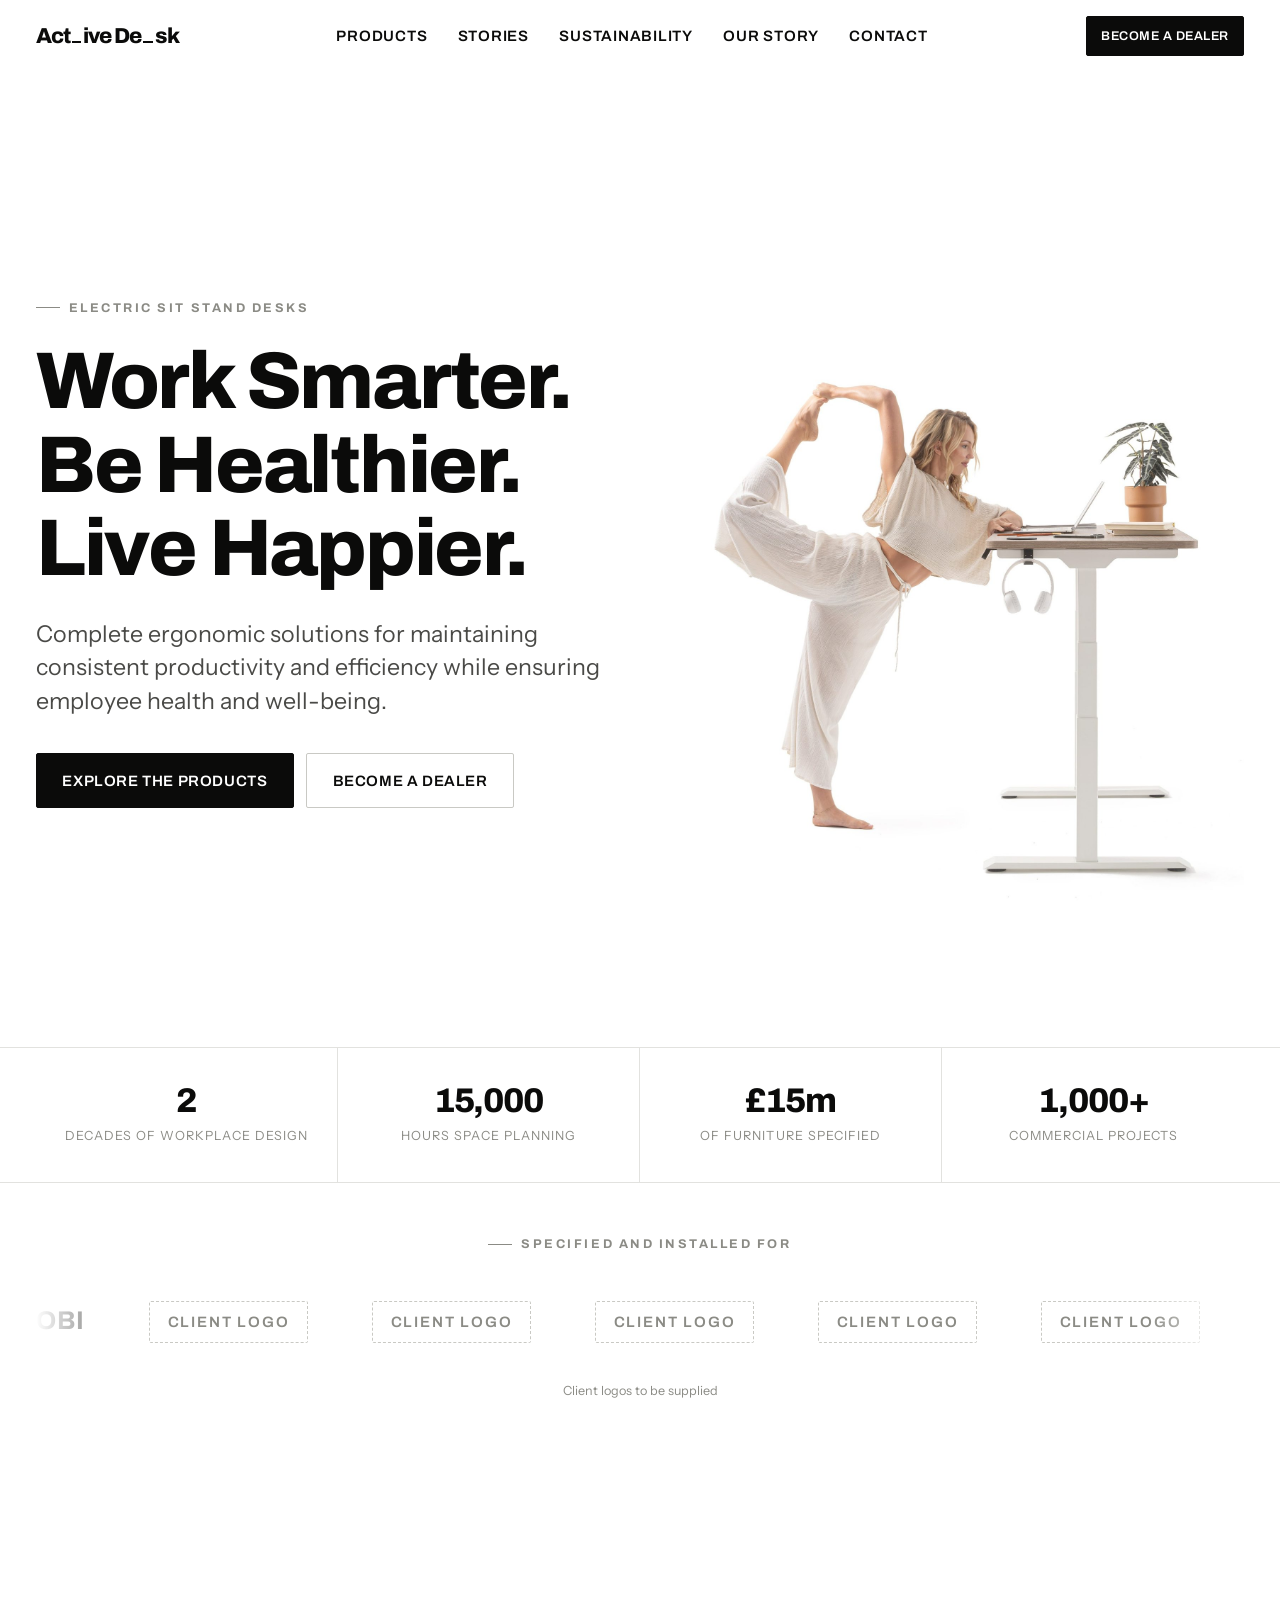
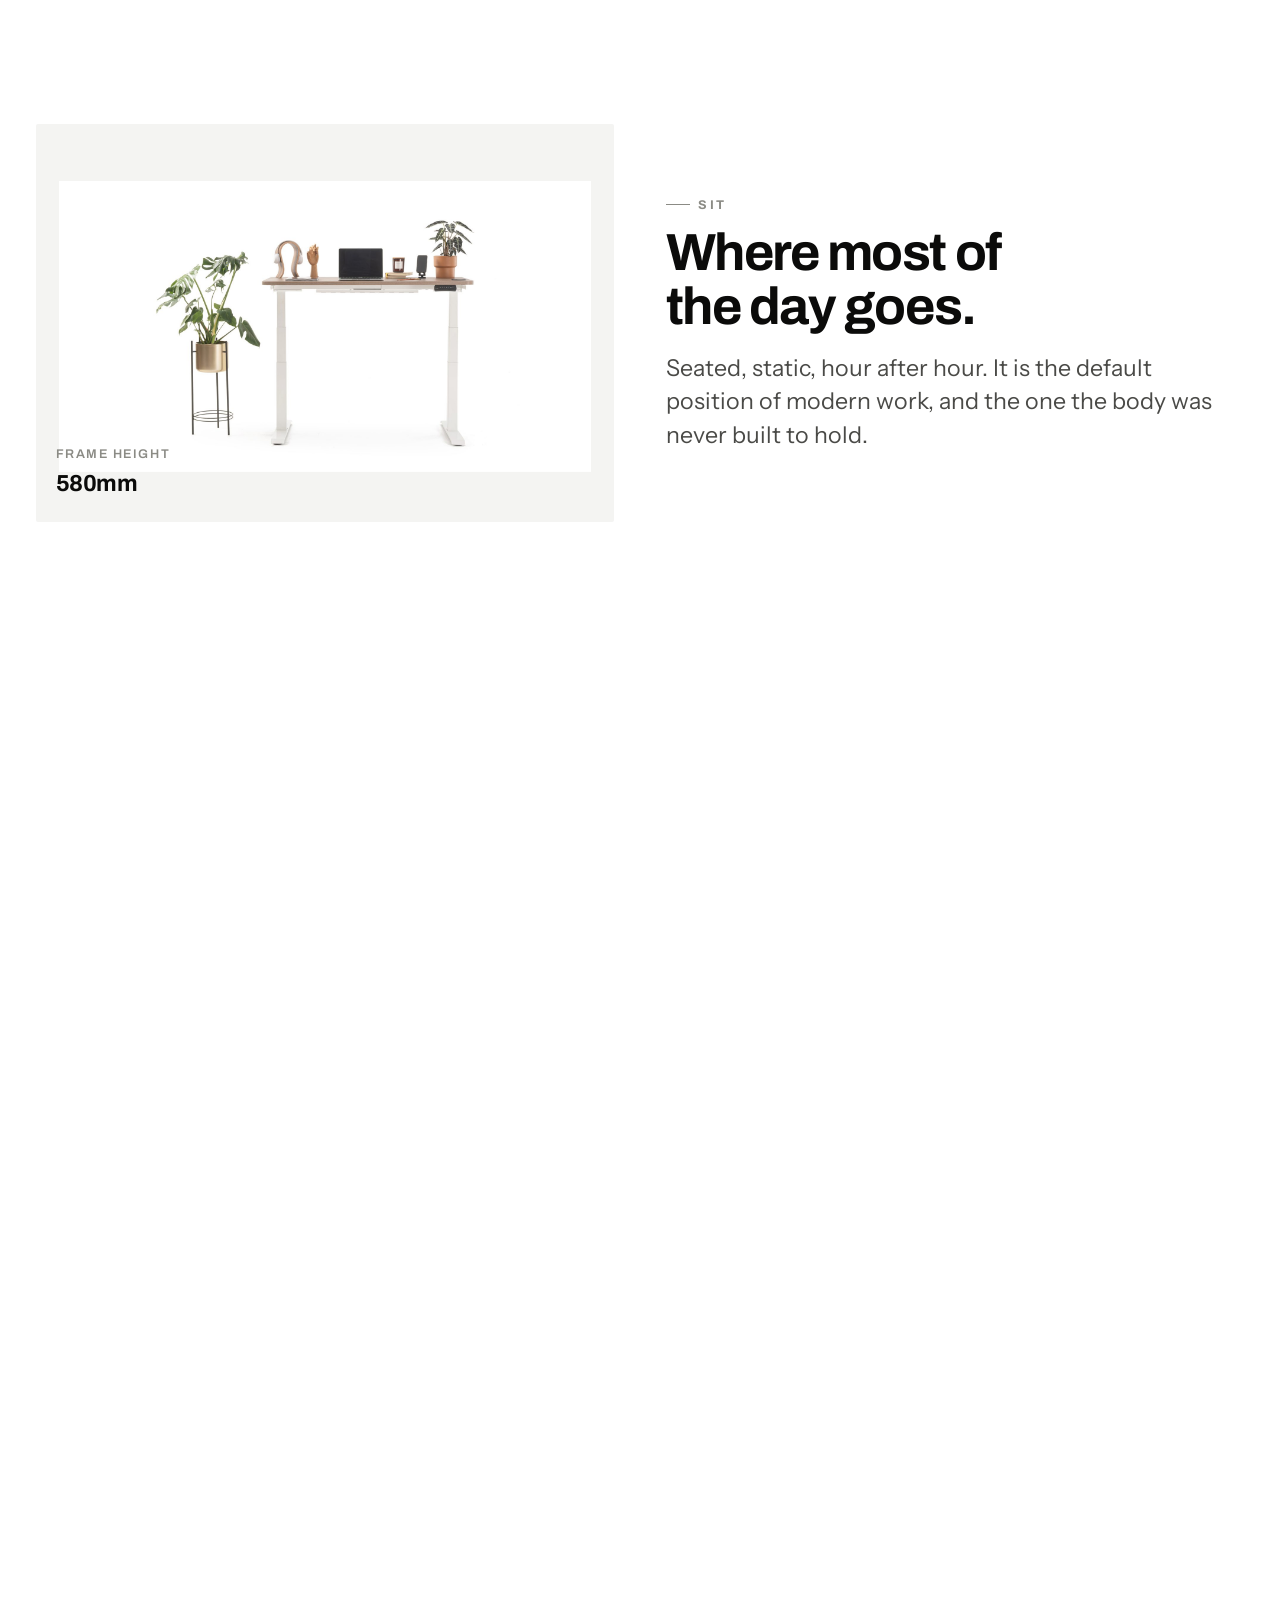
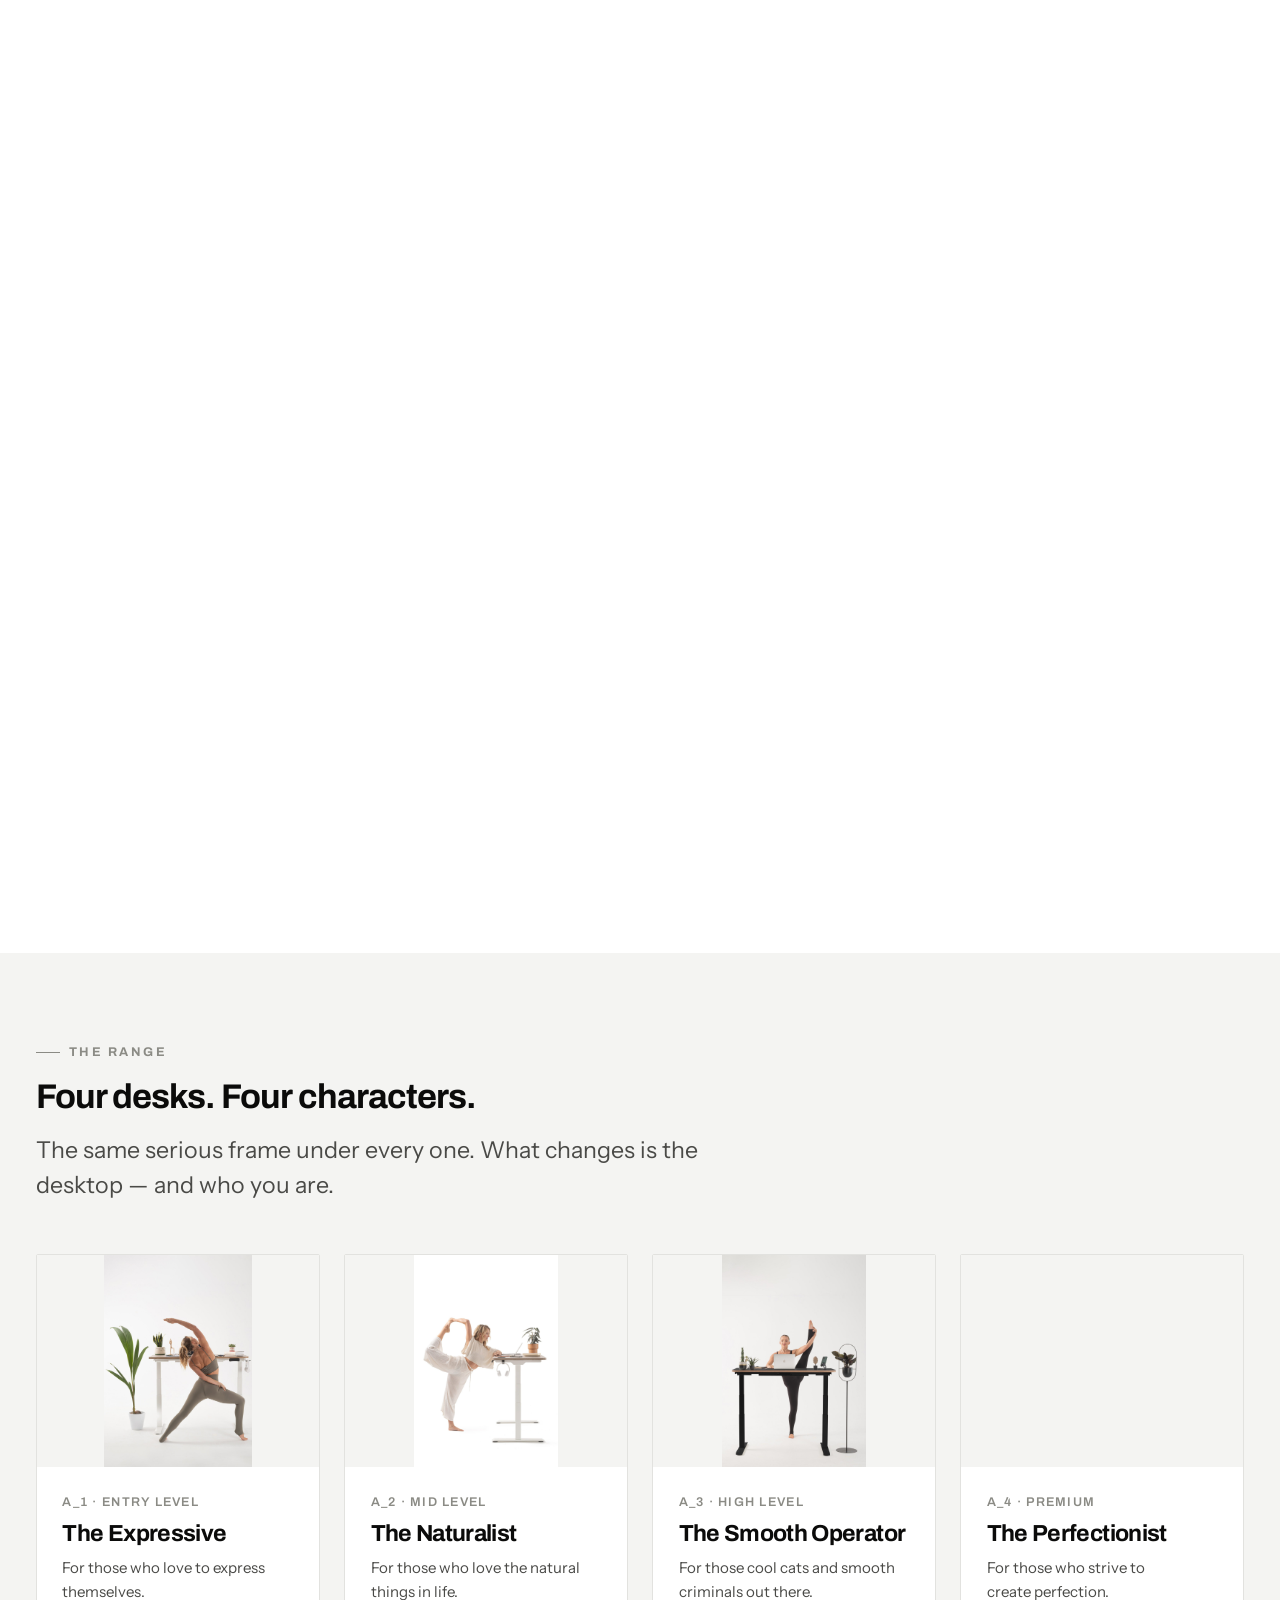
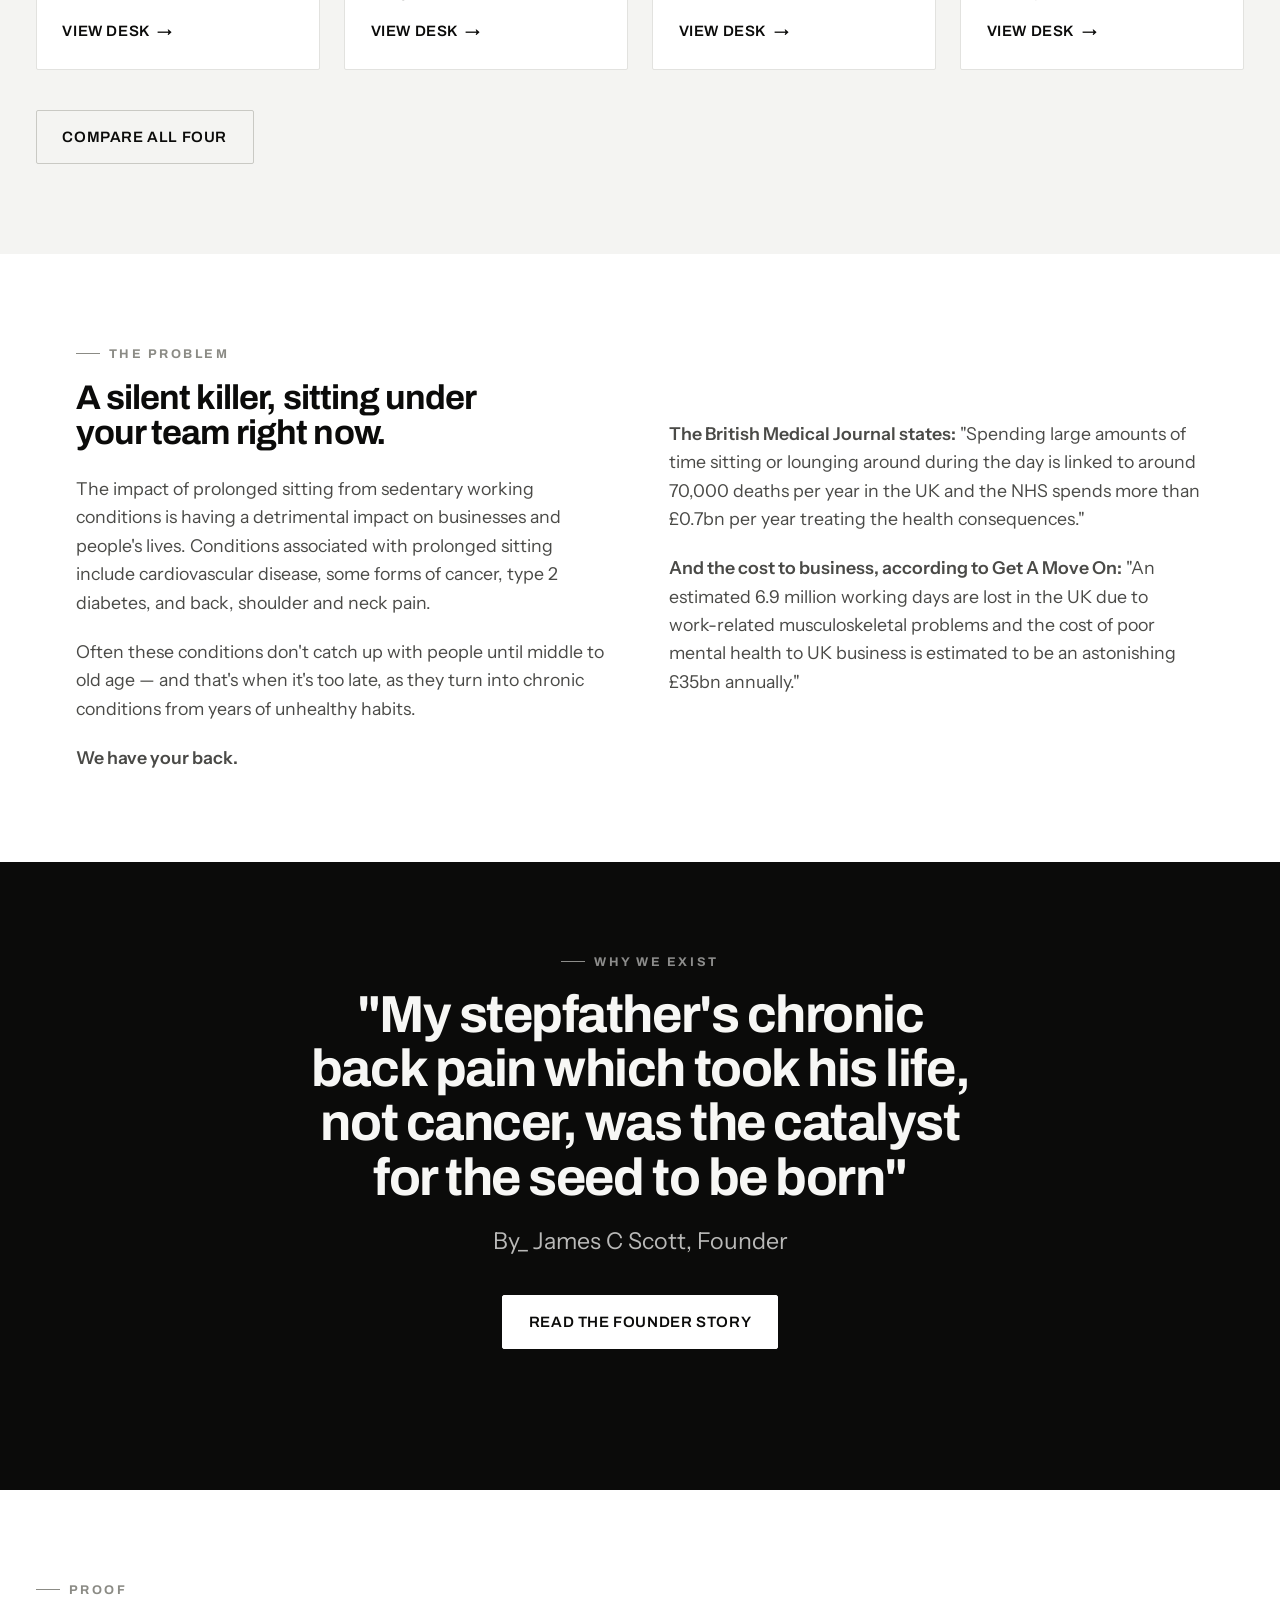
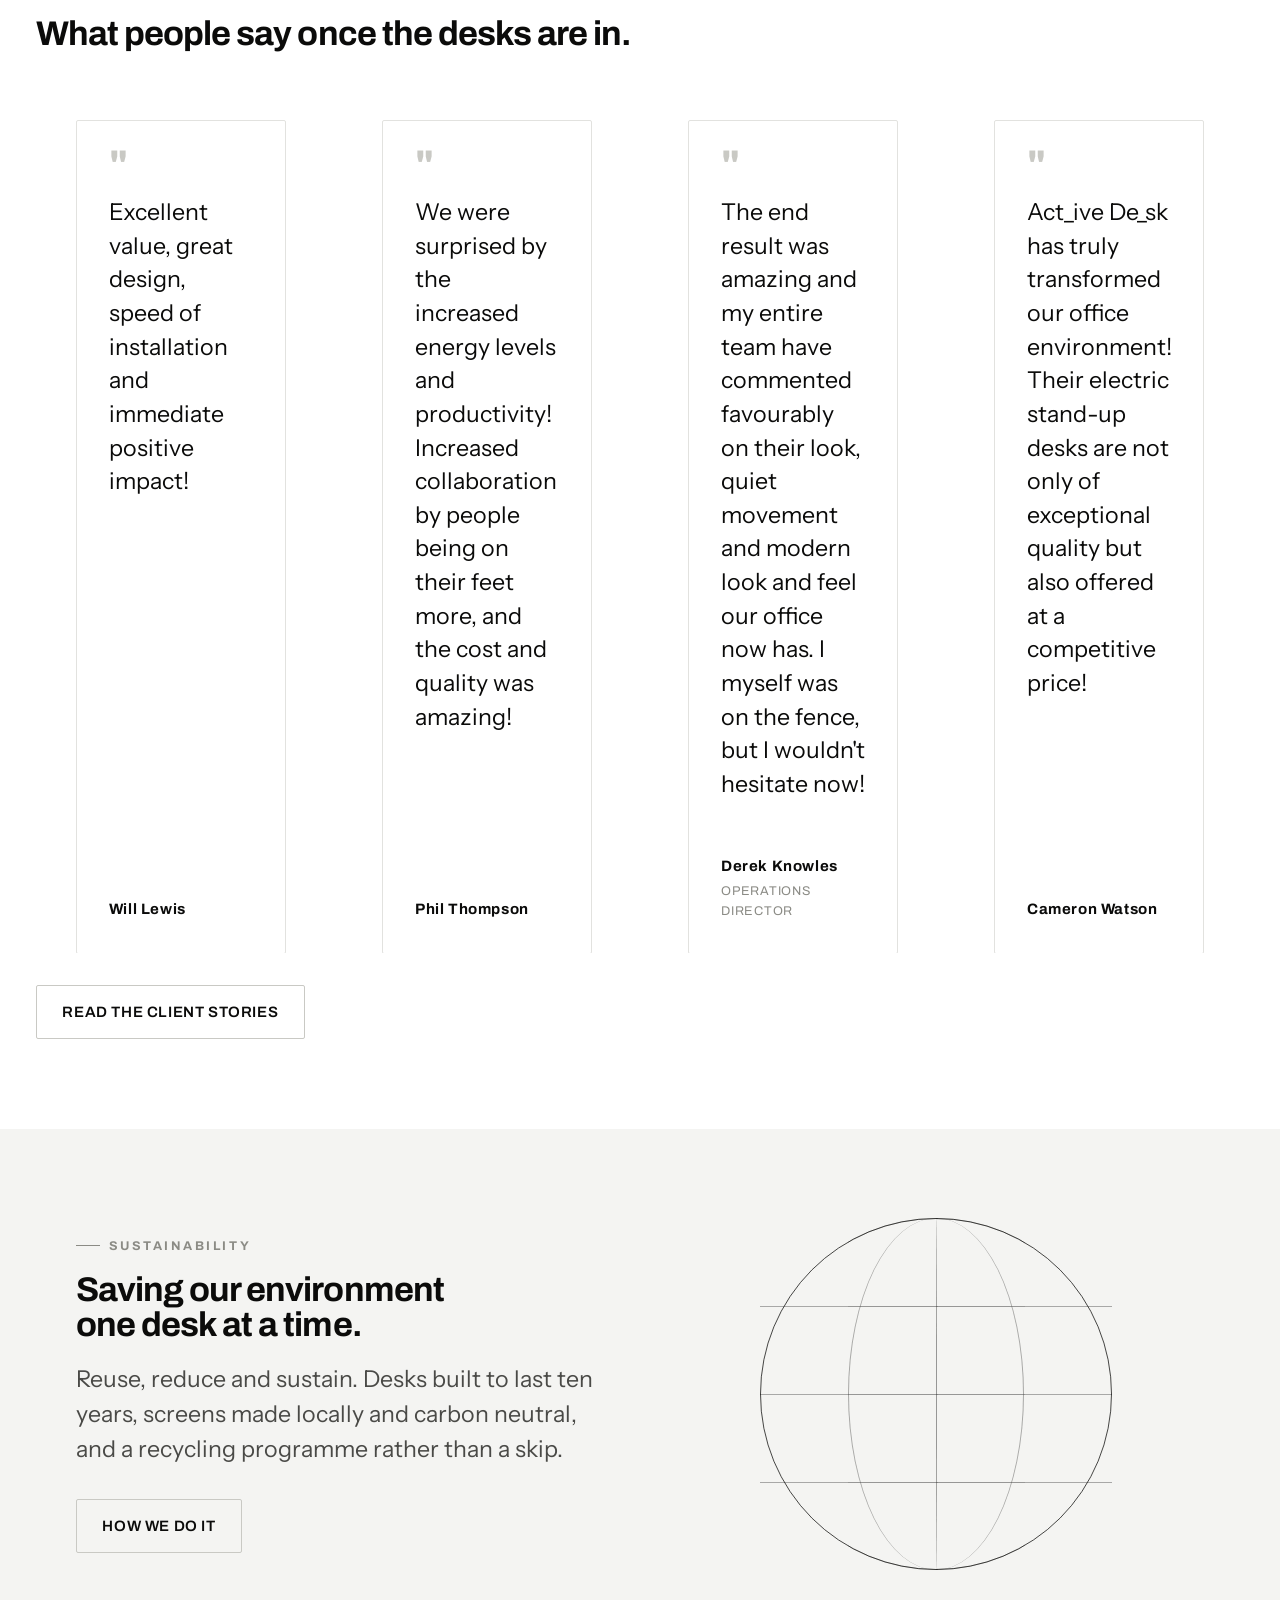
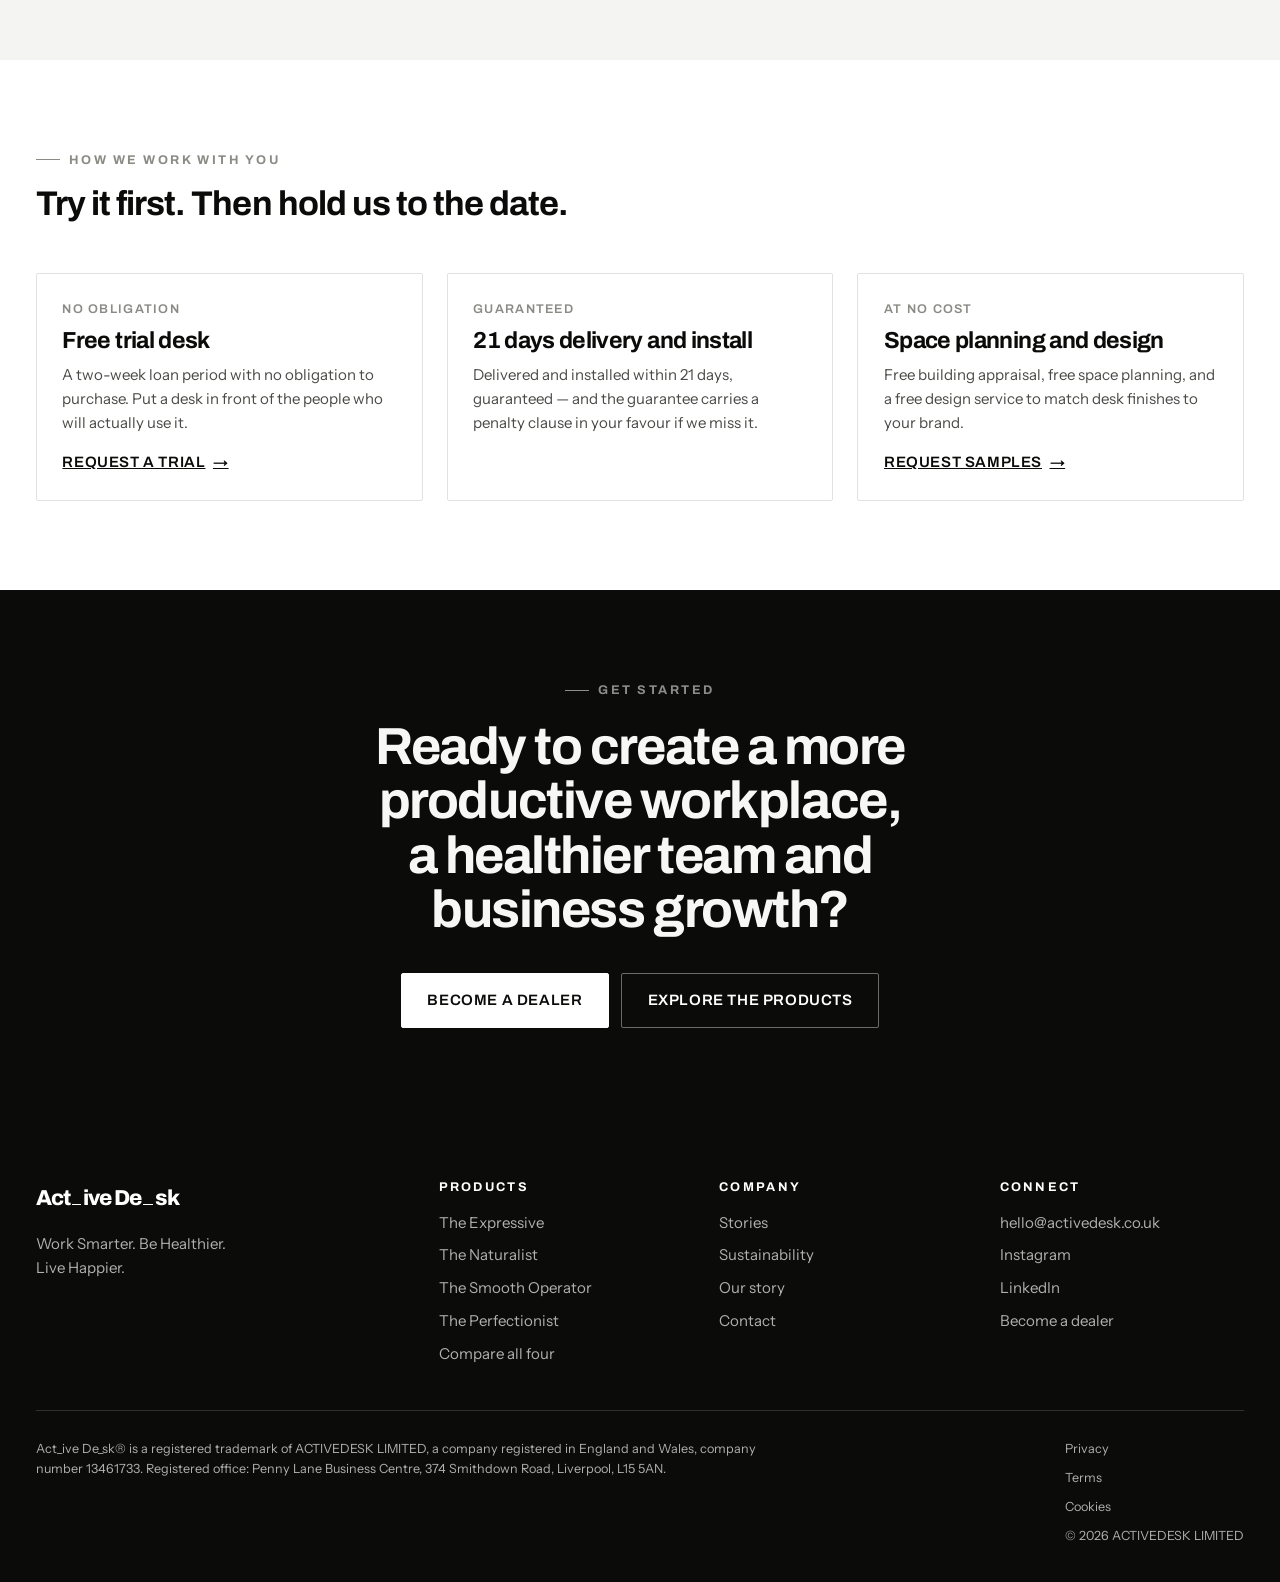
<file: index.html>
<!doctype html>
<html lang="en-GB">
<head>
<meta charset="utf-8">
<meta name="viewport" content="width=device-width, initial-scale=1">
<title>Act_ive De_sk® | Quality Affordable Sit Stand Desks</title>
<meta name="description" content="Electric sit stand desks for UK workplaces. Four desks, over 40 standard finishes, 21-day delivery and install guaranteed.">
<meta name="robots" content="noindex, nofollow">
<meta property="og:title" content="Act_ive De_sk® | Quality Affordable Sit Stand Desks">
<meta property="og:description" content="Electric sit stand desks for UK workplaces. Four desks, over 40 standard finishes, 21-day delivery and install guaranteed.">
<meta property="og:type" content="website">
<meta property="og:locale" content="en_GB">
<meta name="theme-color" content="#ffffff">
<link rel="icon" href="/favicon.svg" type="image/svg+xml">
<link rel="preconnect" href="https://fonts.googleapis.com">
<link rel="preconnect" href="https://fonts.gstatic.com" crossorigin>
<link rel="stylesheet" href="https://fonts.googleapis.com/css2?family=Archivo:wght@400;600;700;800&family=Instrument+Sans:wght@400;500;600&display=swap">
<link rel="stylesheet" href="/assets/css/site.css">
</head>
<body>
<a class="skip-link" href="#main">Skip to content</a>
<div class="progress" data-progress aria-hidden="true"></div>
<header class="nav" data-nav>
  <div class="shell shell--wide nav__inner">
    <a class="wordmark" href="/" aria-label="Act_ive De_sk home">Act<span class="wordmark__rule" aria-hidden="true"></span>ive De<span class="wordmark__rule" aria-hidden="true"></span>sk</a>
    <nav class="nav__links" aria-label="Primary"><a class="nav__link" href="/products">Products</a><a class="nav__link" href="/stories">Stories</a><a class="nav__link" href="/sustainability">Sustainability</a><a class="nav__link" href="/story">Our Story</a><a class="nav__link" href="/contact">Contact</a></nav>
    <div class="nav__actions">
      <a class="btn btn--sm nav__cta" href="/contact#dealer" data-event="dealer_enquiry">Become a dealer</a>
      <button class="menu-btn" type="button" data-menu aria-expanded="false" aria-controls="drawer" aria-label="Menu">
        <span></span><span></span><span></span>
      </button>
    </div>
  </div>
</header>
<div class="drawer" id="drawer" data-drawer>
  <a href="/products">Products</a>
  <div class="drawer__sub"><a href="/products/the-expressive">A_1 · The Expressive</a><a href="/products/the-naturalist">A_2 · The Naturalist</a><a href="/products/the-smooth-operator">A_3 · The Smooth Operator</a><a href="/products/the-perfectionist">A_4 · The Perfectionist</a></div>
  <a href="/stories">Stories</a><a href="/sustainability">Sustainability</a><a href="/story">Our Story</a><a href="/contact">Contact</a>
  <div class="drawer__foot"><a class="btn" href="/contact#dealer">Become a dealer</a></div>
</div>
<main id="main">
<section class="hero">
  <div class="shell shell--wide hero__grid">
    <div>
      <p class="eyebrow">Electric sit stand desks</p>
      <h1 class="hero__title"><span>Work Smarter.</span><span>Be Healthier.</span><span>Live Happier.</span></h1>
      <p class="hero__lede">Complete ergonomic solutions for maintaining consistent productivity and
        efficiency while ensuring employee health and well-being.</p>
      <div class="hero__actions">
        <a class="btn" href="/products">Explore the products</a>
        <a class="btn btn--ghost" href="/contact#dealer" data-event="dealer_enquiry">Become a dealer</a>
      </div>
    </div>
    <div class="hero__media"><img src="/assets/img/naturalist-lifestyle-02.jpg" alt="The Naturalist sit stand desk at standing height" class="" loading="eager" decoding="async"></div>
  </div>
</section>

<section class="trustbar"><div class="shell shell--wide"><div class="trustbar__grid"><div class="trustbar__item"><p class="trustbar__num" data-count-text="2">2</p><p class="trustbar__label">decades of workplace design</p></div><div class="trustbar__item"><p class="trustbar__num" data-count-text="15,000">15,000</p><p class="trustbar__label">hours space planning</p></div><div class="trustbar__item"><p class="trustbar__num" data-count-text="£15m">£15m</p><p class="trustbar__label">of furniture specified</p></div><div class="trustbar__item"><p class="trustbar__num" data-count-text="1,000+">1,000+</p><p class="trustbar__label">commercial projects</p></div></div></div></section>

<section class="section section--tight">
  <div class="shell shell--wide">
    <p class="eyebrow eyebrow--centre" style="margin-bottom:0.5rem">Specified and installed for</p>
    <div class="marquee"><div class="marquee__track"><span class="logo-chip">OBI</span><span class="logo-chip logo-chip--placeholder">Client logo</span><span class="logo-chip logo-chip--placeholder">Client logo</span><span class="logo-chip logo-chip--placeholder">Client logo</span><span class="logo-chip logo-chip--placeholder">Client logo</span><span class="logo-chip logo-chip--placeholder">Client logo</span><span class="logo-chip logo-chip--placeholder">Client logo</span><span class="logo-chip">OBI</span><span class="logo-chip logo-chip--placeholder">Client logo</span><span class="logo-chip logo-chip--placeholder">Client logo</span><span class="logo-chip logo-chip--placeholder">Client logo</span><span class="logo-chip logo-chip--placeholder">Client logo</span><span class="logo-chip logo-chip--placeholder">Client logo</span><span class="logo-chip logo-chip--placeholder">Client logo</span></div></div>
    <p style="text-align:center;color:var(--ink-3);font-size:var(--step--2)">Client logos to be supplied</p>
  </div>
</section>

<section class="rise" data-rise>
  <div class="rise__track" data-rise-track>
    <div class="rise__pin">
      <div class="shell shell--wide rise__grid">
        <div class="rise__stack">
          <img src="/assets/img/gallery-04.jpg" alt="The Naturalist sit stand desk raised to standing height" class="" loading="lazy" decoding="async">
          <p class="rise__readout" data-height><span>Frame height</span>580mm</p>
        </div>
        <div class="rise__stages" data-rise-stages>
          <div class="rise__stage is-current" data-stage="0">
            <p class="eyebrow">Sit</p>
            <h2 class="rise__title">Where most of the day goes.</h2>
            <p class="rise__copy">Seated, static, hour after hour. It is the default position of
              modern work, and the one the body was never built to hold.</p>
          </div>
          <div class="rise__stage" data-stage="1">
            <p class="eyebrow">Transition</p>
            <h2 class="rise__title">Dual motor. Quiet as a mouse.</h2>
            <p class="rise__copy">38mm per second, under 50 decibels, with three programmable
              presets — so you change position without breaking your thought, or your colleague's.</p>
          </div>
          <div class="rise__stage" data-stage="2">
            <p class="eyebrow">Stand</p>
            <h2 class="rise__title">Get Up Stand Up, Stand up for your life!</h2>
            <p class="rise__copy">580 to 1230 millimetres of travel, rated for 10,000 cycles at full
              load and warranted for ten years. Built for the habit, not the novelty.</p>
          </div>
        </div>
      </div>
    </div>
  </div>
</section>

<section class="section section--ash">
  <div class="shell shell--wide">
    <div class="section__head reveal"><p class="eyebrow">The range</p>
      <h2 class="section__title">Four desks. Four characters.</h2>
      <p class="section__lede">The same serious frame under every one. What changes is the desktop —
        and who you are.</p>
    </div>
    <div class="cards cards--4 reveal-group"><a class="card" href="/products/the-expressive" data-event="tier_view">
  <div class="card__media"><img src="/assets/img/expressive-lifestyle-01.jpg" alt="The Expressive electric sit stand desk" class="" loading="lazy" decoding="async"></div>
  <div class="card__body">
    <p class="card__meta">A_1 · Entry level</p>
    <h3 class="card__title">The Expressive</h3>
    <p class="card__text">For those who love to express themselves.</p>
    <span class="card__more">View desk</span>
  </div>
</a><a class="card" href="/products/the-naturalist" data-event="tier_view">
  <div class="card__media"><img src="/assets/img/naturalist-lifestyle-02.jpg" alt="The Naturalist electric sit stand desk" class="" loading="lazy" decoding="async"></div>
  <div class="card__body">
    <p class="card__meta">A_2 · Mid level</p>
    <h3 class="card__title">The Naturalist</h3>
    <p class="card__text">For those who love the natural things in life.</p>
    <span class="card__more">View desk</span>
  </div>
</a><a class="card" href="/products/the-smooth-operator" data-event="tier_view">
  <div class="card__media"><img src="/assets/img/smooth-operator-lifestyle-01.jpg" alt="The Smooth Operator electric sit stand desk" class="" loading="lazy" decoding="async"></div>
  <div class="card__body">
    <p class="card__meta">A_3 · High level</p>
    <h3 class="card__title">The Smooth Operator</h3>
    <p class="card__text">For those cool cats and smooth criminals out there.</p>
    <span class="card__more">View desk</span>
  </div>
</a><a class="card" href="/products/the-perfectionist" data-event="tier_view">
  <div class="card__media"><img src="/assets/img/perfectionist-lifestyle-01.jpg" alt="The Perfectionist electric sit stand desk" class="" loading="lazy" decoding="async"></div>
  <div class="card__body">
    <p class="card__meta">A_4 · Premium</p>
    <h3 class="card__title">The Perfectionist</h3>
    <p class="card__text">For those who strive to create perfection.</p>
    <span class="card__more">View desk</span>
  </div>
</a></div>
    <p style="margin-top:2.5rem" class="reveal"><a class="btn btn--ghost" href="/products">Compare all four</a></p>
  </div>
</section>

<section class="section">
  <div class="shell">
    <div class="split">
      <div class="reveal">
        <p class="eyebrow">The problem</p>
        <h2 class="section__title">A silent killer, sitting under your team right now.</h2>
        <div class="prose" style="margin-top:1.5rem">
          <p>The impact of prolonged sitting from sedentary working conditions is having a
            detrimental impact on businesses and people's lives. Conditions associated with
            prolonged sitting include cardiovascular disease, some forms of cancer, type 2 diabetes,
            and back, shoulder and neck pain.</p>
          <p>Often these conditions don't catch up with people until middle to old age — and that's
            when it's too late, as they turn into chronic conditions from years of unhealthy habits.</p>
          <p><strong>We have your back.</strong></p>
        </div>
      </div>
      <div class="prose reveal">
        <p><strong>The British Medical Journal states:</strong> "Spending large amounts of time
          sitting or lounging around during the day is linked to around 70,000 deaths per year in
          the UK and the NHS spends more than £0.7bn per year treating the health consequences."</p>
        <p><strong>And the cost to business, according to Get A Move On:</strong> "An estimated 6.9
          million working days are lost in the UK due to work-related musculoskeletal problems and
          the cost of poor mental health to UK business is estimated to be an astonishing £35bn
          annually."</p>
      </div>
    </div>
  </div>
</section>

<section class="section section--ink">
  <div class="shell">
    <div class="section__head section__head--centre reveal">
      <p class="eyebrow eyebrow--centre">Why we exist</p>
      <h2 class="section__title" style="font-size:var(--step-3)">"My stepfather's chronic back pain
        which took his life, not cancer, was the catalyst for the seed to be born"</h2>
      <p class="section__lede">By_ James C Scott, Founder</p>
      <p style="margin-top:2.25rem"><a class="btn btn--invert" href="/story">Read the founder story</a></p>
    </div>
  </div>
</section>

<section class="section">
  <div class="shell shell--wide">
    <div class="section__head reveal"><p class="eyebrow">Proof</p>
      <h2 class="section__title">What people say once the desks are in.</h2></div>
    <div class="reveal"><div class="rail"><figure class="quote"><p class="quote__mark" aria-hidden="true">"</p><blockquote>Excellent value, great design, speed of installation and immediate positive impact!</blockquote><figcaption>Will Lewis</figcaption></figure><figure class="quote"><p class="quote__mark" aria-hidden="true">"</p><blockquote>We were surprised by the increased energy levels and productivity! Increased collaboration by people being on their feet more, and the cost and quality was amazing!</blockquote><figcaption>Phil Thompson</figcaption></figure><figure class="quote"><p class="quote__mark" aria-hidden="true">"</p><blockquote>The end result was amazing and my entire team have commented favourably on their look, quiet movement and modern look and feel our office now has. I myself was on the fence, but I wouldn't hesitate now!</blockquote><figcaption>Derek Knowles<span>Operations Director</span></figcaption></figure><figure class="quote"><p class="quote__mark" aria-hidden="true">"</p><blockquote>Act_ive De_sk has truly transformed our office environment! Their electric stand-up desks are not only of exceptional quality but also offered at a competitive price!</blockquote><figcaption>Cameron Watson</figcaption></figure></div></div>
    <p style="margin-top:2rem" class="reveal"><a class="btn btn--ghost" href="/stories">Read the client stories</a></p>
  </div>
</section>

<section class="section section--ash">
  <div class="shell">
    <div class="split split--flip">
      <div class="split__media reveal">
        <div class="globe" aria-hidden="true">
          <div class="globe__spin">
            <div class="globe__ring"></div>
            <div class="globe__lat" style="top:25%"></div>
            <div class="globe__lat" style="top:50%"></div>
            <div class="globe__lat" style="top:75%"></div>
            <div class="globe__lon" style="width:0;left:50%"></div>
            <div class="globe__lon" style="width:50%;left:25%;border-right:1px solid currentColor;border-left:1px solid currentColor"></div>
          </div>
        </div>
      </div>
      <div class="reveal">
        <p class="eyebrow">Sustainability</p>
        <h2 class="section__title">Saving our environment one desk at a time.</h2>
        <p class="section__lede">Reuse, reduce and sustain. Desks built to last ten years, screens
          made locally and carbon neutral, and a recycling programme rather than a skip.</p>
        <p style="margin-top:2rem"><a class="btn btn--ghost" href="/sustainability">How we do it</a></p>
      </div>
    </div>
  </div>
</section>

<section class="section">
  <div class="shell shell--wide">
    <div class="section__head reveal"><p class="eyebrow">How we work with you</p>
      <h2 class="section__title">Try it first. Then hold us to the date.</h2></div>
    <div class="cards cards--3 reveal-group">
      <div class="card"><div class="card__body">
        <p class="card__meta">No obligation</p><h3 class="card__title">Free trial desk</h3>
        <p class="card__text">A two-week loan period with no obligation to purchase. Put a desk in
          front of the people who will actually use it.</p>
        <a class="card__more" href="/contact#trial" data-event="trial_request">Request a trial</a>
      </div></div>
      <div class="card"><div class="card__body">
        <p class="card__meta">Guaranteed</p><h3 class="card__title">21 days delivery and install</h3>
        <p class="card__text">Delivered and installed within 21 days, guaranteed — and the guarantee
          carries a penalty clause in your favour if we miss it.</p>
      </div></div>
      <div class="card"><div class="card__body">
        <p class="card__meta">At no cost</p><h3 class="card__title">Space planning and design</h3>
        <p class="card__text">Free building appraisal, free space planning, and a free design service
          to match desk finishes to your brand.</p>
        <a class="card__more" href="/contact#samples" data-event="sample_request">Request samples</a>
      </div></div>
    </div>
  </div>
</section>

<section class="section section--ink">
  <div class="shell cta reveal">
    <p class="eyebrow eyebrow--centre">Get started</p>
    <h2 class="cta__title" style="margin-top:1.25rem">Ready to create a more productive workplace, a healthier team and business growth?</h2>
    <div class="cta__actions">
      <a class="btn btn--invert" href="/contact#dealer" data-event="dealer_enquiry">Become a dealer</a>
      <a class="btn btn--ghost-invert" href="/products">Explore the products</a>
    </div>
  </div>
</section>
</main>
<footer class="footer">
  <div class="shell shell--wide">
    <div class="footer__grid">
      <div class="footer__brand">
        <span class="wordmark ">Act<span class="wordmark__rule" aria-hidden="true"></span>ive De<span class="wordmark__rule" aria-hidden="true"></span>sk</span>
        <p style="margin-top:1rem;max-width:24ch">Work Smarter. Be Healthier. Live Happier.</p>
      </div>
      <div><h2>Products</h2><ul><li><a href="/products/the-expressive">The Expressive</a></li><li><a href="/products/the-naturalist">The Naturalist</a></li><li><a href="/products/the-smooth-operator">The Smooth Operator</a></li><li><a href="/products/the-perfectionist">The Perfectionist</a></li><li><a href="/products">Compare all four</a></li></ul></div>
      <div><h2>Company</h2><ul>
        <li><a href="/stories">Stories</a></li>
        <li><a href="/sustainability">Sustainability</a></li>
        <li><a href="/story">Our story</a></li>
        <li><a href="/contact">Contact</a></li>
      </ul></div>
      <div><h2>Connect</h2><ul>
        <li><a href="mailto:hello@activedesk.co.uk">hello@activedesk.co.uk</a></li>
        <li><a href="https://www.instagram.com/activedesk.co.uk/" rel="noopener">Instagram</a></li>
        <li><a href="https://uk.linkedin.com/company/active-desk-ltd" rel="noopener">LinkedIn</a></li>
        <li><a href="/contact#dealer">Become a dealer</a></li>
      </ul></div>
    </div>
    <div class="footer__legal">
      <p class="footer__reg">Act_ive De_sk® is a registered trademark of ACTIVEDESK LIMITED, a company
        registered in England and Wales, company number 13461733. Registered office: Penny Lane Business Centre, 374 Smithdown Road, Liverpool, L15 5AN.</p>
      <ul class="footer__links">
        <li><a href="/privacy">Privacy</a></li>
        <li><a href="/terms">Terms</a></li>
        <li><a href="/cookies">Cookies</a></li>
        <li>&copy; <span data-year>2026</span> ACTIVEDESK LIMITED</li>
      </ul>
    </div>
  </div>
</footer>
<script src="/assets/js/site.js" defer></script>
</body>
</html>
</file>
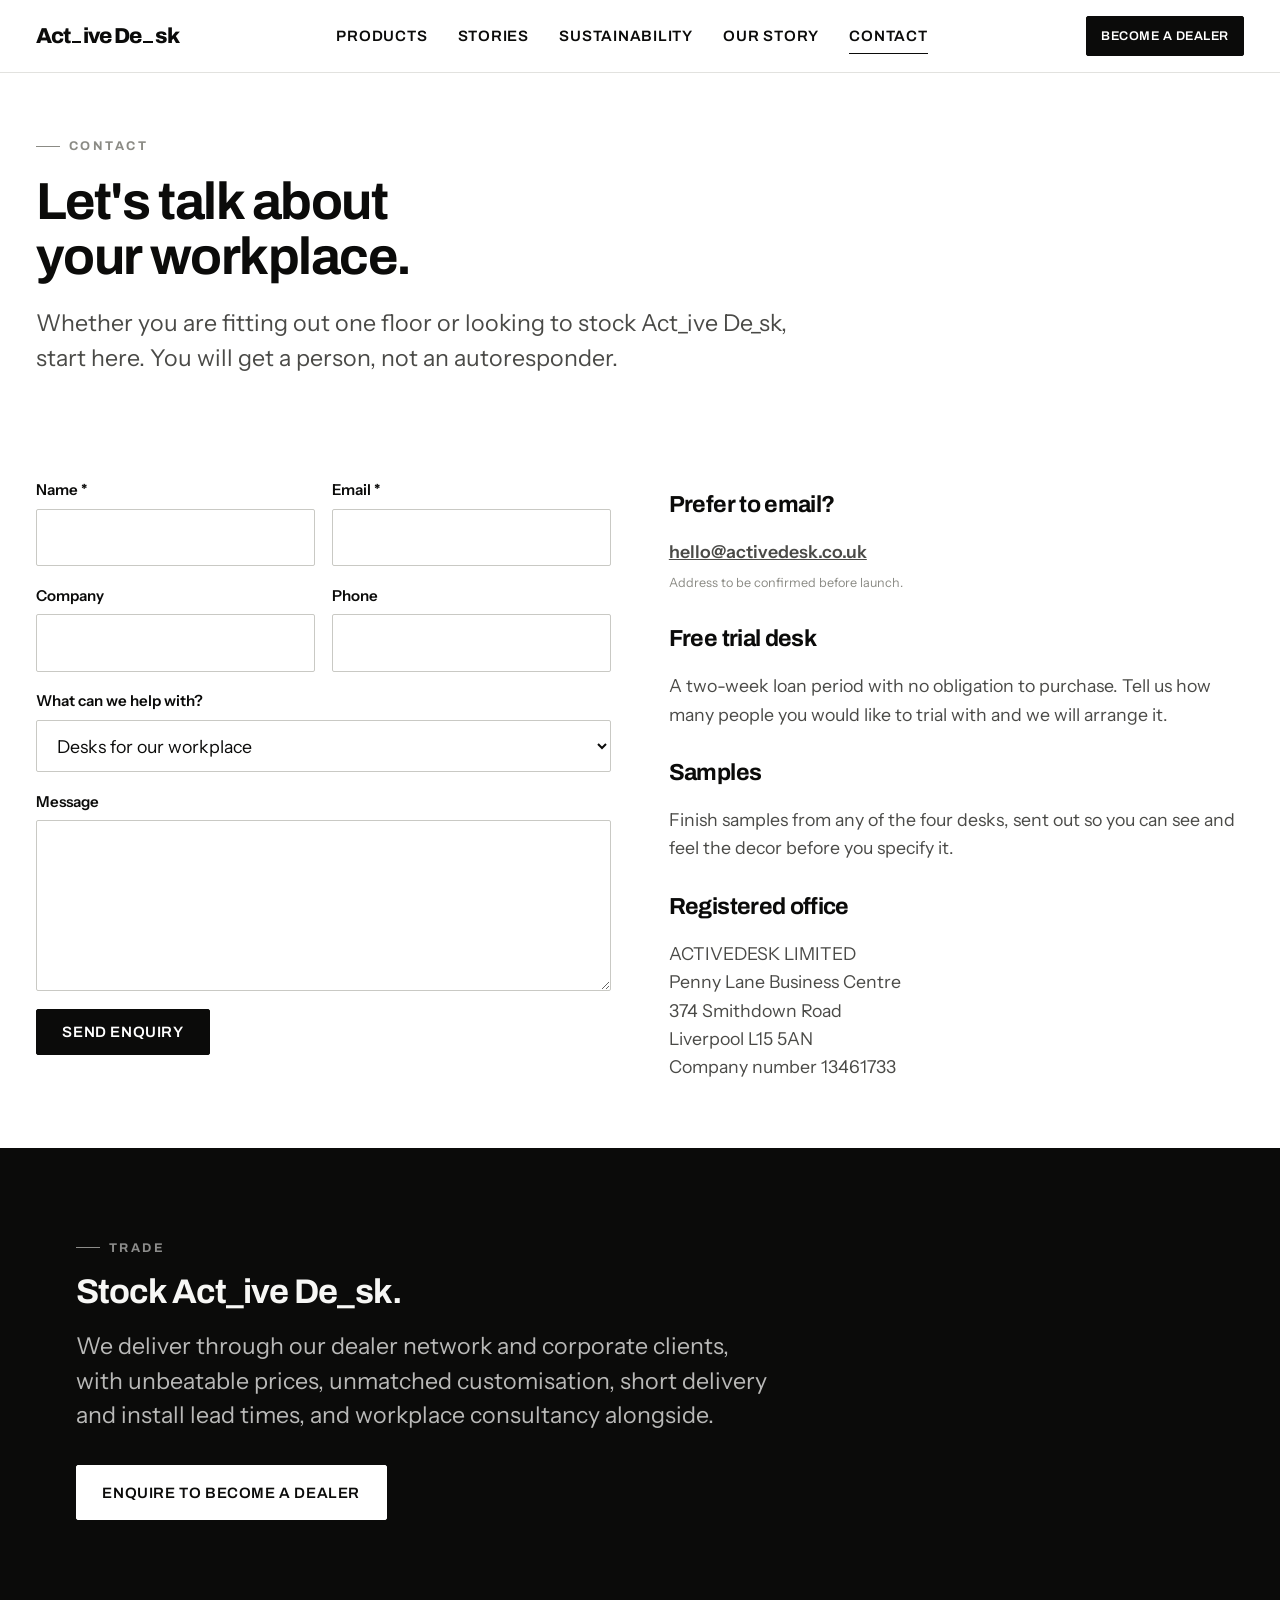
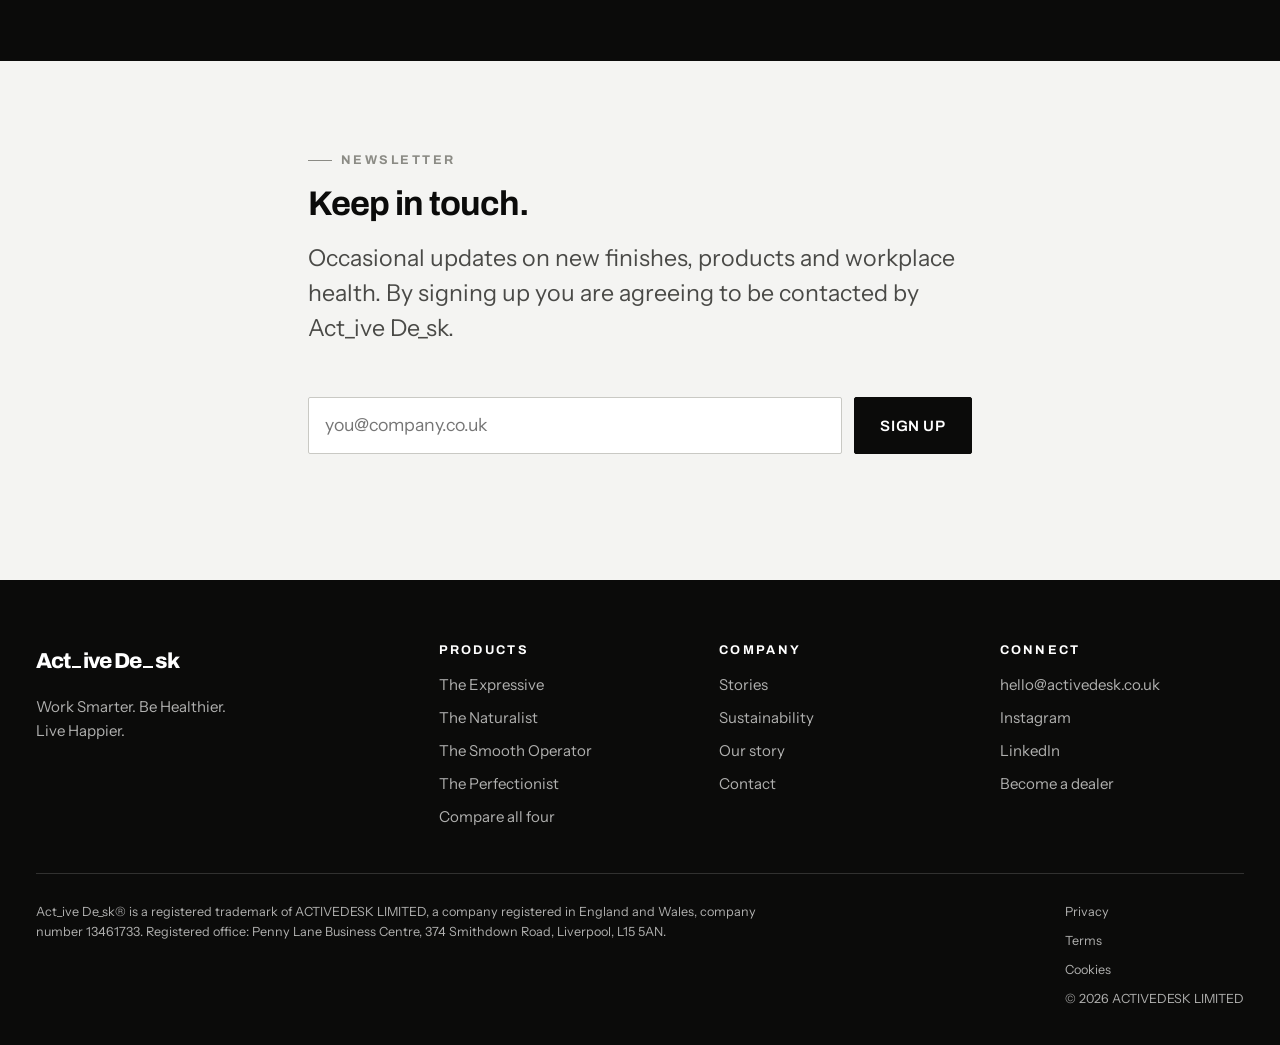
<file: contact.html>
<!doctype html>
<html lang="en-GB">
<head>
<meta charset="utf-8">
<meta name="viewport" content="width=device-width, initial-scale=1">
<title>Contact | Act_ive De_sk®</title>
<meta name="description" content="Talk to us about your workplace, request a free trial desk or samples, or enquire about becoming an Act_ive De_sk dealer.">
<meta name="robots" content="noindex, nofollow">
<meta property="og:title" content="Contact | Act_ive De_sk®">
<meta property="og:description" content="Talk to us about your workplace, request a free trial desk or samples, or enquire about becoming an Act_ive De_sk dealer.">
<meta property="og:type" content="website">
<meta property="og:locale" content="en_GB">
<meta name="theme-color" content="#ffffff">
<link rel="icon" href="/favicon.svg" type="image/svg+xml">
<link rel="preconnect" href="https://fonts.googleapis.com">
<link rel="preconnect" href="https://fonts.gstatic.com" crossorigin>
<link rel="stylesheet" href="https://fonts.googleapis.com/css2?family=Archivo:wght@400;600;700;800&family=Instrument+Sans:wght@400;500;600&display=swap">
<link rel="stylesheet" href="/assets/css/site.css">
</head>
<body>
<a class="skip-link" href="#main">Skip to content</a>
<div class="progress" data-progress aria-hidden="true"></div>
<header class="nav is-solid" data-nav>
  <div class="shell shell--wide nav__inner">
    <a class="wordmark" href="/" aria-label="Act_ive De_sk home">Act<span class="wordmark__rule" aria-hidden="true"></span>ive De<span class="wordmark__rule" aria-hidden="true"></span>sk</a>
    <nav class="nav__links" aria-label="Primary"><a class="nav__link" href="/products">Products</a><a class="nav__link" href="/stories">Stories</a><a class="nav__link" href="/sustainability">Sustainability</a><a class="nav__link" href="/story">Our Story</a><a class="nav__link" href="/contact" aria-current="page">Contact</a></nav>
    <div class="nav__actions">
      <a class="btn btn--sm nav__cta" href="/contact#dealer" data-event="dealer_enquiry">Become a dealer</a>
      <button class="menu-btn" type="button" data-menu aria-expanded="false" aria-controls="drawer" aria-label="Menu">
        <span></span><span></span><span></span>
      </button>
    </div>
  </div>
</header>
<div class="drawer" id="drawer" data-drawer>
  <a href="/products">Products</a>
  <div class="drawer__sub"><a href="/products/the-expressive">A_1 · The Expressive</a><a href="/products/the-naturalist">A_2 · The Naturalist</a><a href="/products/the-smooth-operator">A_3 · The Smooth Operator</a><a href="/products/the-perfectionist">A_4 · The Perfectionist</a></div>
  <a href="/stories">Stories</a><a href="/sustainability">Sustainability</a><a href="/story">Our Story</a><a href="/contact">Contact</a>
  <div class="drawer__foot"><a class="btn" href="/contact#dealer">Become a dealer</a></div>
</div>
<main id="main">
<section class="pagehead">
  <div class="shell shell--wide">
    <p class="eyebrow">Contact</p>
    <h1 class="pagehead__title">Let's talk about your workplace.</h1>
    <p class="pagehead__lede">Whether you are fitting out one floor or looking to stock Act_ive De_sk,
      start here. You will get a person, not an autoresponder.</p>
  </div>
</section>

<section class="section section--tight">
  <div class="shell shell--wide split">
    <form class="reveal" data-enquiry novalidate>
      <div class="form-grid form-grid--2">
        <p class="field"><label for="name">Name *</label>
          <input id="name" name="name" type="text" required autocomplete="name"></p>
        <p class="field"><label for="email">Email *</label>
          <input id="email" name="email" type="email" required autocomplete="email"></p>
        <p class="field"><label for="company">Company</label>
          <input id="company" name="company" type="text" autocomplete="organization"></p>
        <p class="field"><label for="phone">Phone</label>
          <input id="phone" name="phone" type="tel" autocomplete="tel"></p>
        <p class="field field--full"><label for="enquiry">What can we help with?</label>
          <select id="enquiry" name="enquiry">
            <option>Desks for our workplace</option>
            <option>Free trial desk (2 week loan)</option>
            <option>Finish samples</option>
            <option>Becoming a dealer</option>
            <option>Space planning or design service</option>
            <option>Something else</option>
          </select></p>
        <p class="field field--full"><label for="message">Message</label>
          <textarea id="message" name="message" rows="5"></textarea></p>
        <p class="field field--full" style="position:absolute;left:-9999px" aria-hidden="true">
          <label for="company-url">Leave empty</label>
          <input id="company-url" name="company-url" type="text" tabindex="-1" autocomplete="off"></p>
        <p class="field--full"><button class="btn" type="submit" data-event="enquiry_submit">Send enquiry</button></p>
        <p class="field--full form-status" data-form-status role="status" aria-live="polite"></p>
      </div>
    </form>
    <div class="prose reveal">
      <h2 style="font-size:var(--step-1)">Prefer to email?</h2>
      <p><a href="mailto:hello@activedesk.co.uk" style="font-weight:600">hello@activedesk.co.uk</a><br>
        <span style="font-size:var(--step--2);color:var(--ink-3)">Address to be confirmed before launch.</span></p>
      <h2 style="font-size:var(--step-1);margin-top:2rem" id="trial">Free trial desk</h2>
      <p>A two-week loan period with no obligation to purchase. Tell us how many people you would
        like to trial with and we will arrange it.</p>
      <h2 style="font-size:var(--step-1);margin-top:2rem" id="samples">Samples</h2>
      <p>Finish samples from any of the four desks, sent out so you can see and feel the decor before
        you specify it.</p>
      <h2 style="font-size:var(--step-1);margin-top:2rem">Registered office</h2>
      <p style="color:var(--ink-2)">ACTIVEDESK LIMITED<br>Penny Lane Business Centre<br>
        374 Smithdown Road<br>Liverpool L15 5AN<br>Company number 13461733</p>
    </div>
  </div>
</section>

<section class="section section--ink" id="dealer">
  <div class="shell">
    <div class="section__head reveal"><p class="eyebrow">Trade</p>
      <h2 class="section__title">Stock Act_ive De_sk.</h2>
      <p class="section__lede">We deliver through our dealer network and corporate clients, with
        unbeatable prices, unmatched customisation, short delivery and install lead times, and
        workplace consultancy alongside.</p>
      <p style="margin-top:2rem"><a class="btn btn--invert" href="mailto:hello@activedesk.co.uk?subject=Dealer%20enquiry" data-event="dealer_enquiry">Enquire to become a dealer</a></p>
    </div>
  </div>
</section>

<section class="section section--ash">
  <div class="shell shell--narrow">
    <div class="section__head reveal"><p class="eyebrow">Newsletter</p>
      <h2 class="section__title" style="font-size:var(--step-2)">Keep in touch.</h2>
      <p class="section__lede">Occasional updates on new finishes, products and workplace health. By
        signing up you are agreeing to be contacted by Act_ive De_sk.</p></div>
    <form class="reveal" data-newsletter novalidate style="display:flex;flex-wrap:wrap;gap:0.75rem">
      <label class="vh" for="newsletter-email">Email address</label>
      <input id="newsletter-email" name="email" type="email" required placeholder="you@company.co.uk"
        style="flex:1 1 16rem;padding:0.85rem 1rem;border:1px solid var(--line-strong);border-radius:var(--radius);font:inherit">
      <button class="btn" type="submit">Sign up</button>
      <p class="form-status" data-form-status role="status" aria-live="polite" style="flex:1 1 100%"></p>
    </form>
  </div>
</section>
</main>
<footer class="footer">
  <div class="shell shell--wide">
    <div class="footer__grid">
      <div class="footer__brand">
        <span class="wordmark ">Act<span class="wordmark__rule" aria-hidden="true"></span>ive De<span class="wordmark__rule" aria-hidden="true"></span>sk</span>
        <p style="margin-top:1rem;max-width:24ch">Work Smarter. Be Healthier. Live Happier.</p>
      </div>
      <div><h2>Products</h2><ul><li><a href="/products/the-expressive">The Expressive</a></li><li><a href="/products/the-naturalist">The Naturalist</a></li><li><a href="/products/the-smooth-operator">The Smooth Operator</a></li><li><a href="/products/the-perfectionist">The Perfectionist</a></li><li><a href="/products">Compare all four</a></li></ul></div>
      <div><h2>Company</h2><ul>
        <li><a href="/stories">Stories</a></li>
        <li><a href="/sustainability">Sustainability</a></li>
        <li><a href="/story">Our story</a></li>
        <li><a href="/contact">Contact</a></li>
      </ul></div>
      <div><h2>Connect</h2><ul>
        <li><a href="mailto:hello@activedesk.co.uk">hello@activedesk.co.uk</a></li>
        <li><a href="https://www.instagram.com/activedesk.co.uk/" rel="noopener">Instagram</a></li>
        <li><a href="https://uk.linkedin.com/company/active-desk-ltd" rel="noopener">LinkedIn</a></li>
        <li><a href="/contact#dealer">Become a dealer</a></li>
      </ul></div>
    </div>
    <div class="footer__legal">
      <p class="footer__reg">Act_ive De_sk® is a registered trademark of ACTIVEDESK LIMITED, a company
        registered in England and Wales, company number 13461733. Registered office: Penny Lane Business Centre, 374 Smithdown Road, Liverpool, L15 5AN.</p>
      <ul class="footer__links">
        <li><a href="/privacy">Privacy</a></li>
        <li><a href="/terms">Terms</a></li>
        <li><a href="/cookies">Cookies</a></li>
        <li>&copy; <span data-year>2026</span> ACTIVEDESK LIMITED</li>
      </ul>
    </div>
  </div>
</footer>
<script src="/assets/js/site.js" defer></script>
</body>
</html>
</file>
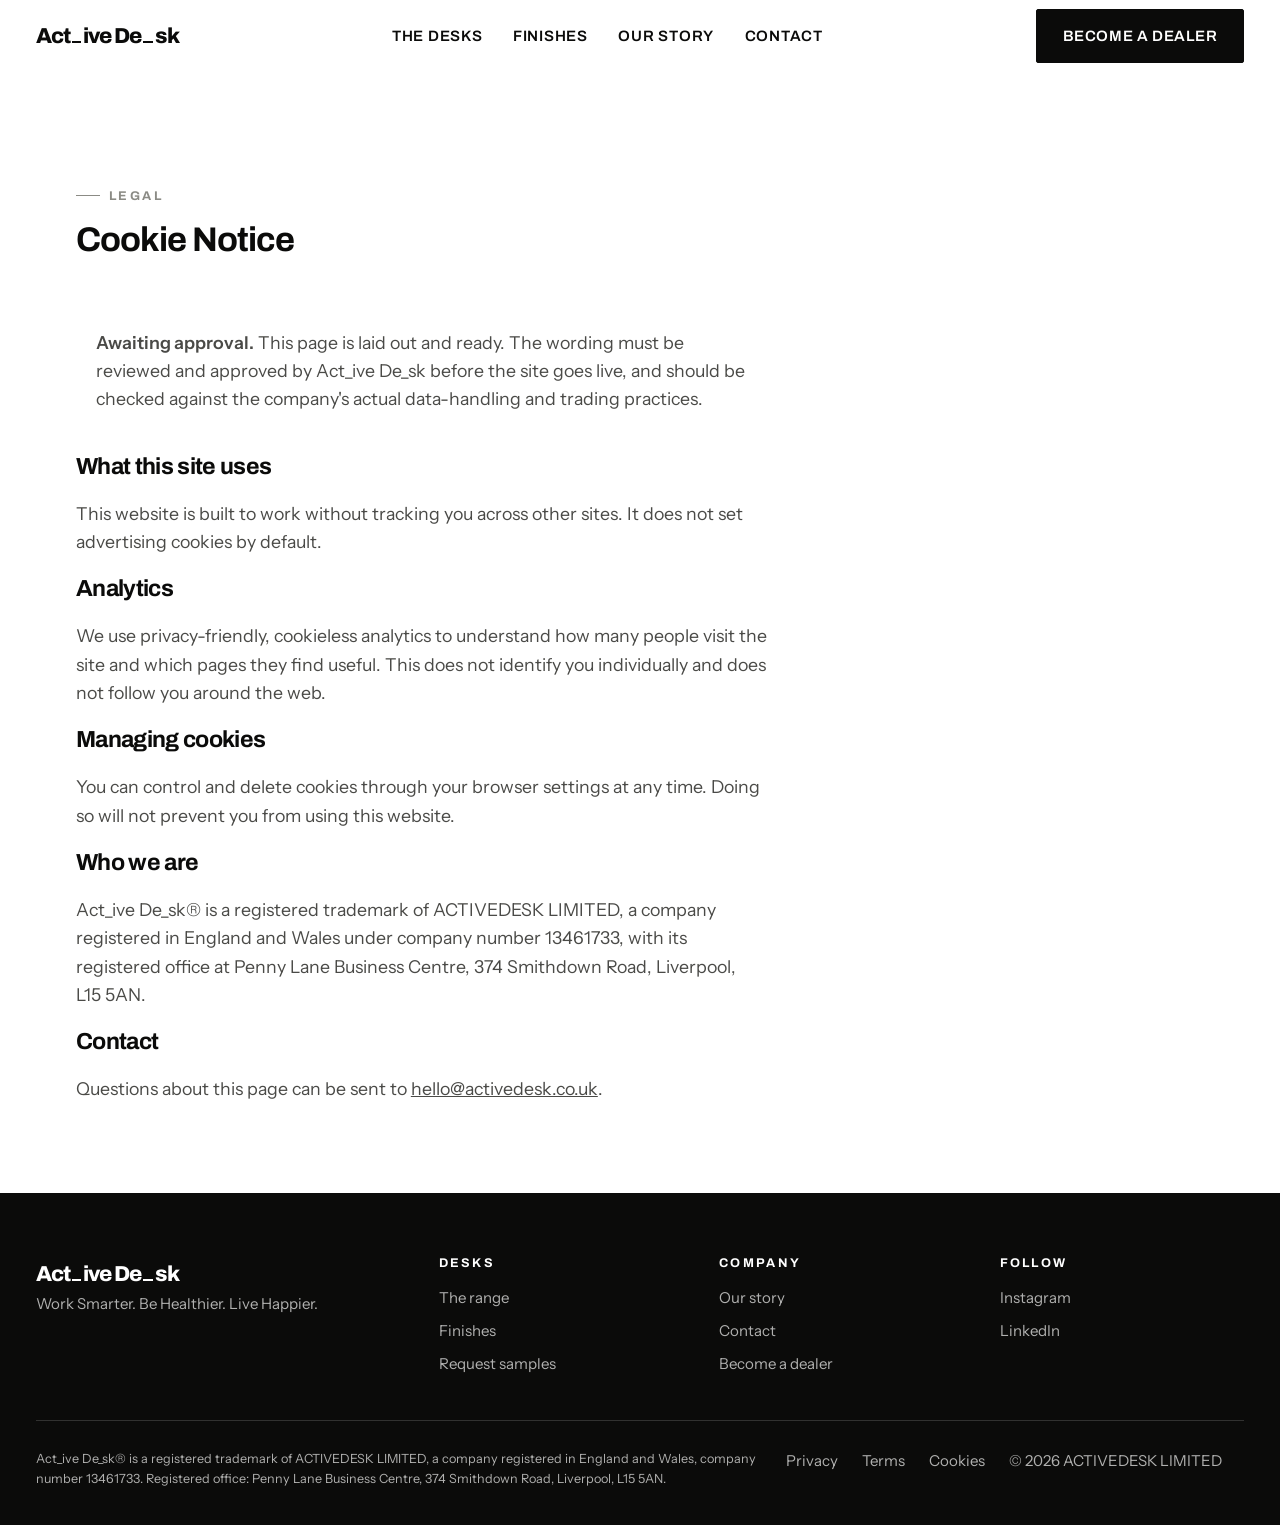
<file: cookies.html>
<!doctype html>
<html lang="en-GB">
<head>
<meta charset="utf-8">
<meta name="viewport" content="width=device-width, initial-scale=1">
<title>Cookies | Act_ive De_sk®</title>
<meta name="description" content="Cookie Notice for Act_ive De_sk, a trading name of ACTIVEDESK LIMITED.">
<meta name="robots" content="noindex, nofollow">
<meta property="og:title" content="Cookies | Act_ive De_sk®">
<meta property="og:description" content="Cookie Notice for Act_ive De_sk, a trading name of ACTIVEDESK LIMITED.">
<meta property="og:type" content="website">
<meta name="theme-color" content="#f5f1ea">
<link rel="icon" href="/favicon.svg" type="image/svg+xml">
<link rel="preconnect" href="https://fonts.googleapis.com">
<link rel="preconnect" href="https://fonts.gstatic.com" crossorigin>
<link rel="stylesheet" href="https://fonts.googleapis.com/css2?family=Archivo:wght@400;600;700;800&family=Instrument+Sans:wght@400;500;600&display=swap">
<link rel="stylesheet" href="/assets/css/site.css">
</head>
<body>
<a class="skip-link" href="#main">Skip to content</a>
<div class="progress" data-progress aria-hidden="true"></div>
<header class="nav is-scrolled" data-nav>
  <div class="shell shell--wide nav__inner">
    <a class="wordmark" href="/" aria-label="Act_ive De_sk home">
      Act<span class="wordmark__rule" aria-hidden="true"></span>ive
      De<span class="wordmark__rule" aria-hidden="true"></span>sk
    </a>
    <nav class="nav__links" aria-label="Primary">
      <a class="nav__link" href="/desks">The Desks</a>
      <a class="nav__link" href="/#finishes">Finishes</a>
      <a class="nav__link" href="/story">Our Story</a>
      <a class="nav__link" href="/contact">Contact</a>
    </nav>
    <a class="btn btn--primary nav__cta" href="/contact#dealer" data-event="dealer_enquiry">Become a Dealer</a>
  </div>
</header>
<main id="main" style="padding-top:6rem">
  <section class="section">
    <div class="shell">
      <div class="section__head reveal">
        <p class="eyebrow">Legal</p>
        <h1 class="section__title">Cookie Notice</h1>
      </div>
      <div class="prose reveal" style="max-width:var(--measure)">
        <p style="padding:1.25rem;background:var(--accent-wash);border-radius:var(--radius)">
          <strong>Awaiting approval.</strong> This page is laid out and ready. The wording must be
          reviewed and approved by Act_ive De_sk before the site goes live, and should be checked
          against the company's actual data-handling and trading practices.
        </p>
        <h2 style="font-size:var(--step-1)">What this site uses</h2>
        <p>This website is built to work without tracking you across other sites. It does not set advertising cookies by default.</p>
        <h2 style="font-size:var(--step-1)">Analytics</h2>
        <p>We use privacy-friendly, cookieless analytics to understand how many people visit the site and which pages they find useful. This does not identify you individually and does not follow you around the web.</p>
        <h2 style="font-size:var(--step-1)">Managing cookies</h2>
        <p>You can control and delete cookies through your browser settings at any time. Doing so will not prevent you from using this website.</p>
        <h2 style="font-size:var(--step-1)">Who we are</h2>
        <p>
          Act_ive De_sk® is a registered trademark of ACTIVEDESK LIMITED, a company registered in
          England and Wales under company number 13461733, with its registered office at Penny
          Lane Business Centre, 374 Smithdown Road, Liverpool, L15 5AN.
        </p>
        <h2 style="font-size:var(--step-1)">Contact</h2>
        <p>Questions about this page can be sent to <a href="mailto:hello@activedesk.co.uk">hello@activedesk.co.uk</a>.</p>
      </div>
    </div>
  </section>
</main>
<footer class="footer">
  <div class="shell shell--wide">
    <div class="footer__grid">
      <div class="footer__brand">
        <span class="wordmark">
          Act<span class="wordmark__rule" aria-hidden="true"></span>ive
          De<span class="wordmark__rule" aria-hidden="true"></span>sk
        </span>
        <p class="footer__tag">Work Smarter. Be Healthier. Live Happier.</p>
      </div>
      <div>
        <h2>Desks</h2>
        <ul>
          <li><a href="/desks">The range</a></li>
          <li><a href="/#finishes">Finishes</a></li>
          <li><a href="/contact#samples">Request samples</a></li>
        </ul>
      </div>
      <div>
        <h2>Company</h2>
        <ul>
          <li><a href="/story">Our story</a></li>
          <li><a href="/contact">Contact</a></li>
          <li><a href="/contact#dealer">Become a dealer</a></li>
        </ul>
      </div>
      <div>
        <h2>Follow</h2>
        <ul>
          <li><a href="https://www.instagram.com/activedesk.co.uk/" rel="noopener">Instagram</a></li>
          <li><a href="https://uk.linkedin.com/company/active-desk-ltd" rel="noopener">LinkedIn</a></li>
        </ul>
      </div>
    </div>
    <div class="footer__legal">
      <p class="footer__reg">
        Act_ive De_sk® is a registered trademark of ACTIVEDESK LIMITED, a company registered in
        England and Wales, company number 13461733. Registered office: Penny Lane Business
        Centre, 374 Smithdown Road, Liverpool, L15 5AN.
      </p>
      <ul style="display:flex;flex-wrap:wrap;gap:0.75rem 1.5rem;list-style:none;margin:0;padding:0">
        <li><a href="/privacy">Privacy</a></li>
        <li><a href="/terms">Terms</a></li>
        <li><a href="/cookies">Cookies</a></li>
        <li>&copy; <span data-year>2026</span> ACTIVEDESK LIMITED</li>
      </ul>
    </div>
  </div>
</footer>
<script src="/assets/js/site.js" defer></script>
</body>
</html>
</file>
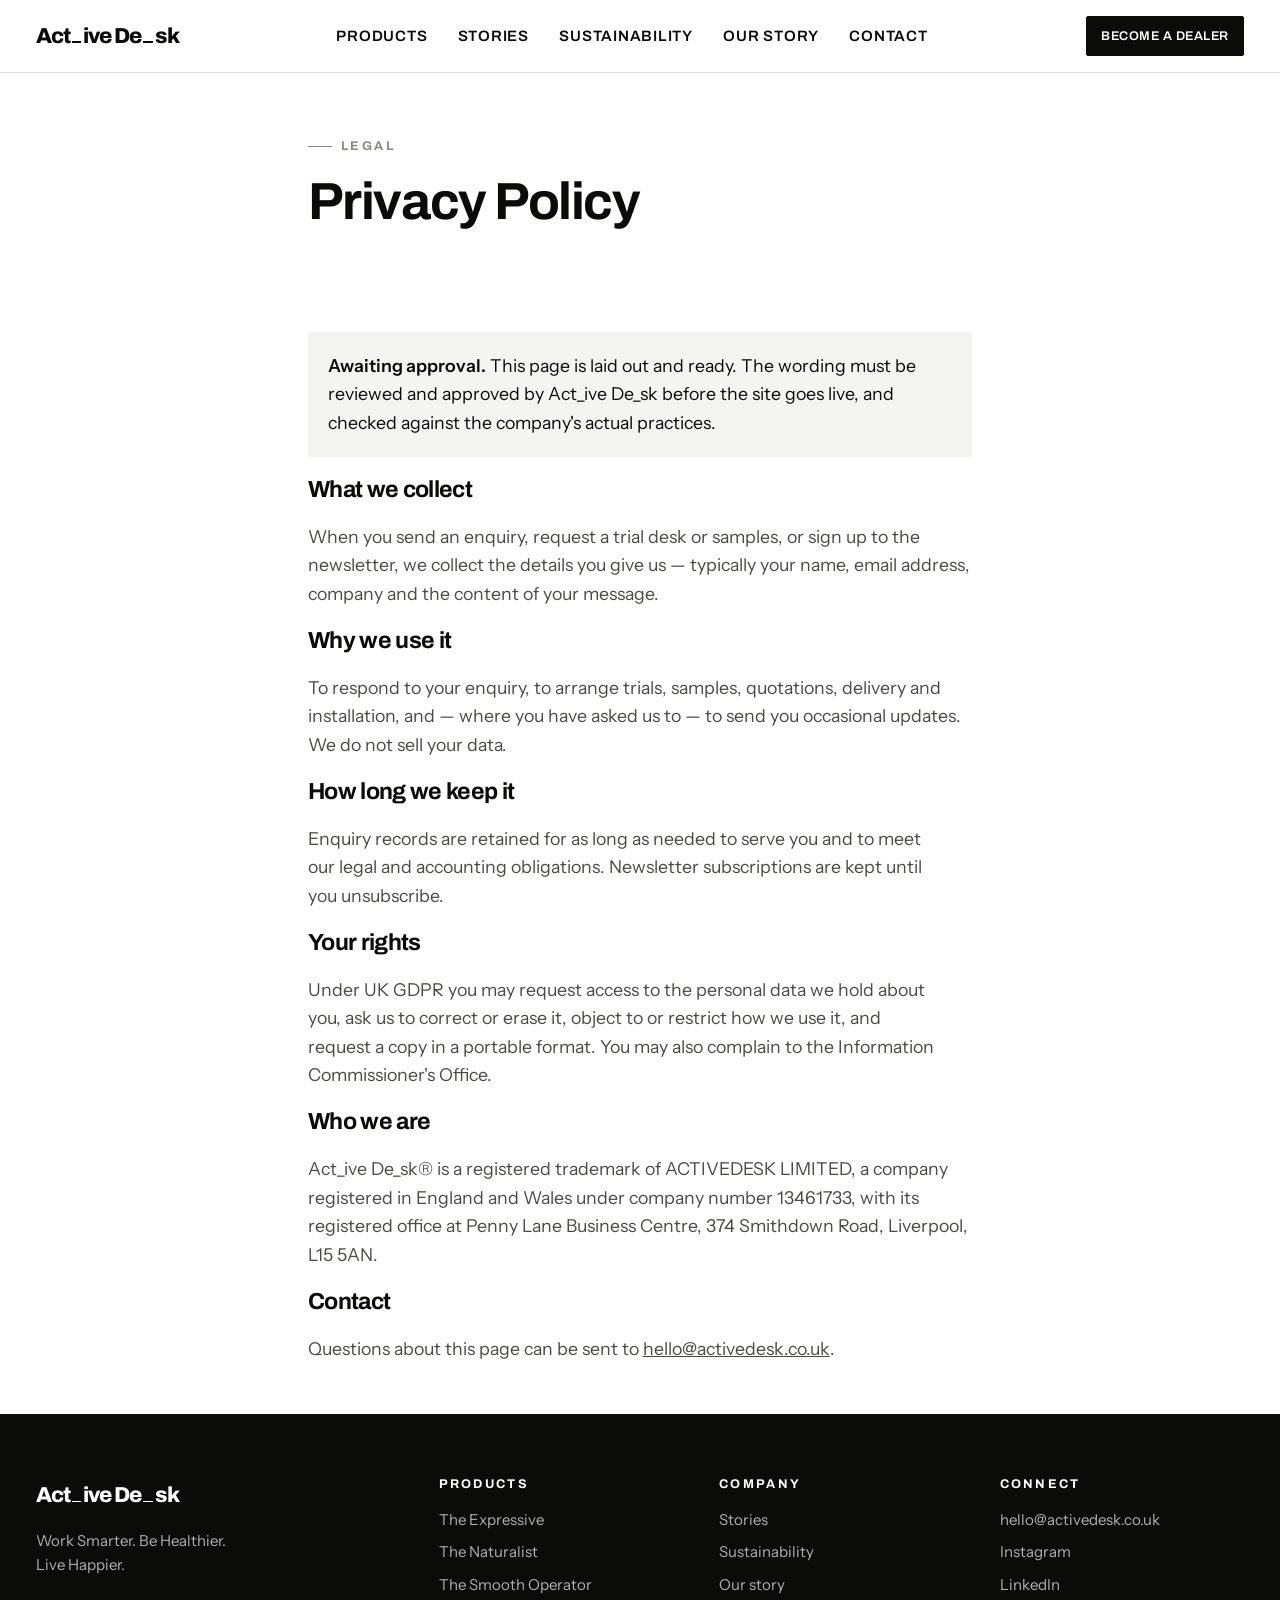
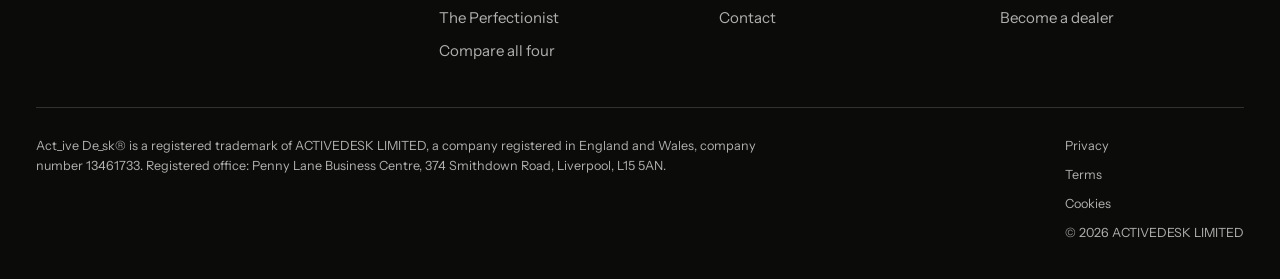
<file: privacy.html>
<!doctype html>
<html lang="en-GB">
<head>
<meta charset="utf-8">
<meta name="viewport" content="width=device-width, initial-scale=1">
<title>Privacy Policy | Act_ive De_sk®</title>
<meta name="description" content="Privacy Policy for Act_ive De_sk, a trading name of ACTIVEDESK LIMITED.">
<meta name="robots" content="noindex, nofollow">
<meta property="og:title" content="Privacy Policy | Act_ive De_sk®">
<meta property="og:description" content="Privacy Policy for Act_ive De_sk, a trading name of ACTIVEDESK LIMITED.">
<meta property="og:type" content="website">
<meta property="og:locale" content="en_GB">
<meta name="theme-color" content="#ffffff">
<link rel="icon" href="/favicon.svg" type="image/svg+xml">
<link rel="preconnect" href="https://fonts.googleapis.com">
<link rel="preconnect" href="https://fonts.gstatic.com" crossorigin>
<link rel="stylesheet" href="https://fonts.googleapis.com/css2?family=Archivo:wght@400;600;700;800&family=Instrument+Sans:wght@400;500;600&display=swap">
<link rel="stylesheet" href="/assets/css/site.css">
</head>
<body>
<a class="skip-link" href="#main">Skip to content</a>
<div class="progress" data-progress aria-hidden="true"></div>
<header class="nav is-solid" data-nav>
  <div class="shell shell--wide nav__inner">
    <a class="wordmark" href="/" aria-label="Act_ive De_sk home">Act<span class="wordmark__rule" aria-hidden="true"></span>ive De<span class="wordmark__rule" aria-hidden="true"></span>sk</a>
    <nav class="nav__links" aria-label="Primary"><a class="nav__link" href="/products">Products</a><a class="nav__link" href="/stories">Stories</a><a class="nav__link" href="/sustainability">Sustainability</a><a class="nav__link" href="/story">Our Story</a><a class="nav__link" href="/contact">Contact</a></nav>
    <div class="nav__actions">
      <a class="btn btn--sm nav__cta" href="/contact#dealer" data-event="dealer_enquiry">Become a dealer</a>
      <button class="menu-btn" type="button" data-menu aria-expanded="false" aria-controls="drawer" aria-label="Menu">
        <span></span><span></span><span></span>
      </button>
    </div>
  </div>
</header>
<div class="drawer" id="drawer" data-drawer>
  <a href="/products">Products</a>
  <div class="drawer__sub"><a href="/products/the-expressive">A_1 · The Expressive</a><a href="/products/the-naturalist">A_2 · The Naturalist</a><a href="/products/the-smooth-operator">A_3 · The Smooth Operator</a><a href="/products/the-perfectionist">A_4 · The Perfectionist</a></div>
  <a href="/stories">Stories</a><a href="/sustainability">Sustainability</a><a href="/story">Our Story</a><a href="/contact">Contact</a>
  <div class="drawer__foot"><a class="btn" href="/contact#dealer">Become a dealer</a></div>
</div>
<main id="main">
<section class="pagehead">
  <div class="shell shell--narrow"><p class="eyebrow">Legal</p>
    <h1 class="pagehead__title">Privacy Policy</h1></div>
</section>
<section class="section section--tight">
  <div class="shell shell--narrow prose reveal">
    <p style="padding:1.25rem;background:var(--ash);border-radius:var(--radius);color:var(--ink)">
      <strong>Awaiting approval.</strong> This page is laid out and ready. The wording must be
      reviewed and approved by Act_ive De_sk before the site goes live, and checked against the
      company's actual practices.</p>
    
      <h2 style="font-size:var(--step-1)">What we collect</h2>
      <p>When you send an enquiry, request a trial desk or samples, or sign up to the newsletter, we
        collect the details you give us — typically your name, email address, company and the content
        of your message.</p>
      <h2 style="font-size:var(--step-1)">Why we use it</h2>
      <p>To respond to your enquiry, to arrange trials, samples, quotations, delivery and
        installation, and — where you have asked us to — to send you occasional updates. We do not
        sell your data.</p>
      <h2 style="font-size:var(--step-1)">How long we keep it</h2>
      <p>Enquiry records are retained for as long as needed to serve you and to meet our legal and
        accounting obligations. Newsletter subscriptions are kept until you unsubscribe.</p>
      <h2 style="font-size:var(--step-1)">Your rights</h2>
      <p>Under UK GDPR you may request access to the personal data we hold about you, ask us to
        correct or erase it, object to or restrict how we use it, and request a copy in a portable
        format. You may also complain to the Information Commissioner's Office.</p>
    <h2 style="font-size:var(--step-1)">Who we are</h2>
    <p>Act_ive De_sk® is a registered trademark of ACTIVEDESK LIMITED, a company registered in
      England and Wales under company number 13461733, with its registered office at Penny Lane Business Centre, 374 Smithdown Road, Liverpool, L15 5AN.</p>
    <h2 style="font-size:var(--step-1)">Contact</h2>
    <p>Questions about this page can be sent to <a href="mailto:hello@activedesk.co.uk">hello@activedesk.co.uk</a>.</p>
  </div>
</section></main>
<footer class="footer">
  <div class="shell shell--wide">
    <div class="footer__grid">
      <div class="footer__brand">
        <span class="wordmark ">Act<span class="wordmark__rule" aria-hidden="true"></span>ive De<span class="wordmark__rule" aria-hidden="true"></span>sk</span>
        <p style="margin-top:1rem;max-width:24ch">Work Smarter. Be Healthier. Live Happier.</p>
      </div>
      <div><h2>Products</h2><ul><li><a href="/products/the-expressive">The Expressive</a></li><li><a href="/products/the-naturalist">The Naturalist</a></li><li><a href="/products/the-smooth-operator">The Smooth Operator</a></li><li><a href="/products/the-perfectionist">The Perfectionist</a></li><li><a href="/products">Compare all four</a></li></ul></div>
      <div><h2>Company</h2><ul>
        <li><a href="/stories">Stories</a></li>
        <li><a href="/sustainability">Sustainability</a></li>
        <li><a href="/story">Our story</a></li>
        <li><a href="/contact">Contact</a></li>
      </ul></div>
      <div><h2>Connect</h2><ul>
        <li><a href="mailto:hello@activedesk.co.uk">hello@activedesk.co.uk</a></li>
        <li><a href="https://www.instagram.com/activedesk.co.uk/" rel="noopener">Instagram</a></li>
        <li><a href="https://uk.linkedin.com/company/active-desk-ltd" rel="noopener">LinkedIn</a></li>
        <li><a href="/contact#dealer">Become a dealer</a></li>
      </ul></div>
    </div>
    <div class="footer__legal">
      <p class="footer__reg">Act_ive De_sk® is a registered trademark of ACTIVEDESK LIMITED, a company
        registered in England and Wales, company number 13461733. Registered office: Penny Lane Business Centre, 374 Smithdown Road, Liverpool, L15 5AN.</p>
      <ul class="footer__links">
        <li><a href="/privacy">Privacy</a></li>
        <li><a href="/terms">Terms</a></li>
        <li><a href="/cookies">Cookies</a></li>
        <li>&copy; <span data-year>2026</span> ACTIVEDESK LIMITED</li>
      </ul>
    </div>
  </div>
</footer>
<script src="/assets/js/site.js" defer></script>
</body>
</html>
</file>
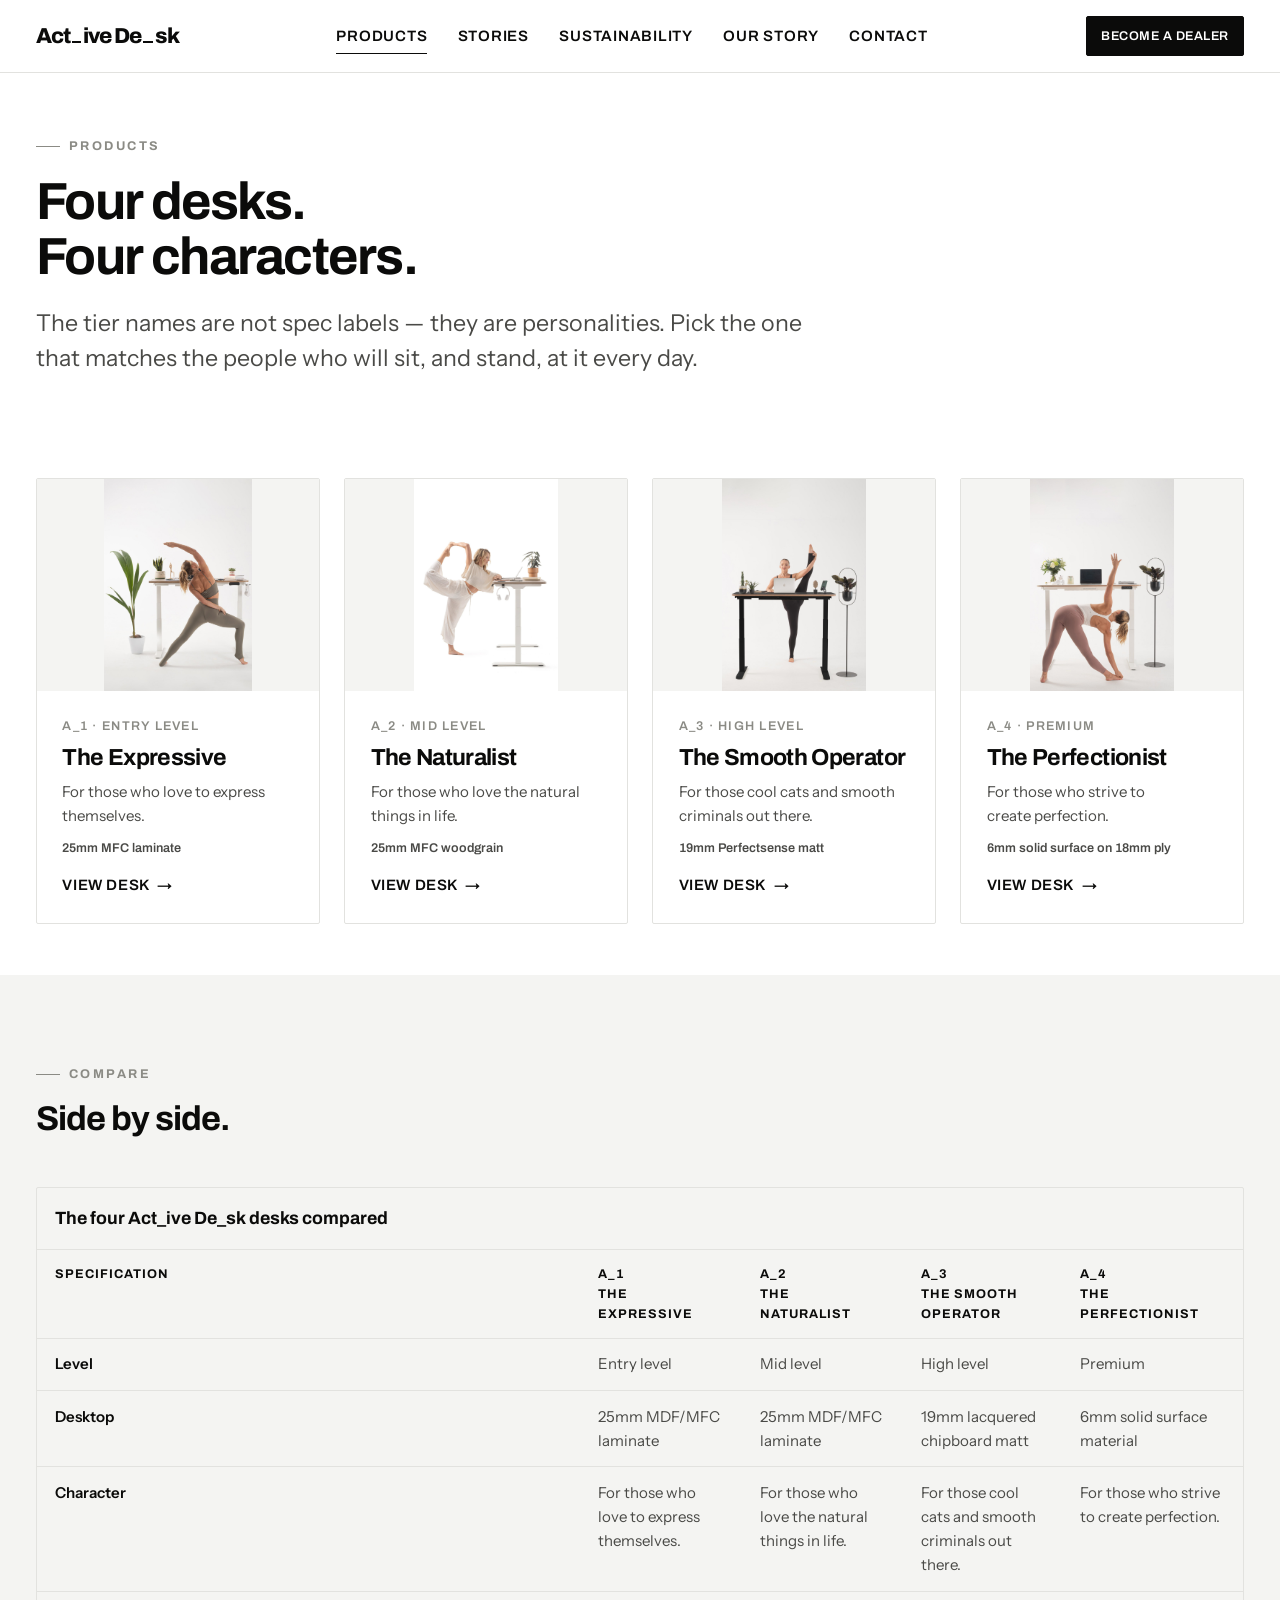
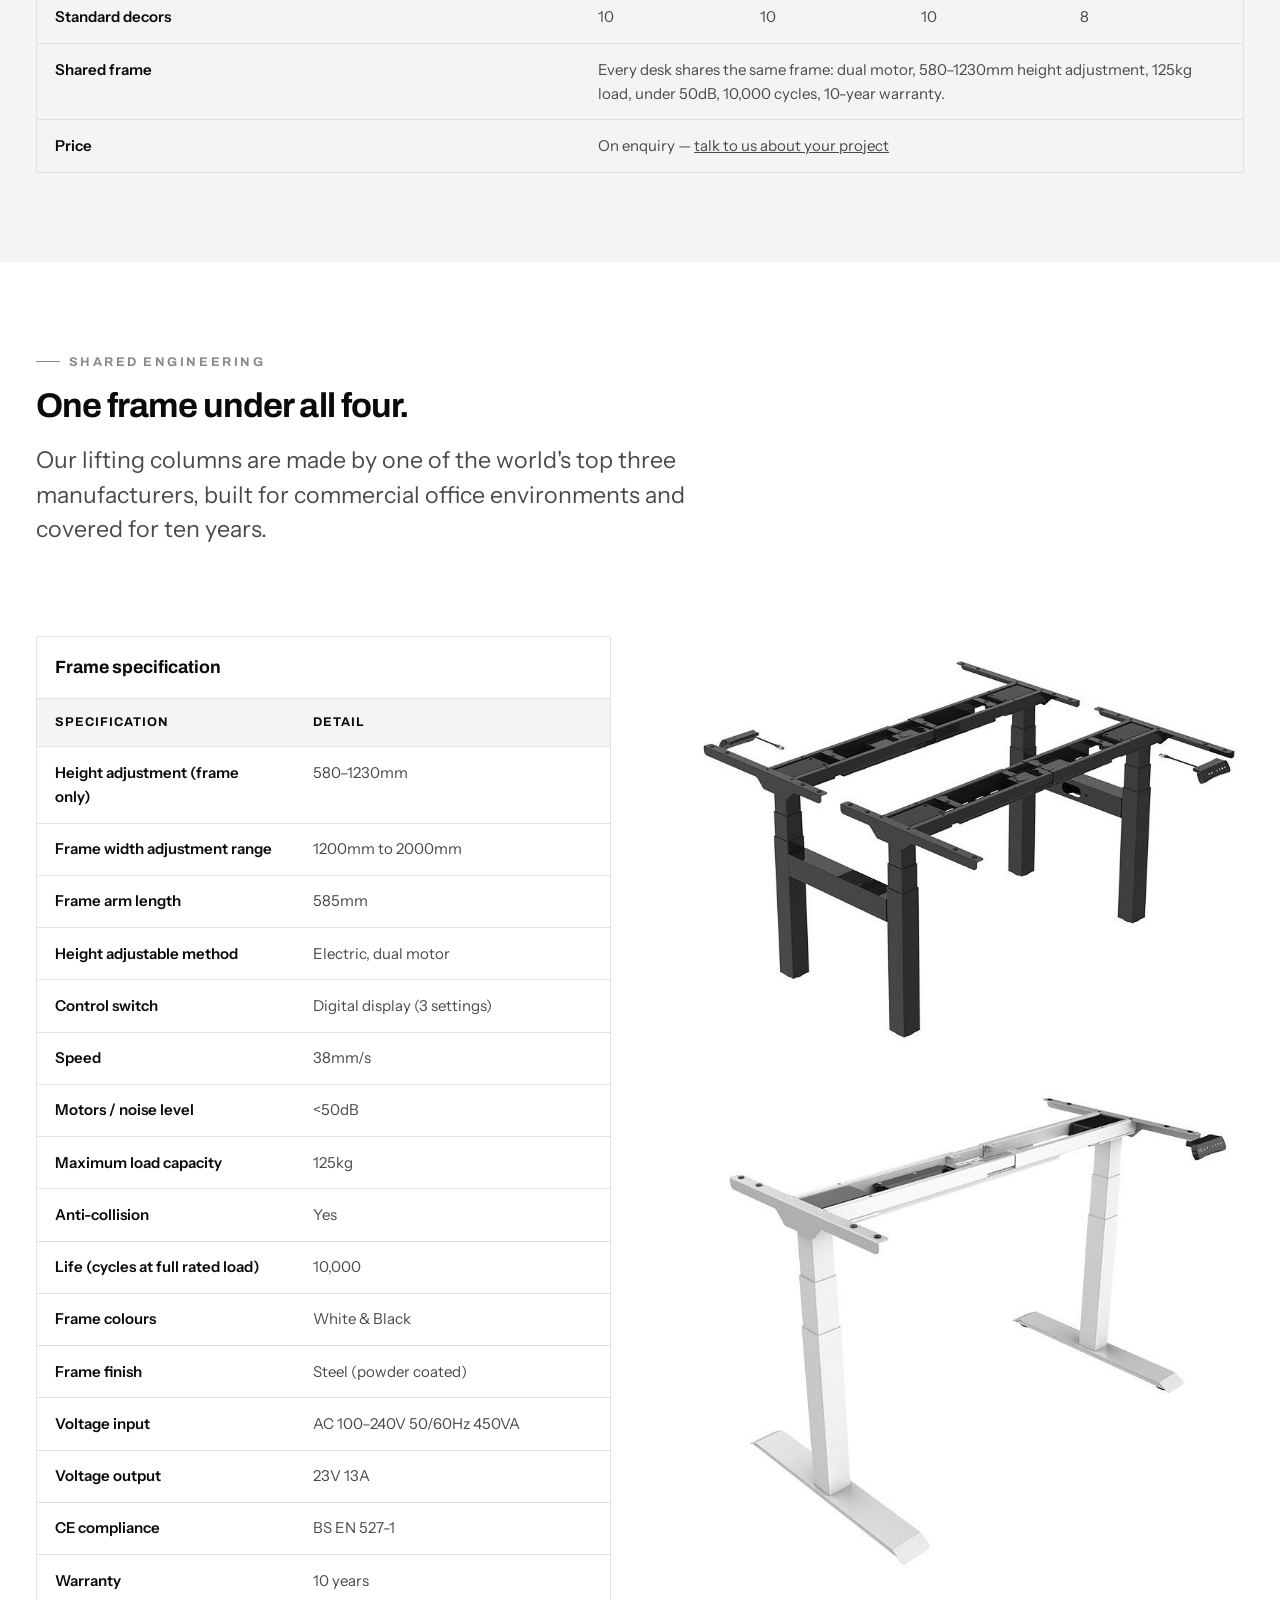
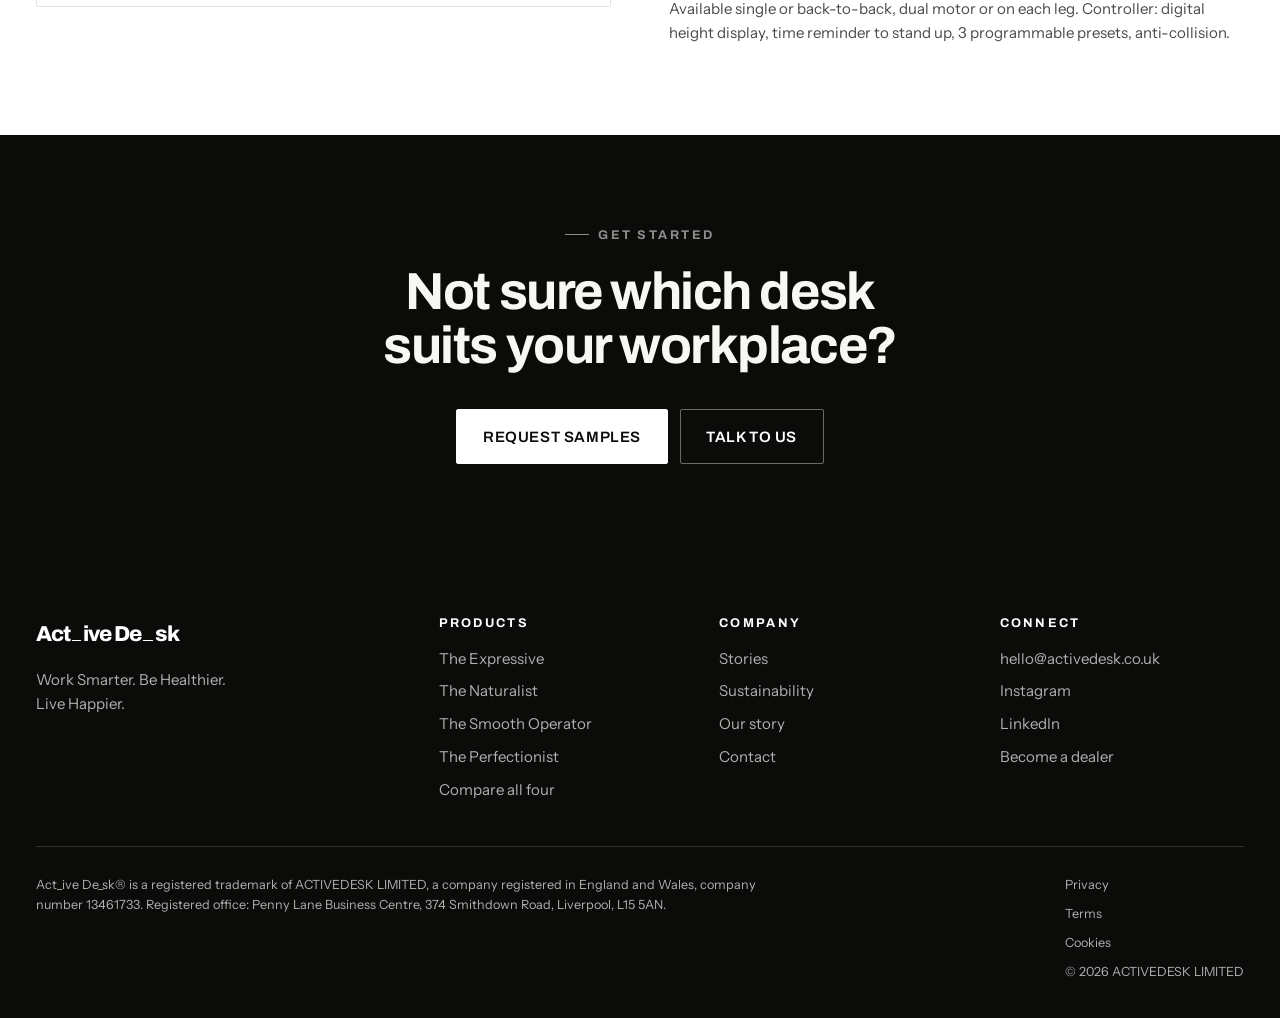
<file: products.html>
<!doctype html>
<html lang="en-GB">
<head>
<meta charset="utf-8">
<meta name="viewport" content="width=device-width, initial-scale=1">
<title>Products | Act_ive De_sk®</title>
<meta name="description" content="The four Act_ive De_sk electric sit stand desks compared: The Expressive, The Naturalist, The Smooth Operator and The Perfectionist.">
<meta name="robots" content="noindex, nofollow">
<meta property="og:title" content="Products | Act_ive De_sk®">
<meta property="og:description" content="The four Act_ive De_sk electric sit stand desks compared: The Expressive, The Naturalist, The Smooth Operator and The Perfectionist.">
<meta property="og:type" content="website">
<meta property="og:locale" content="en_GB">
<meta name="theme-color" content="#ffffff">
<link rel="icon" href="/favicon.svg" type="image/svg+xml">
<link rel="preconnect" href="https://fonts.googleapis.com">
<link rel="preconnect" href="https://fonts.gstatic.com" crossorigin>
<link rel="stylesheet" href="https://fonts.googleapis.com/css2?family=Archivo:wght@400;600;700;800&family=Instrument+Sans:wght@400;500;600&display=swap">
<link rel="stylesheet" href="/assets/css/site.css">
</head>
<body>
<a class="skip-link" href="#main">Skip to content</a>
<div class="progress" data-progress aria-hidden="true"></div>
<header class="nav is-solid" data-nav>
  <div class="shell shell--wide nav__inner">
    <a class="wordmark" href="/" aria-label="Act_ive De_sk home">Act<span class="wordmark__rule" aria-hidden="true"></span>ive De<span class="wordmark__rule" aria-hidden="true"></span>sk</a>
    <nav class="nav__links" aria-label="Primary"><a class="nav__link" href="/products" aria-current="page">Products</a><a class="nav__link" href="/stories">Stories</a><a class="nav__link" href="/sustainability">Sustainability</a><a class="nav__link" href="/story">Our Story</a><a class="nav__link" href="/contact">Contact</a></nav>
    <div class="nav__actions">
      <a class="btn btn--sm nav__cta" href="/contact#dealer" data-event="dealer_enquiry">Become a dealer</a>
      <button class="menu-btn" type="button" data-menu aria-expanded="false" aria-controls="drawer" aria-label="Menu">
        <span></span><span></span><span></span>
      </button>
    </div>
  </div>
</header>
<div class="drawer" id="drawer" data-drawer>
  <a href="/products">Products</a>
  <div class="drawer__sub"><a href="/products/the-expressive">A_1 · The Expressive</a><a href="/products/the-naturalist">A_2 · The Naturalist</a><a href="/products/the-smooth-operator">A_3 · The Smooth Operator</a><a href="/products/the-perfectionist">A_4 · The Perfectionist</a></div>
  <a href="/stories">Stories</a><a href="/sustainability">Sustainability</a><a href="/story">Our Story</a><a href="/contact">Contact</a>
  <div class="drawer__foot"><a class="btn" href="/contact#dealer">Become a dealer</a></div>
</div>
<main id="main">
<section class="pagehead">
  <div class="shell shell--wide">
    <p class="eyebrow">Products</p>
    <h1 class="pagehead__title">Four desks. Four characters.</h1>
    <p class="pagehead__lede">The tier names are not spec labels — they are personalities. Pick the
      one that matches the people who will sit, and stand, at it every day.</p>
  </div>
</section>

<section class="section section--tight">
  <div class="shell shell--wide"><div class="cards cards--4 reveal-group"><a class="card" href="/products/the-expressive" data-event="tier_view">
  <div class="card__media"><img src="/assets/img/expressive-lifestyle-01.jpg" alt="The Expressive electric sit stand desk" class="" loading="lazy" decoding="async"></div>
  <div class="card__body">
    <p class="card__meta">A_1 · Entry level</p>
    <h3 class="card__title">The Expressive</h3>
    <p class="card__text">For those who love to express themselves.</p>
    <p class="card__meta" style="color:var(--ink-2);text-transform:none;letter-spacing:0">25mm MFC laminate</p>
    <span class="card__more">View desk</span>
  </div>
</a><a class="card" href="/products/the-naturalist" data-event="tier_view">
  <div class="card__media"><img src="/assets/img/naturalist-lifestyle-02.jpg" alt="The Naturalist electric sit stand desk" class="" loading="lazy" decoding="async"></div>
  <div class="card__body">
    <p class="card__meta">A_2 · Mid level</p>
    <h3 class="card__title">The Naturalist</h3>
    <p class="card__text">For those who love the natural things in life.</p>
    <p class="card__meta" style="color:var(--ink-2);text-transform:none;letter-spacing:0">25mm MFC woodgrain</p>
    <span class="card__more">View desk</span>
  </div>
</a><a class="card" href="/products/the-smooth-operator" data-event="tier_view">
  <div class="card__media"><img src="/assets/img/smooth-operator-lifestyle-01.jpg" alt="The Smooth Operator electric sit stand desk" class="" loading="lazy" decoding="async"></div>
  <div class="card__body">
    <p class="card__meta">A_3 · High level</p>
    <h3 class="card__title">The Smooth Operator</h3>
    <p class="card__text">For those cool cats and smooth criminals out there.</p>
    <p class="card__meta" style="color:var(--ink-2);text-transform:none;letter-spacing:0">19mm Perfectsense matt</p>
    <span class="card__more">View desk</span>
  </div>
</a><a class="card" href="/products/the-perfectionist" data-event="tier_view">
  <div class="card__media"><img src="/assets/img/perfectionist-lifestyle-01.jpg" alt="The Perfectionist electric sit stand desk" class="" loading="lazy" decoding="async"></div>
  <div class="card__body">
    <p class="card__meta">A_4 · Premium</p>
    <h3 class="card__title">The Perfectionist</h3>
    <p class="card__text">For those who strive to create perfection.</p>
    <p class="card__meta" style="color:var(--ink-2);text-transform:none;letter-spacing:0">6mm solid surface on 18mm ply</p>
    <span class="card__more">View desk</span>
  </div>
</a></div></div>
</section>

<section class="section section--ash">
  <div class="shell shell--wide">
    <div class="section__head reveal"><p class="eyebrow">Compare</p>
      <h2 class="section__title">Side by side.</h2></div>
    <div class="reveal"><div class="tablewrap"><table class="spec">
      <caption>The four Act_ive De_sk desks compared</caption>
      <thead><tr><th scope="col">Specification</th><th scope="col">A_1<br>The Expressive</th><th scope="col">A_2<br>The Naturalist</th><th scope="col">A_3<br>The Smooth Operator</th><th scope="col">A_4<br>The Perfectionist</th></tr></thead>
      <tbody><tr><th scope="row">Level</th><td>Entry level</td><td>Mid level</td><td>High level</td><td>Premium</td></tr><tr><th scope="row">Desktop</th><td>25mm MDF/MFC laminate</td><td>25mm MDF/MFC laminate</td><td>19mm lacquered chipboard matt</td><td>6mm solid surface material</td></tr><tr><th scope="row">Character</th><td>For those who love to express themselves.</td><td>For those who love the natural things in life.</td><td>For those cool cats and smooth criminals out there.</td><td>For those who strive to create perfection.</td></tr><tr><th scope="row">Standard decors</th><td>10</td><td>10</td><td>10</td><td>8</td></tr><tr><th scope="row">Shared frame</th><td colspan="4">Every desk shares the same frame: dual motor, 580–1230mm height adjustment, 125kg load, under 50dB, 10,000 cycles, 10-year warranty.</td></tr><tr><th scope="row">Price</th><td colspan="4">On enquiry — <a href="/contact">talk to us about your project</a></td></tr></tbody></table></div></div>
  </div>
</section>

<section class="section">
  <div class="shell shell--wide">
    <div class="section__head reveal"><p class="eyebrow">Shared engineering</p>
      <h2 class="section__title">One frame under all four.</h2>
      <p class="section__lede">Our lifting columns are made by one of the world's top three
        manufacturers, built for commercial office environments and covered for ten years.</p>
    </div>
    <div class="split">
      <div class="reveal"><div class="tablewrap"><table class="spec">
<caption>Frame specification</caption>
<thead><tr><th scope="col">Specification</th><th scope="col">Detail</th></tr></thead>
<tbody><tr><th scope="row">Height adjustment (frame only)</th><td>580–1230mm</td></tr><tr><th scope="row">Frame width adjustment range</th><td>1200mm to 2000mm</td></tr><tr><th scope="row">Frame arm length</th><td>585mm</td></tr><tr><th scope="row">Height adjustable method</th><td>Electric, dual motor</td></tr><tr><th scope="row">Control switch</th><td>Digital display (3 settings)</td></tr><tr><th scope="row">Speed</th><td>38mm/s</td></tr><tr><th scope="row">Motors / noise level</th><td>&lt;50dB</td></tr><tr><th scope="row">Maximum load capacity</th><td>125kg</td></tr><tr><th scope="row">Anti-collision</th><td>Yes</td></tr><tr><th scope="row">Life (cycles at full rated load)</th><td>10,000</td></tr><tr><th scope="row">Frame colours</th><td>White &amp; Black</td></tr><tr><th scope="row">Frame finish</th><td>Steel (powder coated)</td></tr><tr><th scope="row">Voltage input</th><td>AC 100–240V 50/60Hz 450VA</td></tr><tr><th scope="row">Voltage output</th><td>23V 13A</td></tr><tr><th scope="row">CE compliance</th><td>BS EN 527-1</td></tr><tr><th scope="row">Warranty</th><td>10 years</td></tr></tbody></table></div></div>
      <div class="reveal">
        <figure class="figure figure--ash"><img src="/assets/img/frame-double-black.jpg" alt="Back-to-back dual motor sit stand desk frame in black" class="" loading="lazy" decoding="async"></figure>
        <figure class="figure figure--ash" style="margin-top:1rem"><img src="/assets/img/frame-single-white.jpg" alt="Single sit stand desk frame in white" class="" loading="lazy" decoding="async"></figure>
        <p style="margin-top:1.25rem;color:var(--ink-2);font-size:var(--step--1)">Available single or
          back-to-back, dual motor or on each leg. Controller: digital height display, time reminder to stand up, 3 programmable presets, anti-collision.</p>
      </div>
    </div>
  </div>
</section>

<section class="section section--ink">
  <div class="shell cta reveal">
    <p class="eyebrow eyebrow--centre">Get started</p>
    <h2 class="cta__title" style="margin-top:1.25rem">Not sure which desk suits your workplace?</h2>
    <div class="cta__actions">
      <a class="btn btn--invert" href="/contact#samples" data-event="dealer_enquiry">Request samples</a>
      <a class="btn btn--ghost-invert" href="/contact">Talk to us</a>
    </div>
  </div>
</section>
</main>
<footer class="footer">
  <div class="shell shell--wide">
    <div class="footer__grid">
      <div class="footer__brand">
        <span class="wordmark ">Act<span class="wordmark__rule" aria-hidden="true"></span>ive De<span class="wordmark__rule" aria-hidden="true"></span>sk</span>
        <p style="margin-top:1rem;max-width:24ch">Work Smarter. Be Healthier. Live Happier.</p>
      </div>
      <div><h2>Products</h2><ul><li><a href="/products/the-expressive">The Expressive</a></li><li><a href="/products/the-naturalist">The Naturalist</a></li><li><a href="/products/the-smooth-operator">The Smooth Operator</a></li><li><a href="/products/the-perfectionist">The Perfectionist</a></li><li><a href="/products">Compare all four</a></li></ul></div>
      <div><h2>Company</h2><ul>
        <li><a href="/stories">Stories</a></li>
        <li><a href="/sustainability">Sustainability</a></li>
        <li><a href="/story">Our story</a></li>
        <li><a href="/contact">Contact</a></li>
      </ul></div>
      <div><h2>Connect</h2><ul>
        <li><a href="mailto:hello@activedesk.co.uk">hello@activedesk.co.uk</a></li>
        <li><a href="https://www.instagram.com/activedesk.co.uk/" rel="noopener">Instagram</a></li>
        <li><a href="https://uk.linkedin.com/company/active-desk-ltd" rel="noopener">LinkedIn</a></li>
        <li><a href="/contact#dealer">Become a dealer</a></li>
      </ul></div>
    </div>
    <div class="footer__legal">
      <p class="footer__reg">Act_ive De_sk® is a registered trademark of ACTIVEDESK LIMITED, a company
        registered in England and Wales, company number 13461733. Registered office: Penny Lane Business Centre, 374 Smithdown Road, Liverpool, L15 5AN.</p>
      <ul class="footer__links">
        <li><a href="/privacy">Privacy</a></li>
        <li><a href="/terms">Terms</a></li>
        <li><a href="/cookies">Cookies</a></li>
        <li>&copy; <span data-year>2026</span> ACTIVEDESK LIMITED</li>
      </ul>
    </div>
  </div>
</footer>
<script src="/assets/js/site.js" defer></script>
</body>
</html>
</file>
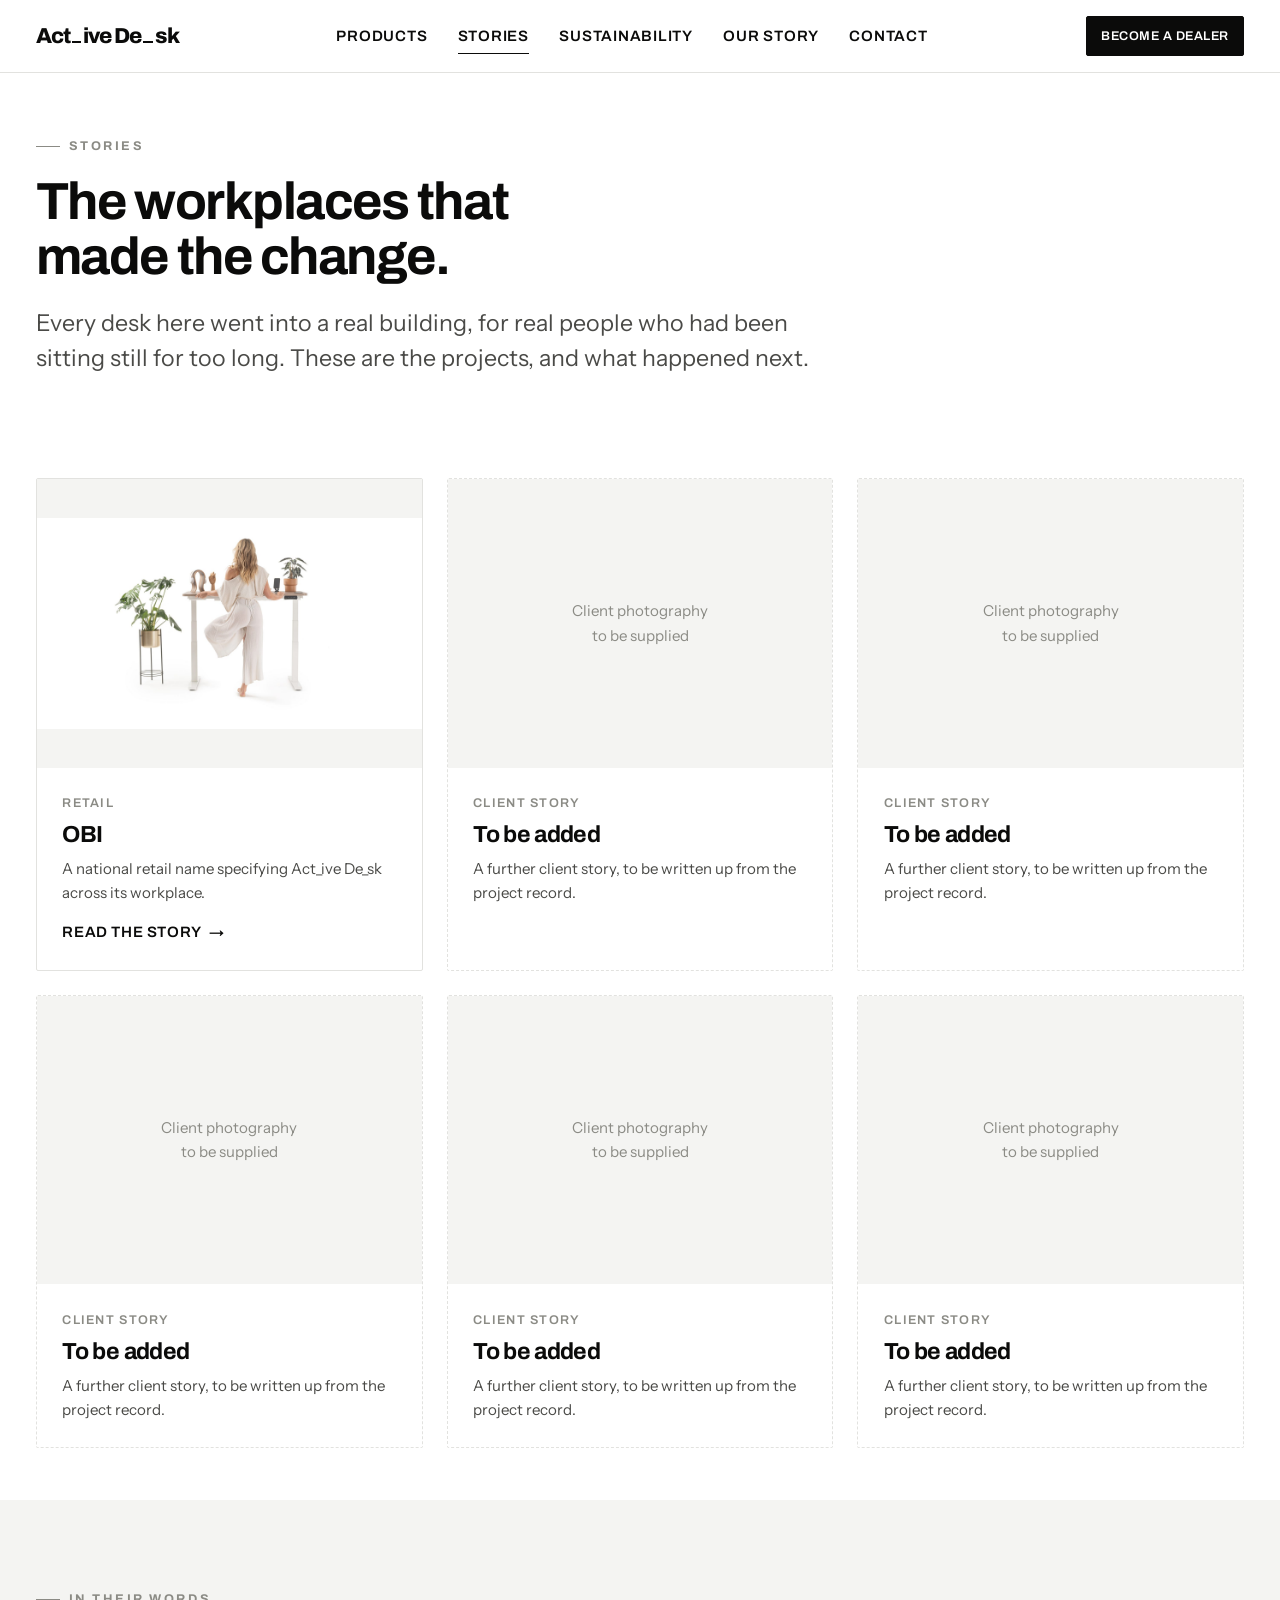
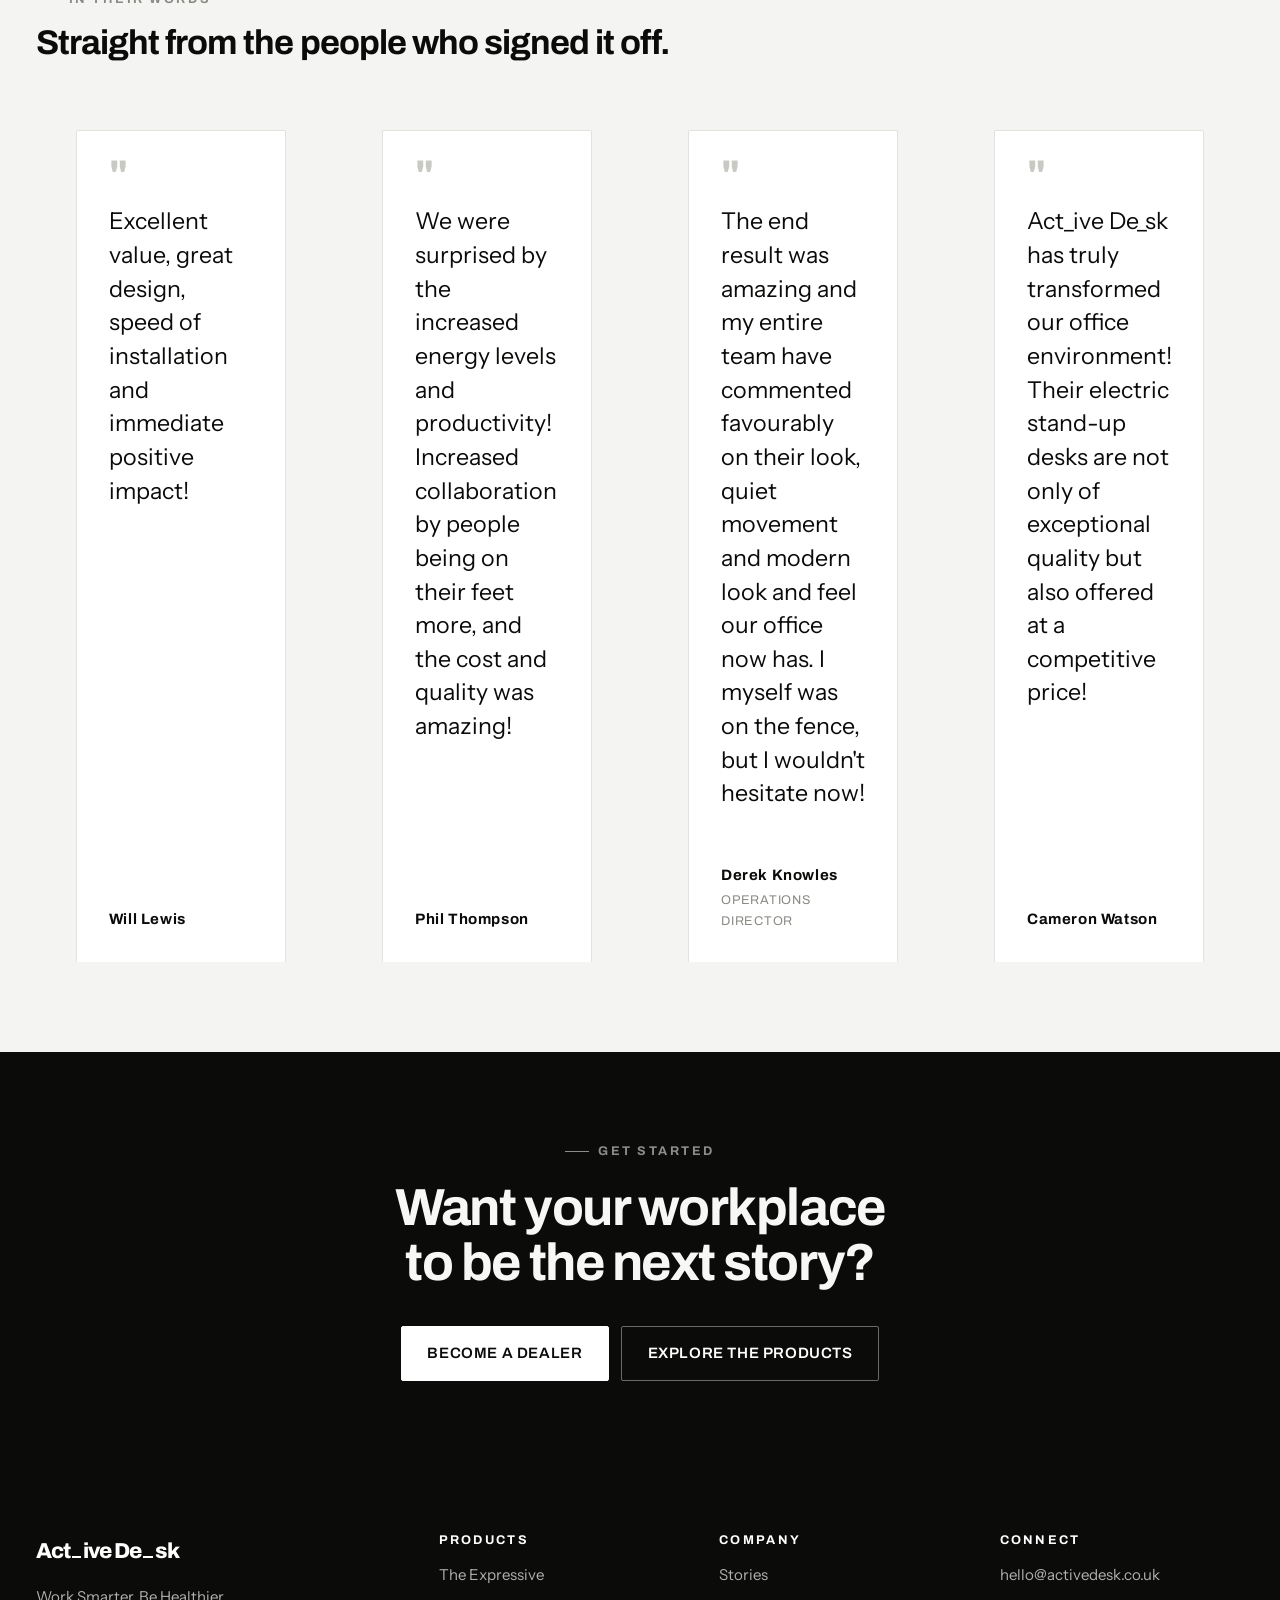
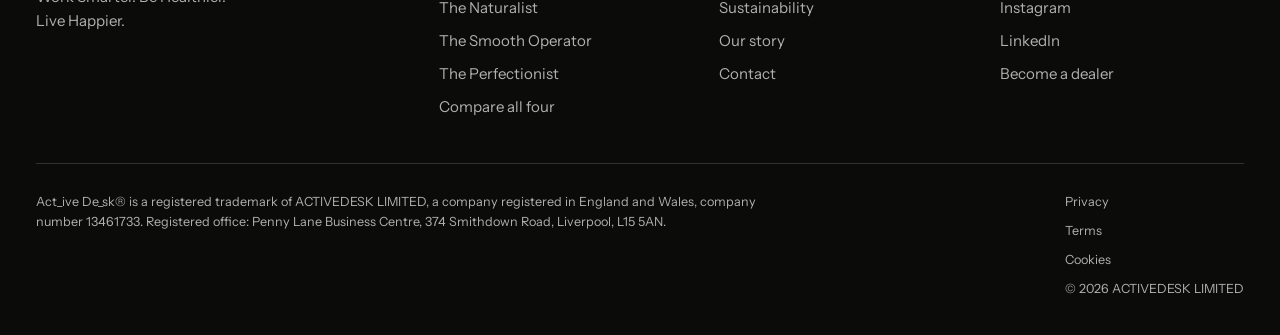
<file: stories.html>
<!doctype html>
<html lang="en-GB">
<head>
<meta charset="utf-8">
<meta name="viewport" content="width=device-width, initial-scale=1">
<title>Client Stories | Act_ive De_sk®</title>
<meta name="description" content="The workplaces that changed how they work, and what happened after the Act_ive De_sk desks went in.">
<meta name="robots" content="noindex, nofollow">
<meta property="og:title" content="Client Stories | Act_ive De_sk®">
<meta property="og:description" content="The workplaces that changed how they work, and what happened after the Act_ive De_sk desks went in.">
<meta property="og:type" content="website">
<meta property="og:locale" content="en_GB">
<meta name="theme-color" content="#ffffff">
<link rel="icon" href="/favicon.svg" type="image/svg+xml">
<link rel="preconnect" href="https://fonts.googleapis.com">
<link rel="preconnect" href="https://fonts.gstatic.com" crossorigin>
<link rel="stylesheet" href="https://fonts.googleapis.com/css2?family=Archivo:wght@400;600;700;800&family=Instrument+Sans:wght@400;500;600&display=swap">
<link rel="stylesheet" href="/assets/css/site.css">
</head>
<body>
<a class="skip-link" href="#main">Skip to content</a>
<div class="progress" data-progress aria-hidden="true"></div>
<header class="nav is-solid" data-nav>
  <div class="shell shell--wide nav__inner">
    <a class="wordmark" href="/" aria-label="Act_ive De_sk home">Act<span class="wordmark__rule" aria-hidden="true"></span>ive De<span class="wordmark__rule" aria-hidden="true"></span>sk</a>
    <nav class="nav__links" aria-label="Primary"><a class="nav__link" href="/products">Products</a><a class="nav__link" href="/stories" aria-current="page">Stories</a><a class="nav__link" href="/sustainability">Sustainability</a><a class="nav__link" href="/story">Our Story</a><a class="nav__link" href="/contact">Contact</a></nav>
    <div class="nav__actions">
      <a class="btn btn--sm nav__cta" href="/contact#dealer" data-event="dealer_enquiry">Become a dealer</a>
      <button class="menu-btn" type="button" data-menu aria-expanded="false" aria-controls="drawer" aria-label="Menu">
        <span></span><span></span><span></span>
      </button>
    </div>
  </div>
</header>
<div class="drawer" id="drawer" data-drawer>
  <a href="/products">Products</a>
  <div class="drawer__sub"><a href="/products/the-expressive">A_1 · The Expressive</a><a href="/products/the-naturalist">A_2 · The Naturalist</a><a href="/products/the-smooth-operator">A_3 · The Smooth Operator</a><a href="/products/the-perfectionist">A_4 · The Perfectionist</a></div>
  <a href="/stories">Stories</a><a href="/sustainability">Sustainability</a><a href="/story">Our Story</a><a href="/contact">Contact</a>
  <div class="drawer__foot"><a class="btn" href="/contact#dealer">Become a dealer</a></div>
</div>
<main id="main">
<section class="pagehead">
  <div class="shell shell--wide">
    <p class="eyebrow">Stories</p>
    <h1 class="pagehead__title">The workplaces that made the change.</h1>
    <p class="pagehead__lede">Every desk here went into a real building, for real people who had
      been sitting still for too long. These are the projects, and what happened next.</p>
  </div>
</section>

<section class="section section--tight">
  <div class="shell shell--wide"><div class="cards cards--3 reveal-group"><a class="card" href="/stories/obi">
  <div class="card__media"><img src="/assets/img/gallery-02.jpg" alt="OBI workplace with Act_ive De_sk desks" class="" loading="lazy" decoding="async"></div>
  <div class="card__body">
    <p class="card__meta">Retail</p>
    <h3 class="card__title">OBI</h3>
    <p class="card__text">A national retail name specifying Act_ive De_sk across its workplace.</p>
    <span class="card__more">Read the story</span>
  </div>
</a><div class="card card--placeholder">
  <div class="card__media">Client photography<br>to be supplied</div>
  <div class="card__body">
    <p class="card__meta">Client story</p>
    <h3 class="card__title">To be added</h3>
    <p class="card__text">A further client story, to be written up from the project record.</p>
  </div>
</div><div class="card card--placeholder">
  <div class="card__media">Client photography<br>to be supplied</div>
  <div class="card__body">
    <p class="card__meta">Client story</p>
    <h3 class="card__title">To be added</h3>
    <p class="card__text">A further client story, to be written up from the project record.</p>
  </div>
</div><div class="card card--placeholder">
  <div class="card__media">Client photography<br>to be supplied</div>
  <div class="card__body">
    <p class="card__meta">Client story</p>
    <h3 class="card__title">To be added</h3>
    <p class="card__text">A further client story, to be written up from the project record.</p>
  </div>
</div><div class="card card--placeholder">
  <div class="card__media">Client photography<br>to be supplied</div>
  <div class="card__body">
    <p class="card__meta">Client story</p>
    <h3 class="card__title">To be added</h3>
    <p class="card__text">A further client story, to be written up from the project record.</p>
  </div>
</div><div class="card card--placeholder">
  <div class="card__media">Client photography<br>to be supplied</div>
  <div class="card__body">
    <p class="card__meta">Client story</p>
    <h3 class="card__title">To be added</h3>
    <p class="card__text">A further client story, to be written up from the project record.</p>
  </div>
</div></div></div>
</section>

<section class="section section--ash">
  <div class="shell shell--wide">
    <div class="section__head reveal"><p class="eyebrow">In their words</p>
      <h2 class="section__title">Straight from the people who signed it off.</h2></div>
    <div class="reveal"><div class="rail"><figure class="quote"><p class="quote__mark" aria-hidden="true">"</p><blockquote>Excellent value, great design, speed of installation and immediate positive impact!</blockquote><figcaption>Will Lewis</figcaption></figure><figure class="quote"><p class="quote__mark" aria-hidden="true">"</p><blockquote>We were surprised by the increased energy levels and productivity! Increased collaboration by people being on their feet more, and the cost and quality was amazing!</blockquote><figcaption>Phil Thompson</figcaption></figure><figure class="quote"><p class="quote__mark" aria-hidden="true">"</p><blockquote>The end result was amazing and my entire team have commented favourably on their look, quiet movement and modern look and feel our office now has. I myself was on the fence, but I wouldn't hesitate now!</blockquote><figcaption>Derek Knowles<span>Operations Director</span></figcaption></figure><figure class="quote"><p class="quote__mark" aria-hidden="true">"</p><blockquote>Act_ive De_sk has truly transformed our office environment! Their electric stand-up desks are not only of exceptional quality but also offered at a competitive price!</blockquote><figcaption>Cameron Watson</figcaption></figure></div></div>
  </div>
</section>

<section class="section section--ink">
  <div class="shell cta reveal">
    <p class="eyebrow eyebrow--centre">Get started</p>
    <h2 class="cta__title" style="margin-top:1.25rem">Want your workplace to be the next story?</h2>
    <div class="cta__actions">
      <a class="btn btn--invert" href="/contact#dealer" data-event="dealer_enquiry">Become a dealer</a>
      <a class="btn btn--ghost-invert" href="/products">Explore the products</a>
    </div>
  </div>
</section>
</main>
<footer class="footer">
  <div class="shell shell--wide">
    <div class="footer__grid">
      <div class="footer__brand">
        <span class="wordmark ">Act<span class="wordmark__rule" aria-hidden="true"></span>ive De<span class="wordmark__rule" aria-hidden="true"></span>sk</span>
        <p style="margin-top:1rem;max-width:24ch">Work Smarter. Be Healthier. Live Happier.</p>
      </div>
      <div><h2>Products</h2><ul><li><a href="/products/the-expressive">The Expressive</a></li><li><a href="/products/the-naturalist">The Naturalist</a></li><li><a href="/products/the-smooth-operator">The Smooth Operator</a></li><li><a href="/products/the-perfectionist">The Perfectionist</a></li><li><a href="/products">Compare all four</a></li></ul></div>
      <div><h2>Company</h2><ul>
        <li><a href="/stories">Stories</a></li>
        <li><a href="/sustainability">Sustainability</a></li>
        <li><a href="/story">Our story</a></li>
        <li><a href="/contact">Contact</a></li>
      </ul></div>
      <div><h2>Connect</h2><ul>
        <li><a href="mailto:hello@activedesk.co.uk">hello@activedesk.co.uk</a></li>
        <li><a href="https://www.instagram.com/activedesk.co.uk/" rel="noopener">Instagram</a></li>
        <li><a href="https://uk.linkedin.com/company/active-desk-ltd" rel="noopener">LinkedIn</a></li>
        <li><a href="/contact#dealer">Become a dealer</a></li>
      </ul></div>
    </div>
    <div class="footer__legal">
      <p class="footer__reg">Act_ive De_sk® is a registered trademark of ACTIVEDESK LIMITED, a company
        registered in England and Wales, company number 13461733. Registered office: Penny Lane Business Centre, 374 Smithdown Road, Liverpool, L15 5AN.</p>
      <ul class="footer__links">
        <li><a href="/privacy">Privacy</a></li>
        <li><a href="/terms">Terms</a></li>
        <li><a href="/cookies">Cookies</a></li>
        <li>&copy; <span data-year>2026</span> ACTIVEDESK LIMITED</li>
      </ul>
    </div>
  </div>
</footer>
<script src="/assets/js/site.js" defer></script>
</body>
</html>
</file>
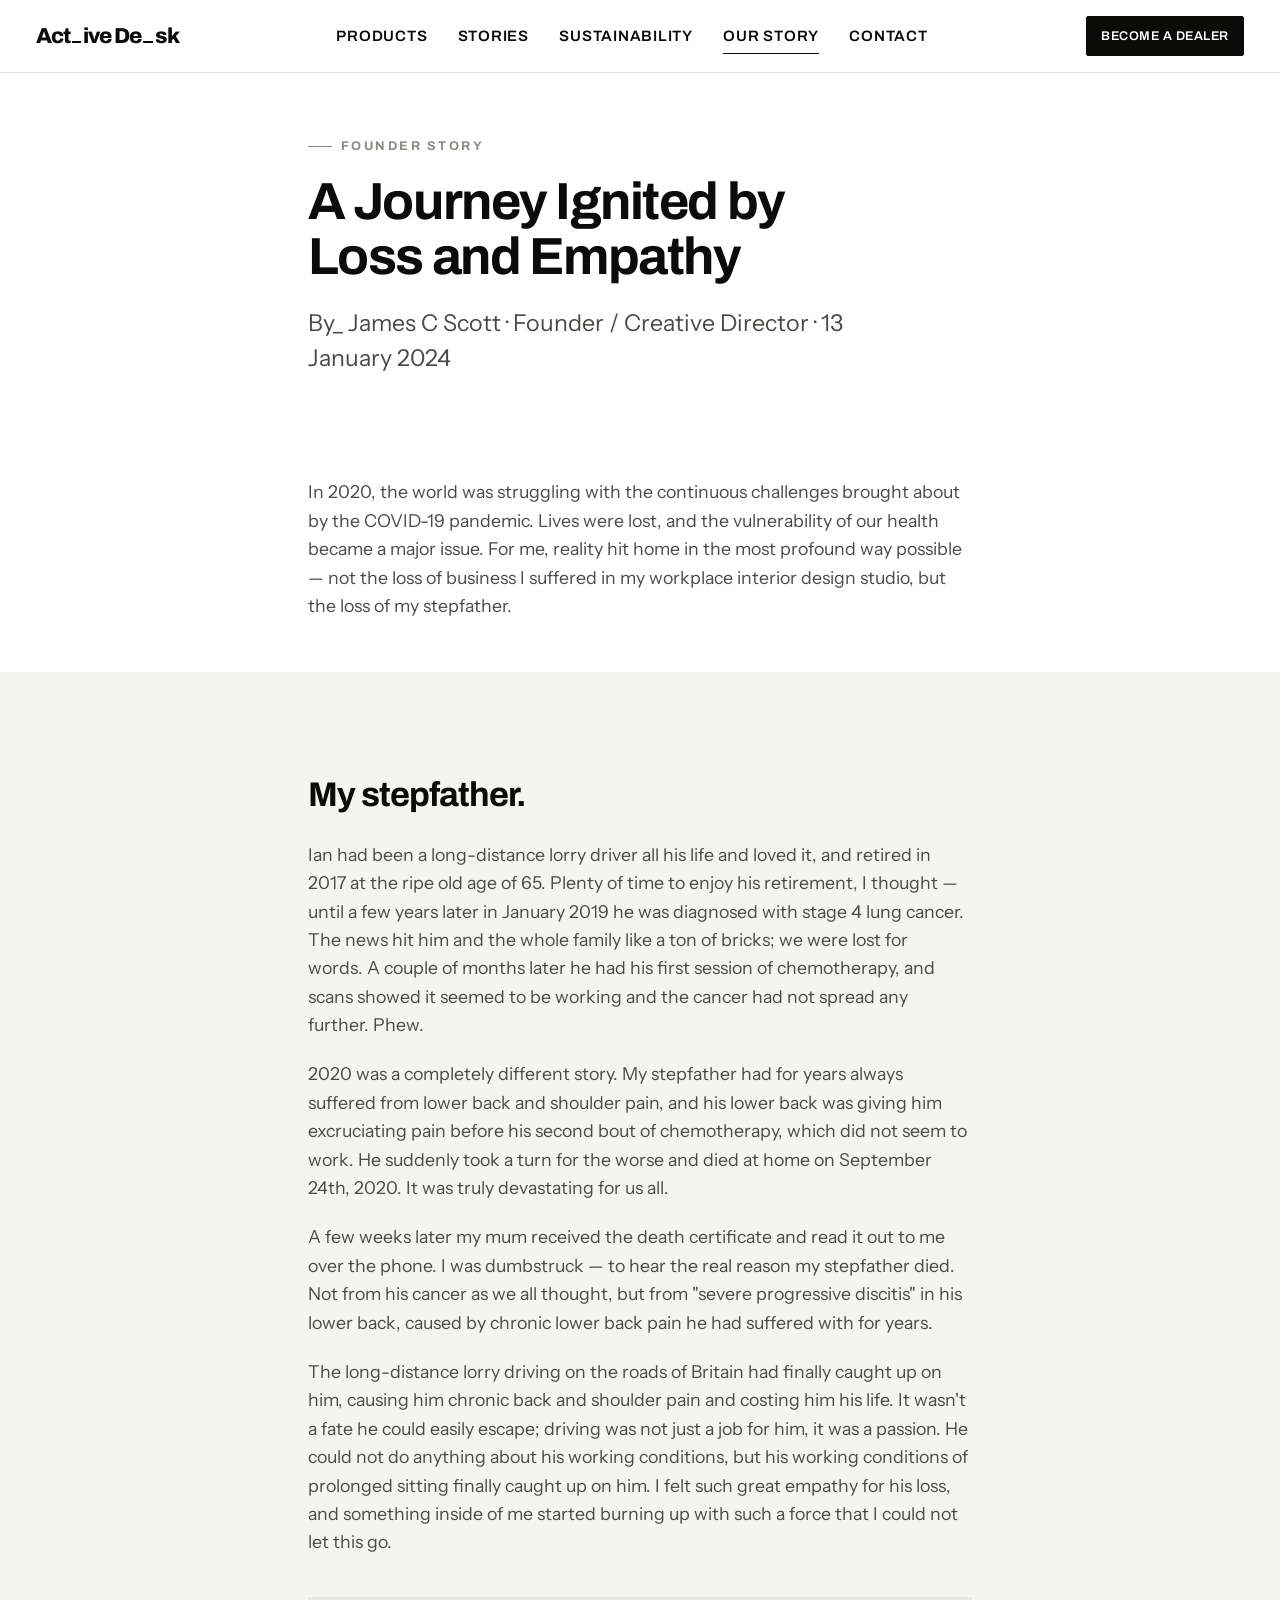
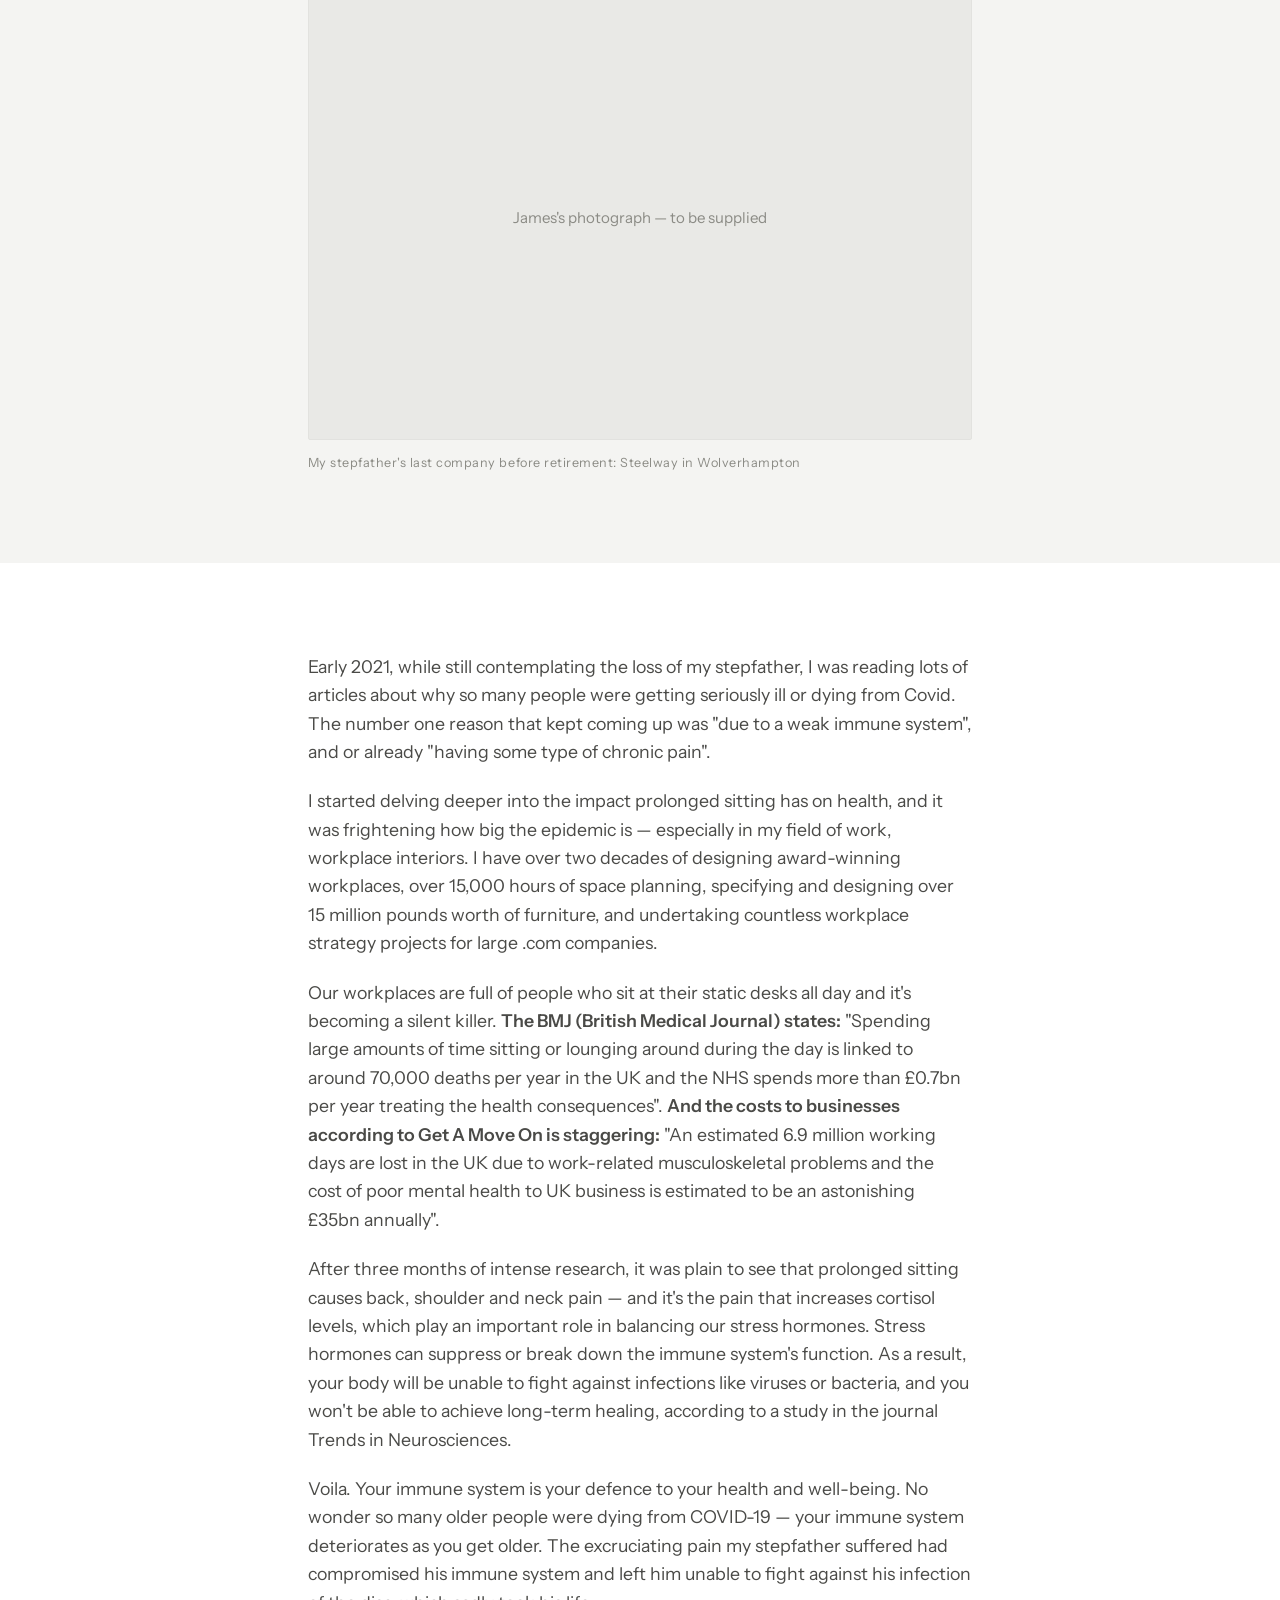
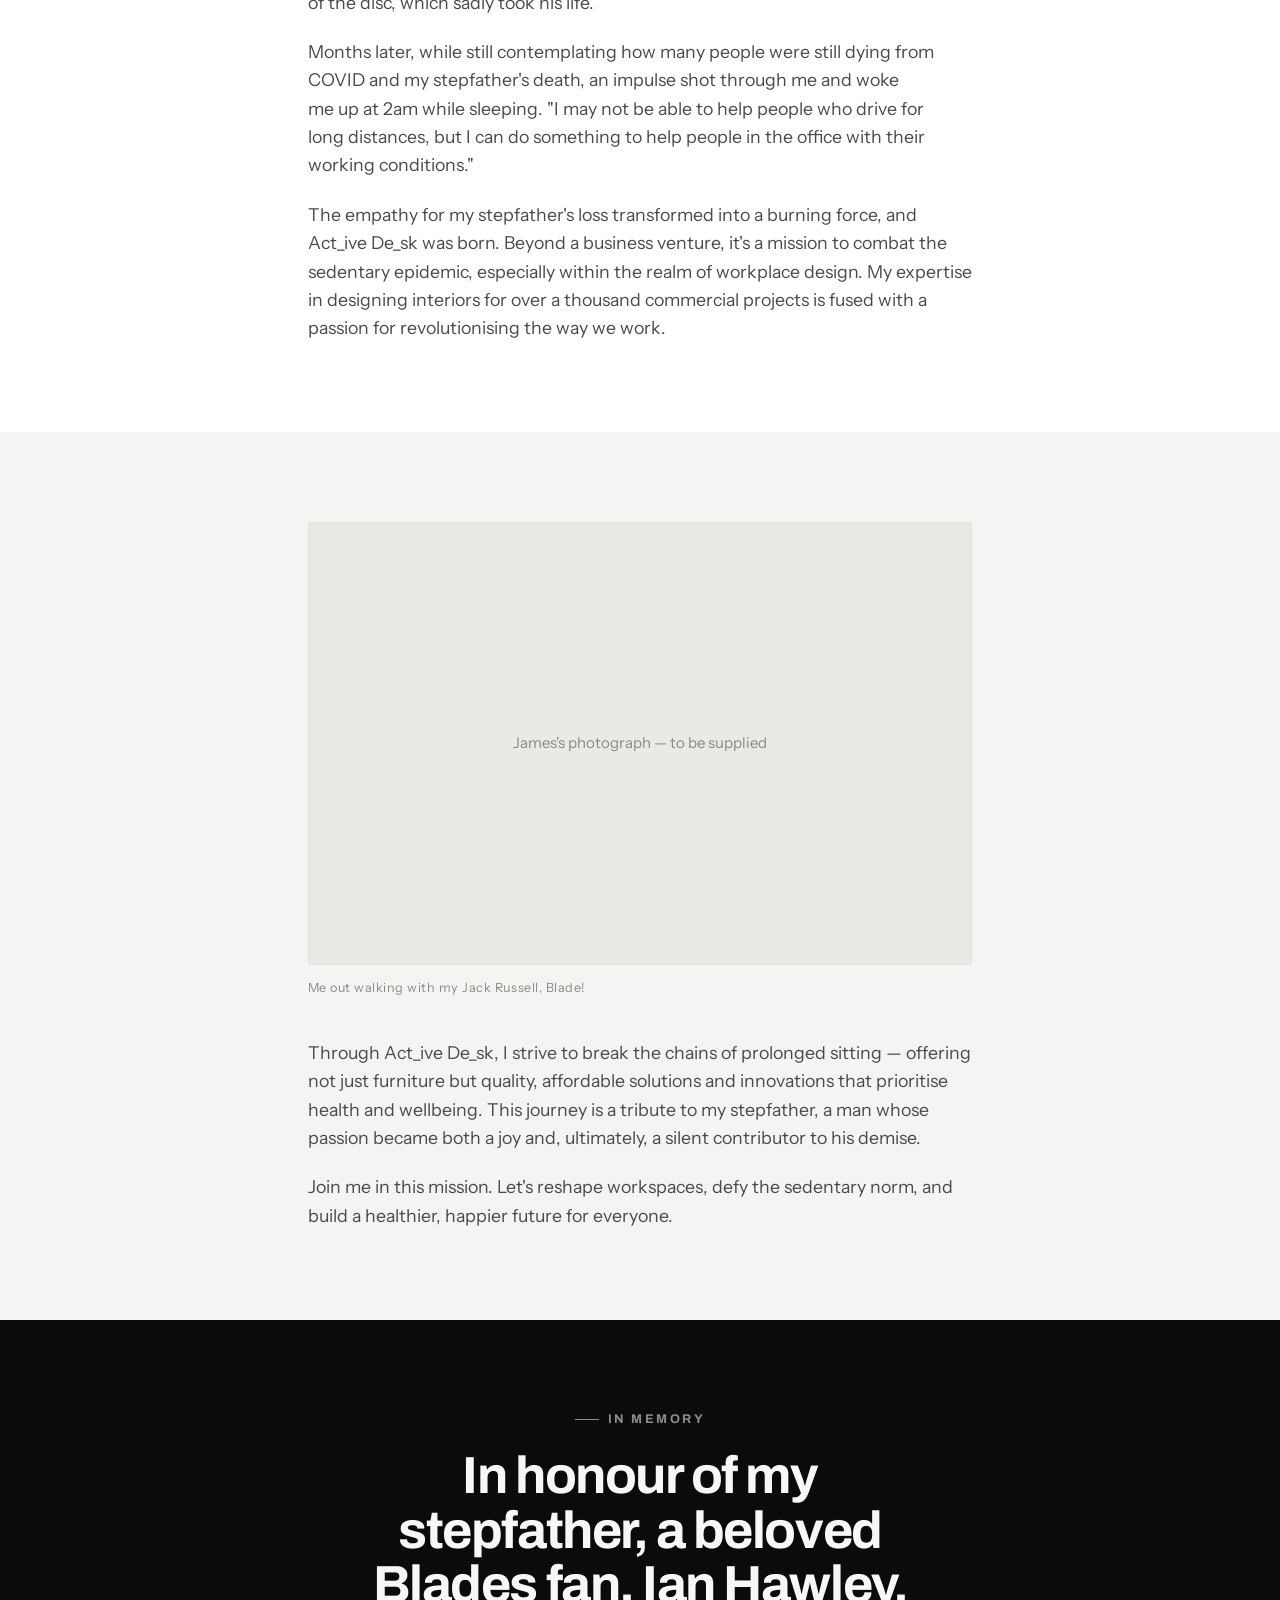
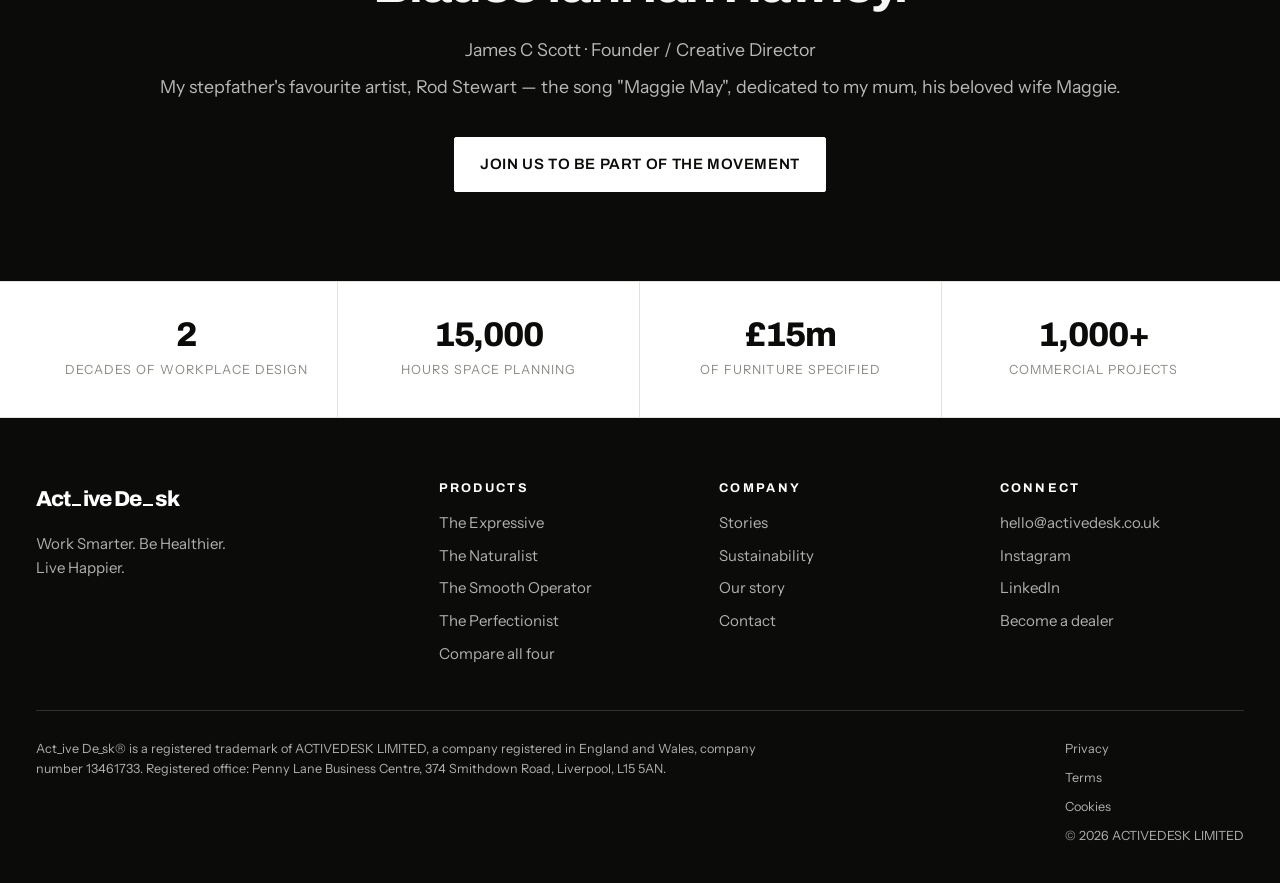
<file: story.html>
<!doctype html>
<html lang="en-GB">
<head>
<meta charset="utf-8">
<meta name="viewport" content="width=device-width, initial-scale=1">
<title>Our Story | Act_ive De_sk®</title>
<meta name="description" content="A journey ignited by loss and empathy — why Act_ive De_sk exists, in founder James C Scott's own words.">
<meta name="robots" content="noindex, nofollow">
<meta property="og:title" content="Our Story | Act_ive De_sk®">
<meta property="og:description" content="A journey ignited by loss and empathy — why Act_ive De_sk exists, in founder James C Scott's own words.">
<meta property="og:type" content="website">
<meta property="og:locale" content="en_GB">
<meta name="theme-color" content="#ffffff">
<link rel="icon" href="/favicon.svg" type="image/svg+xml">
<link rel="preconnect" href="https://fonts.googleapis.com">
<link rel="preconnect" href="https://fonts.gstatic.com" crossorigin>
<link rel="stylesheet" href="https://fonts.googleapis.com/css2?family=Archivo:wght@400;600;700;800&family=Instrument+Sans:wght@400;500;600&display=swap">
<link rel="stylesheet" href="/assets/css/site.css">
</head>
<body>
<a class="skip-link" href="#main">Skip to content</a>
<div class="progress" data-progress aria-hidden="true"></div>
<header class="nav is-solid" data-nav>
  <div class="shell shell--wide nav__inner">
    <a class="wordmark" href="/" aria-label="Act_ive De_sk home">Act<span class="wordmark__rule" aria-hidden="true"></span>ive De<span class="wordmark__rule" aria-hidden="true"></span>sk</a>
    <nav class="nav__links" aria-label="Primary"><a class="nav__link" href="/products">Products</a><a class="nav__link" href="/stories">Stories</a><a class="nav__link" href="/sustainability">Sustainability</a><a class="nav__link" href="/story" aria-current="page">Our Story</a><a class="nav__link" href="/contact">Contact</a></nav>
    <div class="nav__actions">
      <a class="btn btn--sm nav__cta" href="/contact#dealer" data-event="dealer_enquiry">Become a dealer</a>
      <button class="menu-btn" type="button" data-menu aria-expanded="false" aria-controls="drawer" aria-label="Menu">
        <span></span><span></span><span></span>
      </button>
    </div>
  </div>
</header>
<div class="drawer" id="drawer" data-drawer>
  <a href="/products">Products</a>
  <div class="drawer__sub"><a href="/products/the-expressive">A_1 · The Expressive</a><a href="/products/the-naturalist">A_2 · The Naturalist</a><a href="/products/the-smooth-operator">A_3 · The Smooth Operator</a><a href="/products/the-perfectionist">A_4 · The Perfectionist</a></div>
  <a href="/stories">Stories</a><a href="/sustainability">Sustainability</a><a href="/story">Our Story</a><a href="/contact">Contact</a>
  <div class="drawer__foot"><a class="btn" href="/contact#dealer">Become a dealer</a></div>
</div>
<main id="main">
<section class="pagehead">
  <div class="shell shell--narrow">
    <p class="eyebrow">Founder story</p>
    <h1 class="pagehead__title">A Journey Ignited by Loss and Empathy</h1>
    <p class="pagehead__lede">By_ James C Scott · Founder / Creative Director · 13 January 2024</p>
  </div>
</section>

<section class="section section--tight">
  <div class="shell shell--narrow prose reveal">
    <p>In 2020, the world was struggling with the continuous challenges brought about by the COVID-19
      pandemic. Lives were lost, and the vulnerability of our health became a major issue. For me,
      reality hit home in the most profound way possible — not the loss of business I suffered in my
      workplace interior design studio, but the loss of my stepfather.</p>
  </div>
</section>

<section class="section section--ash">
  <div class="shell shell--narrow">
    <h2 class="section__title reveal">My stepfather.</h2>
    <div class="prose reveal" style="margin-top:1.75rem">
      <p>Ian had been a long-distance lorry driver all his life and loved it, and retired in 2017 at
        the ripe old age of 65. Plenty of time to enjoy his retirement, I thought — until a few years
        later in January 2019 he was diagnosed with stage 4 lung cancer. The news hit him and the
        whole family like a ton of bricks; we were lost for words. A couple of months later he had
        his first session of chemotherapy, and scans showed it seemed to be working and the cancer
        had not spread any further. Phew.</p>
      <p>2020 was a completely different story. My stepfather had for years always suffered from
        lower back and shoulder pain, and his lower back was giving him excruciating pain before his
        second bout of chemotherapy, which did not seem to work. He suddenly took a turn for the
        worse and died at home on September 24th, 2020. It was truly devastating for us all.</p>
      <p>A few weeks later my mum received the death certificate and read it out to me over the
        phone. I was dumbstruck — to hear the real reason my stepfather died. Not from his cancer as
        we all thought, but from "severe progressive discitis" in his lower back, caused by chronic
        lower back pain he had suffered with for years.</p>
      <p>The long-distance lorry driving on the roads of Britain had finally caught up on him,
        causing him chronic back and shoulder pain and costing him his life. It wasn't a fate he
        could easily escape; driving was not just a job for him, it was a passion. He could not do
        anything about his working conditions, but his working conditions of prolonged sitting
        finally caught up on him. I felt such great empathy for his loss, and something inside of me
        started burning up with such a force that I could not let this go.</p>
    </div>
    <figure class="figure reveal" style="margin-top:2.5rem">
      <div style="aspect-ratio:3/2;background:var(--ash-deep);border:1px solid var(--line);border-radius:var(--radius);display:grid;place-items:center;color:var(--ink-3);font-size:var(--step--1);text-align:center;padding:1rem">James's photograph — to be supplied</div>
      <figcaption>My stepfather's last company before retirement: Steelway in Wolverhampton</figcaption>
    </figure>
  </div>
</section>

<section class="section">
  <div class="shell shell--narrow prose reveal">
    <p>Early 2021, while still contemplating the loss of my stepfather, I was reading lots of
      articles about why so many people were getting seriously ill or dying from Covid. The number
      one reason that kept coming up was "due to a weak immune system", and or already "having some
      type of chronic pain".</p>
    <p>I started delving deeper into the impact prolonged sitting has on health, and it was
      frightening how big the epidemic is — especially in my field of work, workplace interiors. I
      have over two decades of designing award-winning workplaces, over 15,000 hours of space
      planning, specifying and designing over 15 million pounds worth of furniture, and undertaking
      countless workplace strategy projects for large .com companies.</p>
    <p>Our workplaces are full of people who sit at their static desks all day and it's becoming a
      silent killer. <strong>The BMJ (British Medical Journal) states:</strong> "Spending large
      amounts of time sitting or lounging around during the day is linked to around 70,000 deaths
      per year in the UK and the NHS spends more than £0.7bn per year treating the health
      consequences". <strong>And the costs to businesses according to Get A Move On is
      staggering:</strong> "An estimated 6.9 million working days are lost in the UK due to
      work-related musculoskeletal problems and the cost of poor mental health to UK business is
      estimated to be an astonishing £35bn annually".</p>
    <p>After three months of intense research, it was plain to see that prolonged sitting causes
      back, shoulder and neck pain — and it's the pain that increases cortisol levels, which play an
      important role in balancing our stress hormones. Stress hormones can suppress or break down
      the immune system's function. As a result, your body will be unable to fight against
      infections like viruses or bacteria, and you won't be able to achieve long-term healing,
      according to a study in the journal Trends in Neurosciences.</p>
    <p>Voila. Your immune system is your defence to your health and well-being. No wonder so many
      older people were dying from COVID-19 — your immune system deteriorates as you get older. The
      excruciating pain my stepfather suffered had compromised his immune system and left him unable
      to fight against his infection of the disc, which sadly took his life.</p>
    <p>Months later, while still contemplating how many people were still dying from COVID and my
      stepfather's death, an impulse shot through me and woke me up at 2am while sleeping. "I may
      not be able to help people who drive for long distances, but I can do something to help people
      in the office with their working conditions."</p>
    <p>The empathy for my stepfather's loss transformed into a burning force, and Act_ive De_sk was
      born. Beyond a business venture, it's a mission to combat the sedentary epidemic, especially
      within the realm of workplace design. My expertise in designing interiors for over a thousand
      commercial projects is fused with a passion for revolutionising the way we work.</p>
  </div>
</section>

<section class="section section--ash">
  <div class="shell shell--narrow">
    <figure class="figure reveal">
      <div style="aspect-ratio:3/2;background:var(--ash-deep);border:1px solid var(--line);border-radius:var(--radius);display:grid;place-items:center;color:var(--ink-3);font-size:var(--step--1);text-align:center;padding:1rem">James's photograph — to be supplied</div>
      <figcaption>Me out walking with my Jack Russell, Blade!</figcaption>
    </figure>
    <div class="prose reveal" style="margin-top:2.5rem">
      <p>Through Act_ive De_sk, I strive to break the chains of prolonged sitting — offering not just
        furniture but quality, affordable solutions and innovations that prioritise health and
        wellbeing. This journey is a tribute to my stepfather, a man whose passion became both a joy
        and, ultimately, a silent contributor to his demise.</p>
      <p>Join me in this mission. Let's reshape workspaces, defy the sedentary norm, and build a
        healthier, happier future for everyone.</p>
    </div>
  </div>
</section>

<section class="section section--ink">
  <div class="shell cta reveal">
    <p class="eyebrow eyebrow--centre">In memory</p>
    <h2 class="cta__title" style="margin-top:1.25rem">In honour of my stepfather, a beloved Blades fan. Ian Hawley.</h2>
    <p style="margin-top:1.5rem">James C Scott · Founder / Creative Director</p>
    <p style="margin-top:0.5rem">My stepfather's favourite artist, Rod Stewart — the song "Maggie May",
      dedicated to my mum, his beloved wife Maggie.</p>
    <div class="cta__actions"><a class="btn btn--invert" href="/contact">Join us to be part of the movement</a></div>
  </div>
</section>

<section class="trustbar"><div class="shell shell--wide"><div class="trustbar__grid"><div class="trustbar__item"><p class="trustbar__num" data-count-text="2">2</p><p class="trustbar__label">decades of workplace design</p></div><div class="trustbar__item"><p class="trustbar__num" data-count-text="15,000">15,000</p><p class="trustbar__label">hours space planning</p></div><div class="trustbar__item"><p class="trustbar__num" data-count-text="£15m">£15m</p><p class="trustbar__label">of furniture specified</p></div><div class="trustbar__item"><p class="trustbar__num" data-count-text="1,000+">1,000+</p><p class="trustbar__label">commercial projects</p></div></div></div></section>
</main>
<footer class="footer">
  <div class="shell shell--wide">
    <div class="footer__grid">
      <div class="footer__brand">
        <span class="wordmark ">Act<span class="wordmark__rule" aria-hidden="true"></span>ive De<span class="wordmark__rule" aria-hidden="true"></span>sk</span>
        <p style="margin-top:1rem;max-width:24ch">Work Smarter. Be Healthier. Live Happier.</p>
      </div>
      <div><h2>Products</h2><ul><li><a href="/products/the-expressive">The Expressive</a></li><li><a href="/products/the-naturalist">The Naturalist</a></li><li><a href="/products/the-smooth-operator">The Smooth Operator</a></li><li><a href="/products/the-perfectionist">The Perfectionist</a></li><li><a href="/products">Compare all four</a></li></ul></div>
      <div><h2>Company</h2><ul>
        <li><a href="/stories">Stories</a></li>
        <li><a href="/sustainability">Sustainability</a></li>
        <li><a href="/story">Our story</a></li>
        <li><a href="/contact">Contact</a></li>
      </ul></div>
      <div><h2>Connect</h2><ul>
        <li><a href="mailto:hello@activedesk.co.uk">hello@activedesk.co.uk</a></li>
        <li><a href="https://www.instagram.com/activedesk.co.uk/" rel="noopener">Instagram</a></li>
        <li><a href="https://uk.linkedin.com/company/active-desk-ltd" rel="noopener">LinkedIn</a></li>
        <li><a href="/contact#dealer">Become a dealer</a></li>
      </ul></div>
    </div>
    <div class="footer__legal">
      <p class="footer__reg">Act_ive De_sk® is a registered trademark of ACTIVEDESK LIMITED, a company
        registered in England and Wales, company number 13461733. Registered office: Penny Lane Business Centre, 374 Smithdown Road, Liverpool, L15 5AN.</p>
      <ul class="footer__links">
        <li><a href="/privacy">Privacy</a></li>
        <li><a href="/terms">Terms</a></li>
        <li><a href="/cookies">Cookies</a></li>
        <li>&copy; <span data-year>2026</span> ACTIVEDESK LIMITED</li>
      </ul>
    </div>
  </div>
</footer>
<script src="/assets/js/site.js" defer></script>
</body>
</html>
</file>
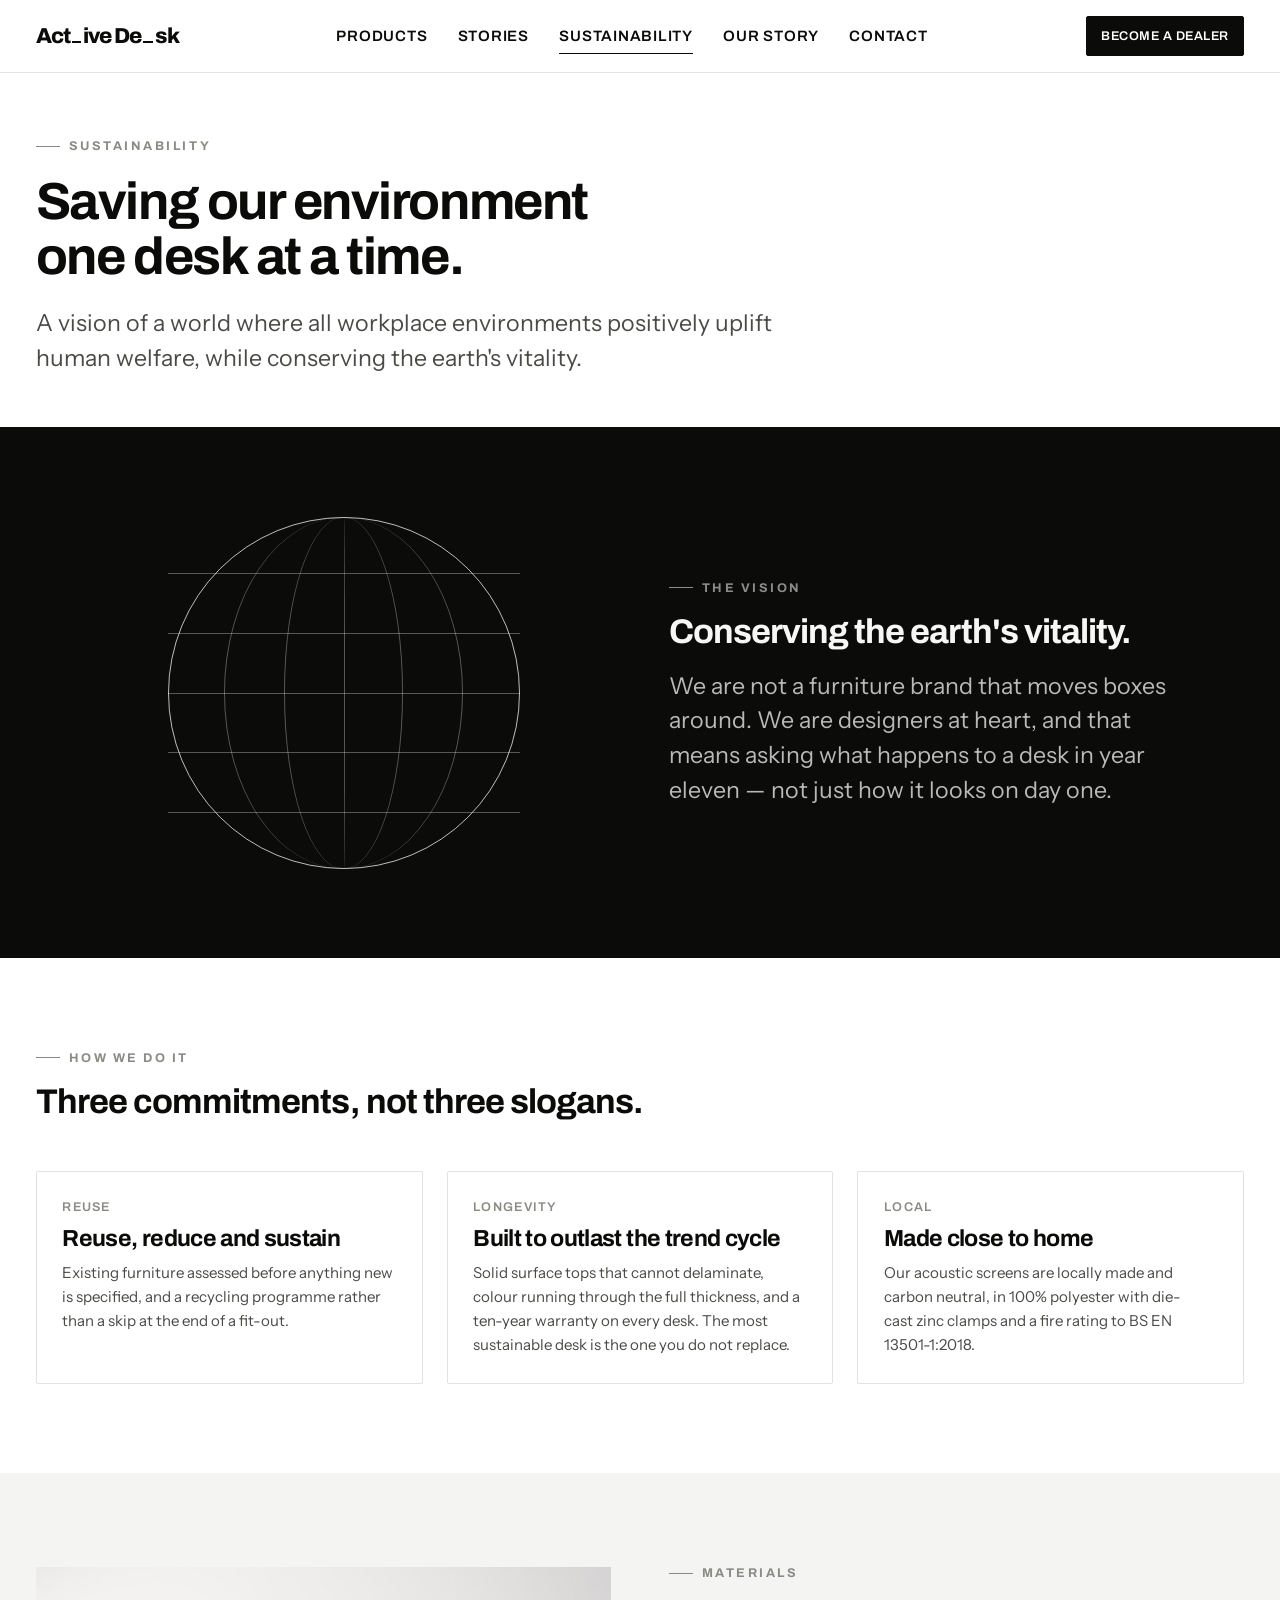
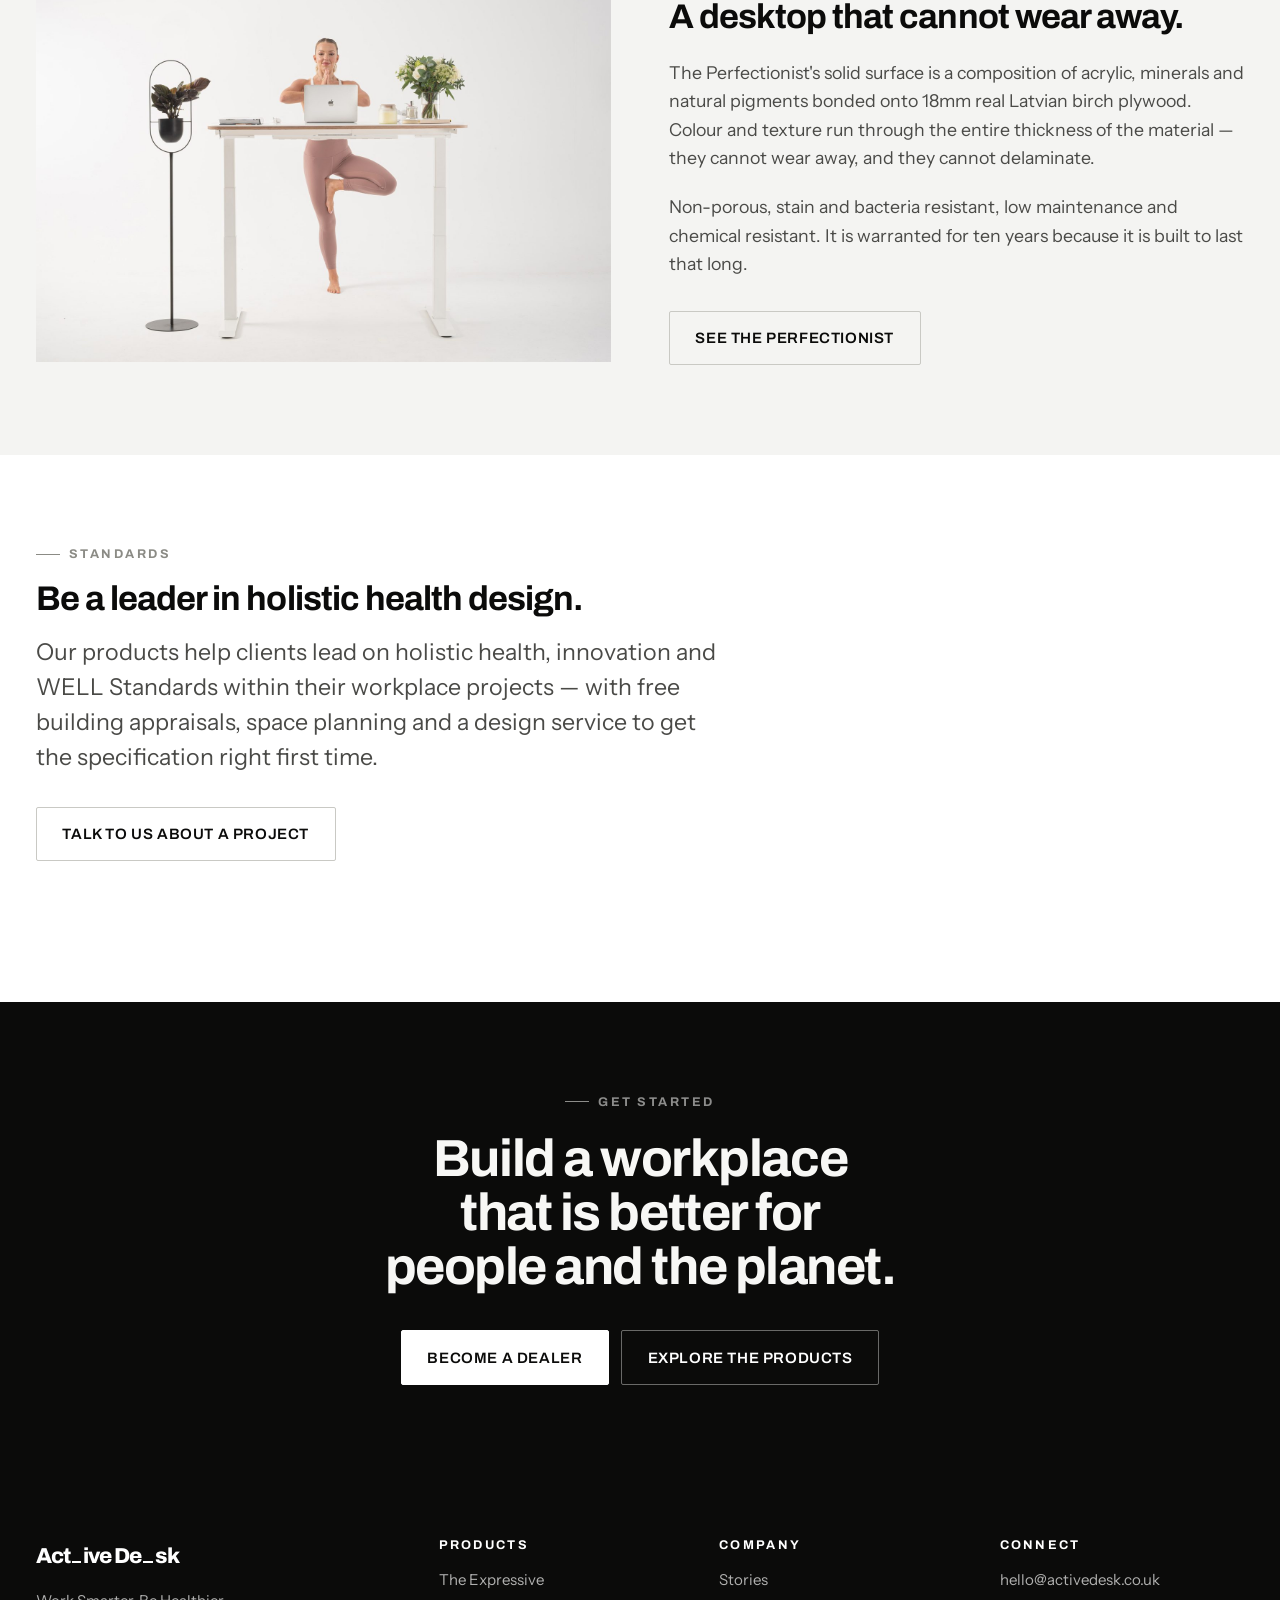
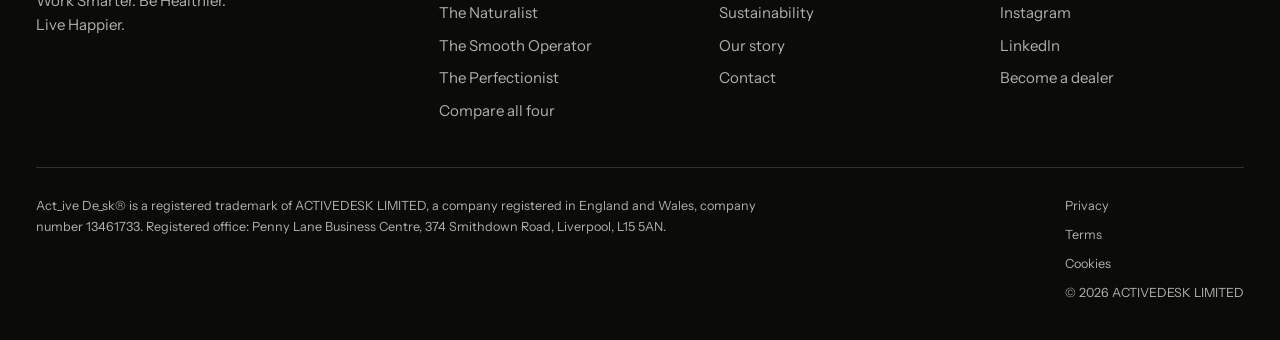
<file: sustainability.html>
<!doctype html>
<html lang="en-GB">
<head>
<meta charset="utf-8">
<meta name="viewport" content="width=device-width, initial-scale=1">
<title>Sustainability | Act_ive De_sk®</title>
<meta name="description" content="Reuse, reduce and sustain: how Act_ive De_sk builds desks that last, made locally, with a recycling programme rather than a skip.">
<meta name="robots" content="noindex, nofollow">
<meta property="og:title" content="Sustainability | Act_ive De_sk®">
<meta property="og:description" content="Reuse, reduce and sustain: how Act_ive De_sk builds desks that last, made locally, with a recycling programme rather than a skip.">
<meta property="og:type" content="website">
<meta property="og:locale" content="en_GB">
<meta name="theme-color" content="#ffffff">
<link rel="icon" href="/favicon.svg" type="image/svg+xml">
<link rel="preconnect" href="https://fonts.googleapis.com">
<link rel="preconnect" href="https://fonts.gstatic.com" crossorigin>
<link rel="stylesheet" href="https://fonts.googleapis.com/css2?family=Archivo:wght@400;600;700;800&family=Instrument+Sans:wght@400;500;600&display=swap">
<link rel="stylesheet" href="/assets/css/site.css">
</head>
<body>
<a class="skip-link" href="#main">Skip to content</a>
<div class="progress" data-progress aria-hidden="true"></div>
<header class="nav is-solid" data-nav>
  <div class="shell shell--wide nav__inner">
    <a class="wordmark" href="/" aria-label="Act_ive De_sk home">Act<span class="wordmark__rule" aria-hidden="true"></span>ive De<span class="wordmark__rule" aria-hidden="true"></span>sk</a>
    <nav class="nav__links" aria-label="Primary"><a class="nav__link" href="/products">Products</a><a class="nav__link" href="/stories">Stories</a><a class="nav__link" href="/sustainability" aria-current="page">Sustainability</a><a class="nav__link" href="/story">Our Story</a><a class="nav__link" href="/contact">Contact</a></nav>
    <div class="nav__actions">
      <a class="btn btn--sm nav__cta" href="/contact#dealer" data-event="dealer_enquiry">Become a dealer</a>
      <button class="menu-btn" type="button" data-menu aria-expanded="false" aria-controls="drawer" aria-label="Menu">
        <span></span><span></span><span></span>
      </button>
    </div>
  </div>
</header>
<div class="drawer" id="drawer" data-drawer>
  <a href="/products">Products</a>
  <div class="drawer__sub"><a href="/products/the-expressive">A_1 · The Expressive</a><a href="/products/the-naturalist">A_2 · The Naturalist</a><a href="/products/the-smooth-operator">A_3 · The Smooth Operator</a><a href="/products/the-perfectionist">A_4 · The Perfectionist</a></div>
  <a href="/stories">Stories</a><a href="/sustainability">Sustainability</a><a href="/story">Our Story</a><a href="/contact">Contact</a>
  <div class="drawer__foot"><a class="btn" href="/contact#dealer">Become a dealer</a></div>
</div>
<main id="main">
<section class="pagehead">
  <div class="shell shell--wide">
    <p class="eyebrow">Sustainability</p>
    <h1 class="pagehead__title">Saving our environment one desk at a time.</h1>
    <p class="pagehead__lede">A vision of a world where all workplace environments positively uplift
      human welfare, while conserving the earth's vitality.</p>
  </div>
</section>

<section class="section section--ink">
  <div class="shell">
    <div class="split">
      <div class="split__media reveal">
        <div class="globe" aria-hidden="true"><div class="globe__spin">
          <div class="globe__ring"></div>
          <div class="globe__lat" style="top:16%"></div>
          <div class="globe__lat" style="top:33%"></div>
          <div class="globe__lat" style="top:50%"></div>
          <div class="globe__lat" style="top:67%"></div>
          <div class="globe__lat" style="top:84%"></div>
          <div class="globe__lon" style="width:0;left:50%"></div>
          <div class="globe__lon" style="width:34%;left:33%;border-right:1px solid currentColor"></div>
          <div class="globe__lon" style="width:68%;left:16%;border-right:1px solid currentColor"></div>
        </div></div>
      </div>
      <div class="reveal">
        <p class="eyebrow">The vision</p>
        <h2 class="section__title">Conserving the earth's vitality.</h2>
        <p class="section__lede">We are not a furniture brand that moves boxes around. We are
          designers at heart, and that means asking what happens to a desk in year eleven — not
          just how it looks on day one.</p>
      </div>
    </div>
  </div>
</section>

<section class="section">
  <div class="shell shell--wide">
    <div class="section__head reveal"><p class="eyebrow">How we do it</p>
      <h2 class="section__title">Three commitments, not three slogans.</h2></div>
    <div class="cards cards--3 reveal-group"><div class="card"><div class="card__body">
      <p class="card__meta">Reuse</p><h3 class="card__title">Reuse, reduce and sustain</h3>
      <p class="card__text">Existing furniture assessed before anything new is specified, and a recycling programme rather than a skip at the end of a fit-out.</p></div></div><div class="card"><div class="card__body">
      <p class="card__meta">Longevity</p><h3 class="card__title">Built to outlast the trend cycle</h3>
      <p class="card__text">Solid surface tops that cannot delaminate, colour running through the full thickness, and a ten-year warranty on every desk. The most sustainable desk is the one you do not replace.</p></div></div><div class="card"><div class="card__body">
      <p class="card__meta">Local</p><h3 class="card__title">Made close to home</h3>
      <p class="card__text">Our acoustic screens are locally made and carbon neutral, in 100% polyester with die-cast zinc clamps and a fire rating to BS EN 13501-1:2018.</p></div></div></div>
  </div>
</section>

<section class="section section--ash">
  <div class="shell shell--wide">
    <div class="split">
      <div class="split__media reveal">
        <figure class="figure figure--ash"><img src="/assets/img/perfectionist-lifestyle-02.jpg" alt="The Perfectionist desk with solid surface top on birch plywood" class="" loading="lazy" decoding="async"></figure>
      </div>
      <div class="reveal">
        <p class="eyebrow">Materials</p>
        <h2 class="section__title">A desktop that cannot wear away.</h2>
        <div class="prose" style="margin-top:1.5rem">
          <p>The Perfectionist's solid surface is a composition of acrylic, minerals and natural
            pigments bonded onto 18mm real Latvian birch plywood. Colour and texture run through the
            entire thickness of the material — they cannot wear away, and they cannot delaminate.</p>
          <p>Non-porous, stain and bacteria resistant, low maintenance and chemical resistant. It is
            warranted for ten years because it is built to last that long.</p>
        </div>
        <p style="margin-top:2rem"><a class="btn btn--ghost" href="/products/the-perfectionist">See The Perfectionist</a></p>
      </div>
    </div>
  </div>
</section>

<section class="section">
  <div class="shell shell--wide">
    <div class="section__head reveal"><p class="eyebrow">Standards</p>
      <h2 class="section__title">Be a leader in holistic health design.</h2>
      <p class="section__lede">Our products help clients lead on holistic health, innovation and
        WELL Standards within their workplace projects — with free building appraisals, space
        planning and a design service to get the specification right first time.</p>
      <p style="margin-top:2rem"><a class="btn btn--ghost" href="/contact">Talk to us about a project</a></p>
    </div>
  </div>
</section>

<section class="section section--ink">
  <div class="shell cta reveal">
    <p class="eyebrow eyebrow--centre">Get started</p>
    <h2 class="cta__title" style="margin-top:1.25rem">Build a workplace that is better for people and the planet.</h2>
    <div class="cta__actions">
      <a class="btn btn--invert" href="/contact#dealer" data-event="dealer_enquiry">Become a dealer</a>
      <a class="btn btn--ghost-invert" href="/products">Explore the products</a>
    </div>
  </div>
</section>
</main>
<footer class="footer">
  <div class="shell shell--wide">
    <div class="footer__grid">
      <div class="footer__brand">
        <span class="wordmark ">Act<span class="wordmark__rule" aria-hidden="true"></span>ive De<span class="wordmark__rule" aria-hidden="true"></span>sk</span>
        <p style="margin-top:1rem;max-width:24ch">Work Smarter. Be Healthier. Live Happier.</p>
      </div>
      <div><h2>Products</h2><ul><li><a href="/products/the-expressive">The Expressive</a></li><li><a href="/products/the-naturalist">The Naturalist</a></li><li><a href="/products/the-smooth-operator">The Smooth Operator</a></li><li><a href="/products/the-perfectionist">The Perfectionist</a></li><li><a href="/products">Compare all four</a></li></ul></div>
      <div><h2>Company</h2><ul>
        <li><a href="/stories">Stories</a></li>
        <li><a href="/sustainability">Sustainability</a></li>
        <li><a href="/story">Our story</a></li>
        <li><a href="/contact">Contact</a></li>
      </ul></div>
      <div><h2>Connect</h2><ul>
        <li><a href="mailto:hello@activedesk.co.uk">hello@activedesk.co.uk</a></li>
        <li><a href="https://www.instagram.com/activedesk.co.uk/" rel="noopener">Instagram</a></li>
        <li><a href="https://uk.linkedin.com/company/active-desk-ltd" rel="noopener">LinkedIn</a></li>
        <li><a href="/contact#dealer">Become a dealer</a></li>
      </ul></div>
    </div>
    <div class="footer__legal">
      <p class="footer__reg">Act_ive De_sk® is a registered trademark of ACTIVEDESK LIMITED, a company
        registered in England and Wales, company number 13461733. Registered office: Penny Lane Business Centre, 374 Smithdown Road, Liverpool, L15 5AN.</p>
      <ul class="footer__links">
        <li><a href="/privacy">Privacy</a></li>
        <li><a href="/terms">Terms</a></li>
        <li><a href="/cookies">Cookies</a></li>
        <li>&copy; <span data-year>2026</span> ACTIVEDESK LIMITED</li>
      </ul>
    </div>
  </div>
</footer>
<script src="/assets/js/site.js" defer></script>
</body>
</html>
</file>
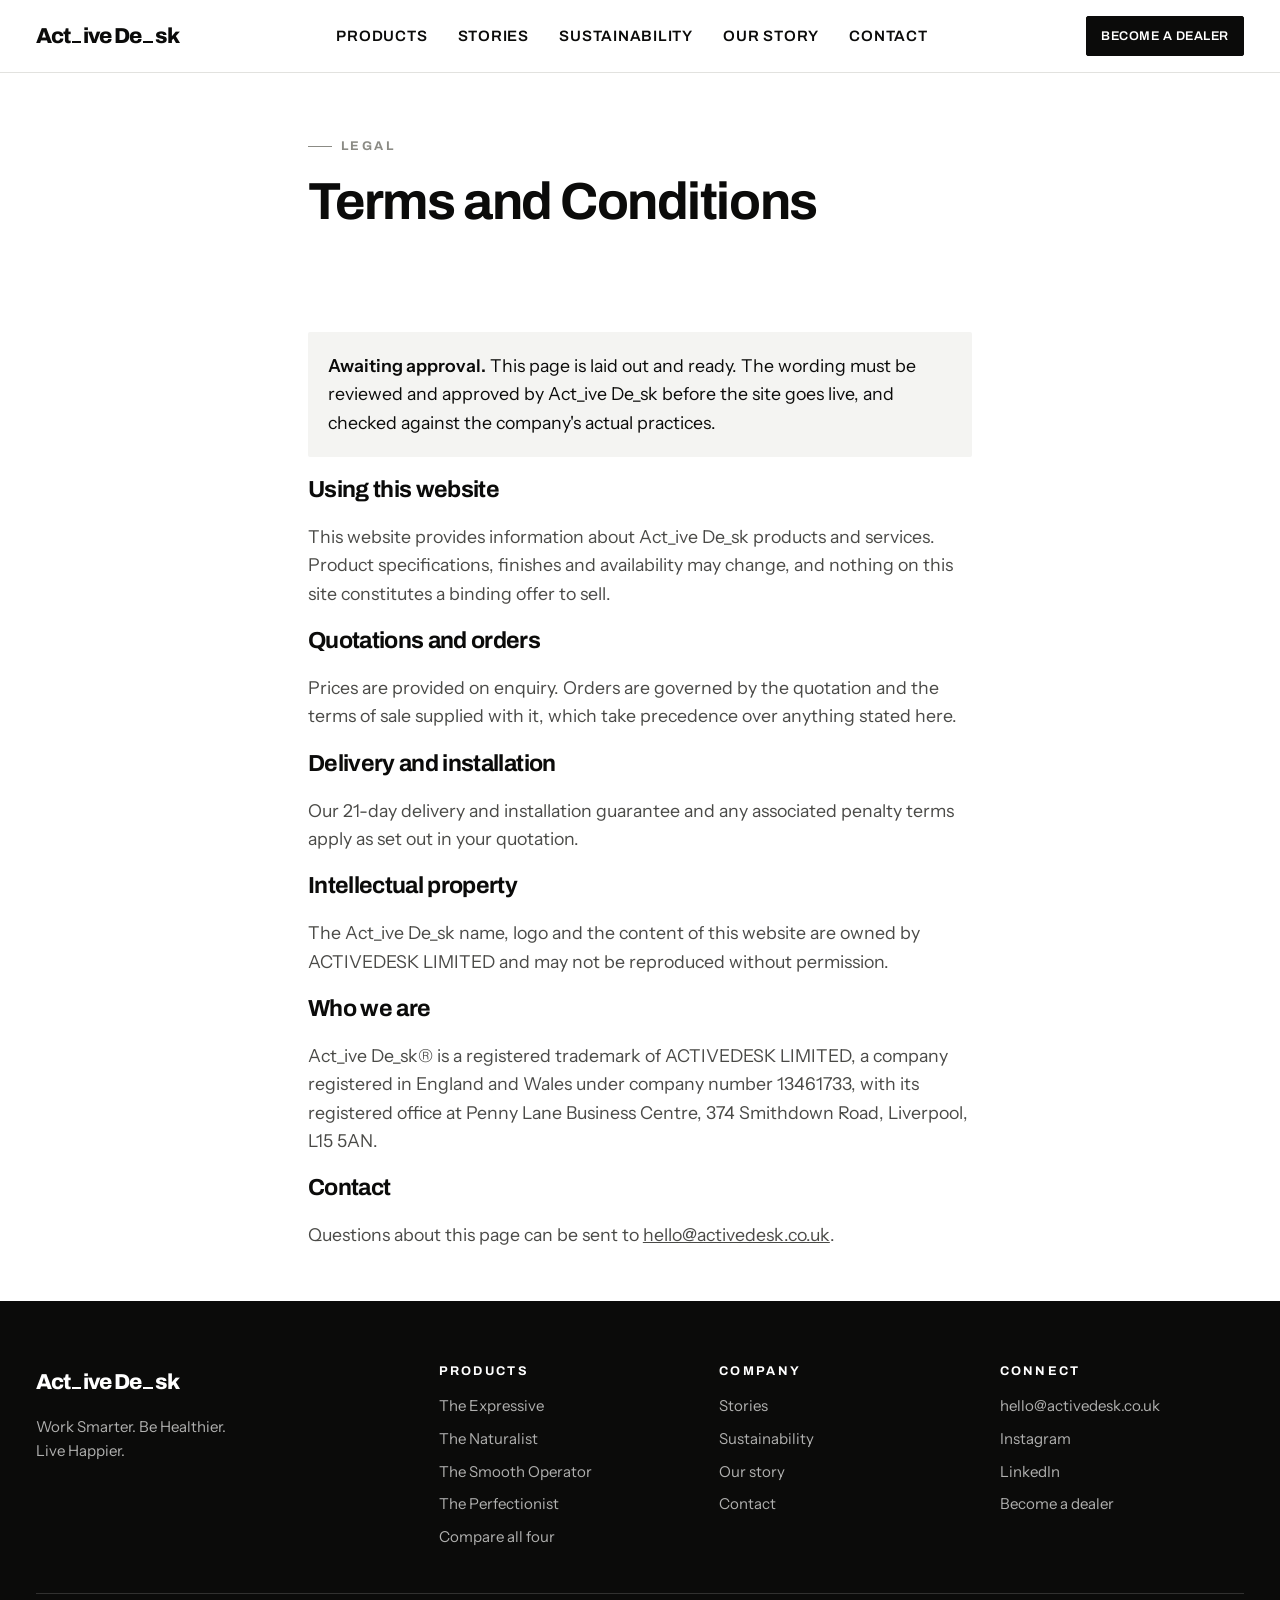
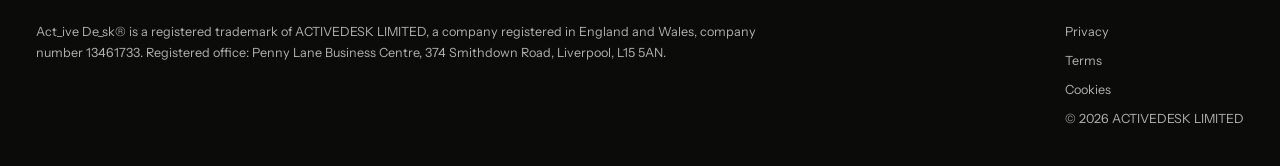
<file: terms.html>
<!doctype html>
<html lang="en-GB">
<head>
<meta charset="utf-8">
<meta name="viewport" content="width=device-width, initial-scale=1">
<title>Terms and Conditions | Act_ive De_sk®</title>
<meta name="description" content="Terms and Conditions for Act_ive De_sk, a trading name of ACTIVEDESK LIMITED.">
<meta name="robots" content="noindex, nofollow">
<meta property="og:title" content="Terms and Conditions | Act_ive De_sk®">
<meta property="og:description" content="Terms and Conditions for Act_ive De_sk, a trading name of ACTIVEDESK LIMITED.">
<meta property="og:type" content="website">
<meta property="og:locale" content="en_GB">
<meta name="theme-color" content="#ffffff">
<link rel="icon" href="/favicon.svg" type="image/svg+xml">
<link rel="preconnect" href="https://fonts.googleapis.com">
<link rel="preconnect" href="https://fonts.gstatic.com" crossorigin>
<link rel="stylesheet" href="https://fonts.googleapis.com/css2?family=Archivo:wght@400;600;700;800&family=Instrument+Sans:wght@400;500;600&display=swap">
<link rel="stylesheet" href="/assets/css/site.css">
</head>
<body>
<a class="skip-link" href="#main">Skip to content</a>
<div class="progress" data-progress aria-hidden="true"></div>
<header class="nav is-solid" data-nav>
  <div class="shell shell--wide nav__inner">
    <a class="wordmark" href="/" aria-label="Act_ive De_sk home">Act<span class="wordmark__rule" aria-hidden="true"></span>ive De<span class="wordmark__rule" aria-hidden="true"></span>sk</a>
    <nav class="nav__links" aria-label="Primary"><a class="nav__link" href="/products">Products</a><a class="nav__link" href="/stories">Stories</a><a class="nav__link" href="/sustainability">Sustainability</a><a class="nav__link" href="/story">Our Story</a><a class="nav__link" href="/contact">Contact</a></nav>
    <div class="nav__actions">
      <a class="btn btn--sm nav__cta" href="/contact#dealer" data-event="dealer_enquiry">Become a dealer</a>
      <button class="menu-btn" type="button" data-menu aria-expanded="false" aria-controls="drawer" aria-label="Menu">
        <span></span><span></span><span></span>
      </button>
    </div>
  </div>
</header>
<div class="drawer" id="drawer" data-drawer>
  <a href="/products">Products</a>
  <div class="drawer__sub"><a href="/products/the-expressive">A_1 · The Expressive</a><a href="/products/the-naturalist">A_2 · The Naturalist</a><a href="/products/the-smooth-operator">A_3 · The Smooth Operator</a><a href="/products/the-perfectionist">A_4 · The Perfectionist</a></div>
  <a href="/stories">Stories</a><a href="/sustainability">Sustainability</a><a href="/story">Our Story</a><a href="/contact">Contact</a>
  <div class="drawer__foot"><a class="btn" href="/contact#dealer">Become a dealer</a></div>
</div>
<main id="main">
<section class="pagehead">
  <div class="shell shell--narrow"><p class="eyebrow">Legal</p>
    <h1 class="pagehead__title">Terms and Conditions</h1></div>
</section>
<section class="section section--tight">
  <div class="shell shell--narrow prose reveal">
    <p style="padding:1.25rem;background:var(--ash);border-radius:var(--radius);color:var(--ink)">
      <strong>Awaiting approval.</strong> This page is laid out and ready. The wording must be
      reviewed and approved by Act_ive De_sk before the site goes live, and checked against the
      company's actual practices.</p>
    
      <h2 style="font-size:var(--step-1)">Using this website</h2>
      <p>This website provides information about Act_ive De_sk products and services. Product
        specifications, finishes and availability may change, and nothing on this site constitutes a
        binding offer to sell.</p>
      <h2 style="font-size:var(--step-1)">Quotations and orders</h2>
      <p>Prices are provided on enquiry. Orders are governed by the quotation and the terms of sale
        supplied with it, which take precedence over anything stated here.</p>
      <h2 style="font-size:var(--step-1)">Delivery and installation</h2>
      <p>Our 21-day delivery and installation guarantee and any associated penalty terms apply as set
        out in your quotation.</p>
      <h2 style="font-size:var(--step-1)">Intellectual property</h2>
      <p>The Act_ive De_sk name, logo and the content of this website are owned by ACTIVEDESK LIMITED
        and may not be reproduced without permission.</p>
    <h2 style="font-size:var(--step-1)">Who we are</h2>
    <p>Act_ive De_sk® is a registered trademark of ACTIVEDESK LIMITED, a company registered in
      England and Wales under company number 13461733, with its registered office at Penny Lane Business Centre, 374 Smithdown Road, Liverpool, L15 5AN.</p>
    <h2 style="font-size:var(--step-1)">Contact</h2>
    <p>Questions about this page can be sent to <a href="mailto:hello@activedesk.co.uk">hello@activedesk.co.uk</a>.</p>
  </div>
</section></main>
<footer class="footer">
  <div class="shell shell--wide">
    <div class="footer__grid">
      <div class="footer__brand">
        <span class="wordmark ">Act<span class="wordmark__rule" aria-hidden="true"></span>ive De<span class="wordmark__rule" aria-hidden="true"></span>sk</span>
        <p style="margin-top:1rem;max-width:24ch">Work Smarter. Be Healthier. Live Happier.</p>
      </div>
      <div><h2>Products</h2><ul><li><a href="/products/the-expressive">The Expressive</a></li><li><a href="/products/the-naturalist">The Naturalist</a></li><li><a href="/products/the-smooth-operator">The Smooth Operator</a></li><li><a href="/products/the-perfectionist">The Perfectionist</a></li><li><a href="/products">Compare all four</a></li></ul></div>
      <div><h2>Company</h2><ul>
        <li><a href="/stories">Stories</a></li>
        <li><a href="/sustainability">Sustainability</a></li>
        <li><a href="/story">Our story</a></li>
        <li><a href="/contact">Contact</a></li>
      </ul></div>
      <div><h2>Connect</h2><ul>
        <li><a href="mailto:hello@activedesk.co.uk">hello@activedesk.co.uk</a></li>
        <li><a href="https://www.instagram.com/activedesk.co.uk/" rel="noopener">Instagram</a></li>
        <li><a href="https://uk.linkedin.com/company/active-desk-ltd" rel="noopener">LinkedIn</a></li>
        <li><a href="/contact#dealer">Become a dealer</a></li>
      </ul></div>
    </div>
    <div class="footer__legal">
      <p class="footer__reg">Act_ive De_sk® is a registered trademark of ACTIVEDESK LIMITED, a company
        registered in England and Wales, company number 13461733. Registered office: Penny Lane Business Centre, 374 Smithdown Road, Liverpool, L15 5AN.</p>
      <ul class="footer__links">
        <li><a href="/privacy">Privacy</a></li>
        <li><a href="/terms">Terms</a></li>
        <li><a href="/cookies">Cookies</a></li>
        <li>&copy; <span data-year>2026</span> ACTIVEDESK LIMITED</li>
      </ul>
    </div>
  </div>
</footer>
<script src="/assets/js/site.js" defer></script>
</body>
</html>
</file>
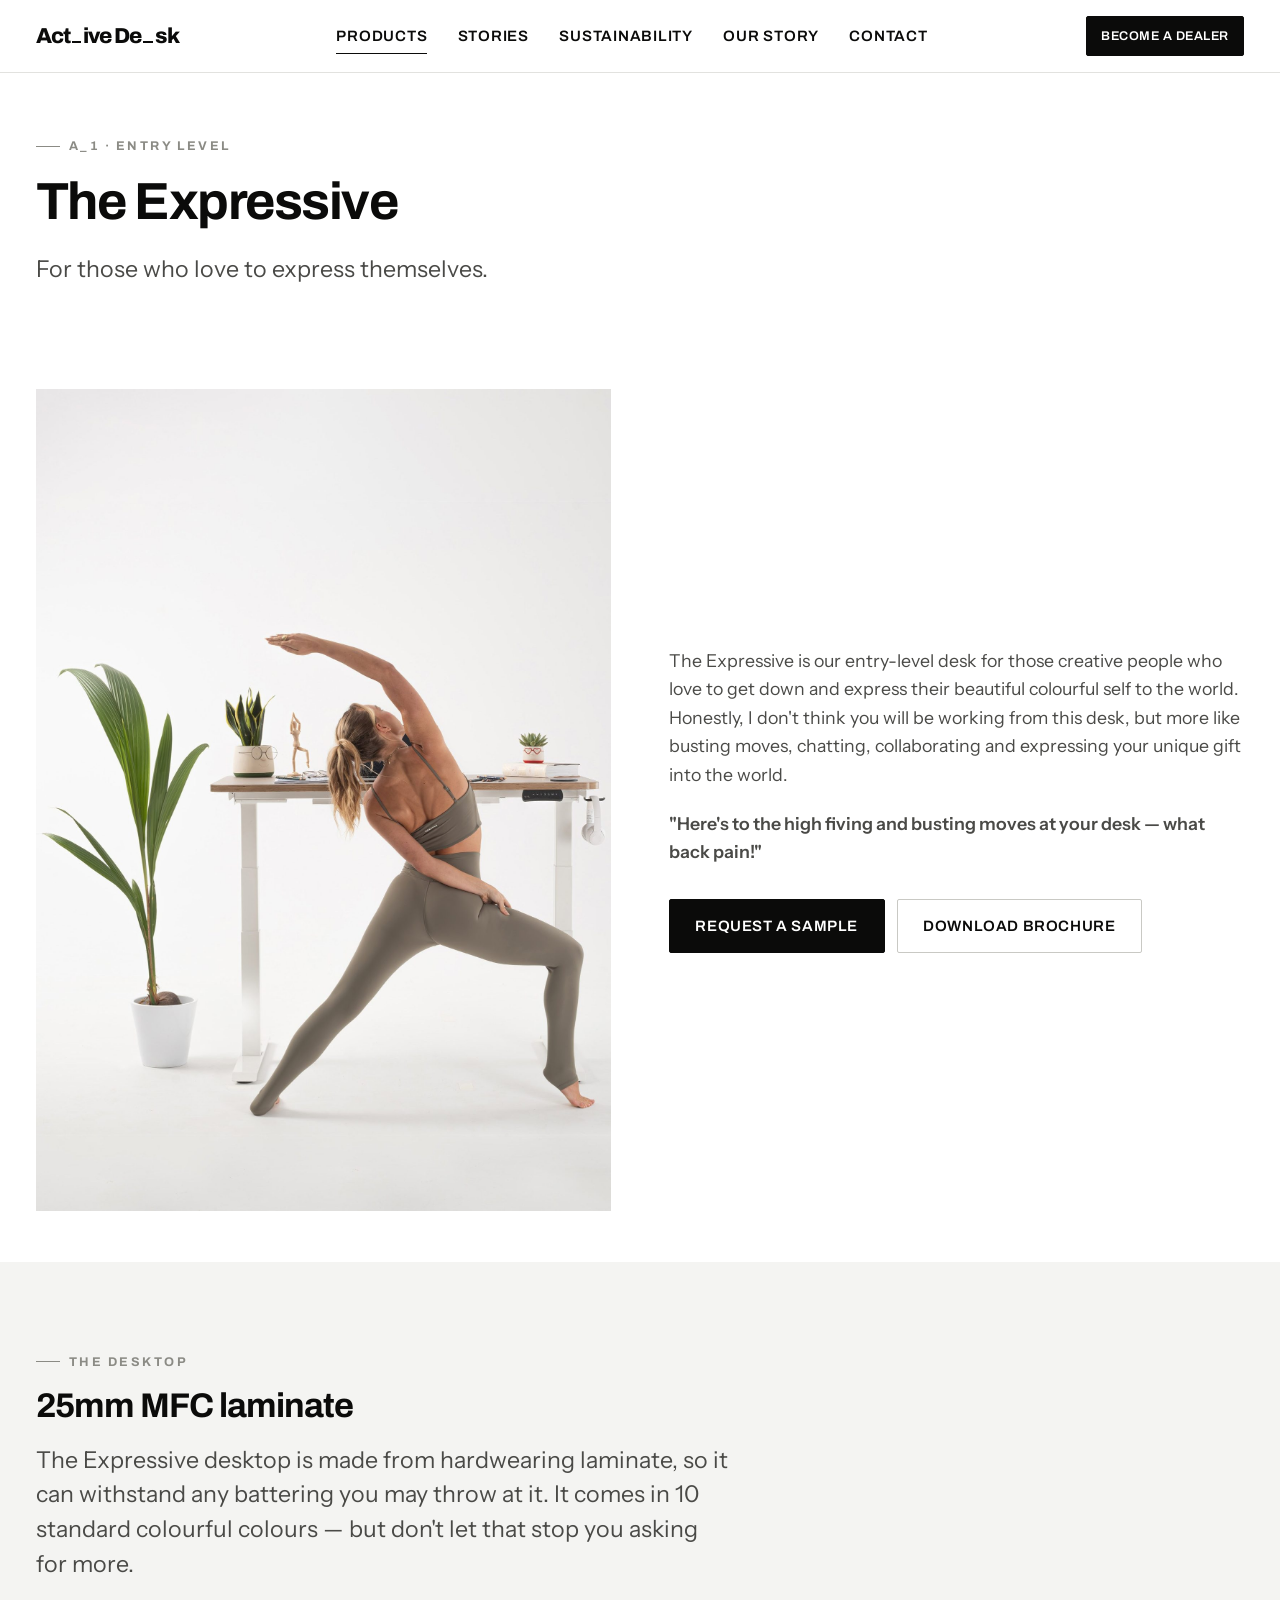
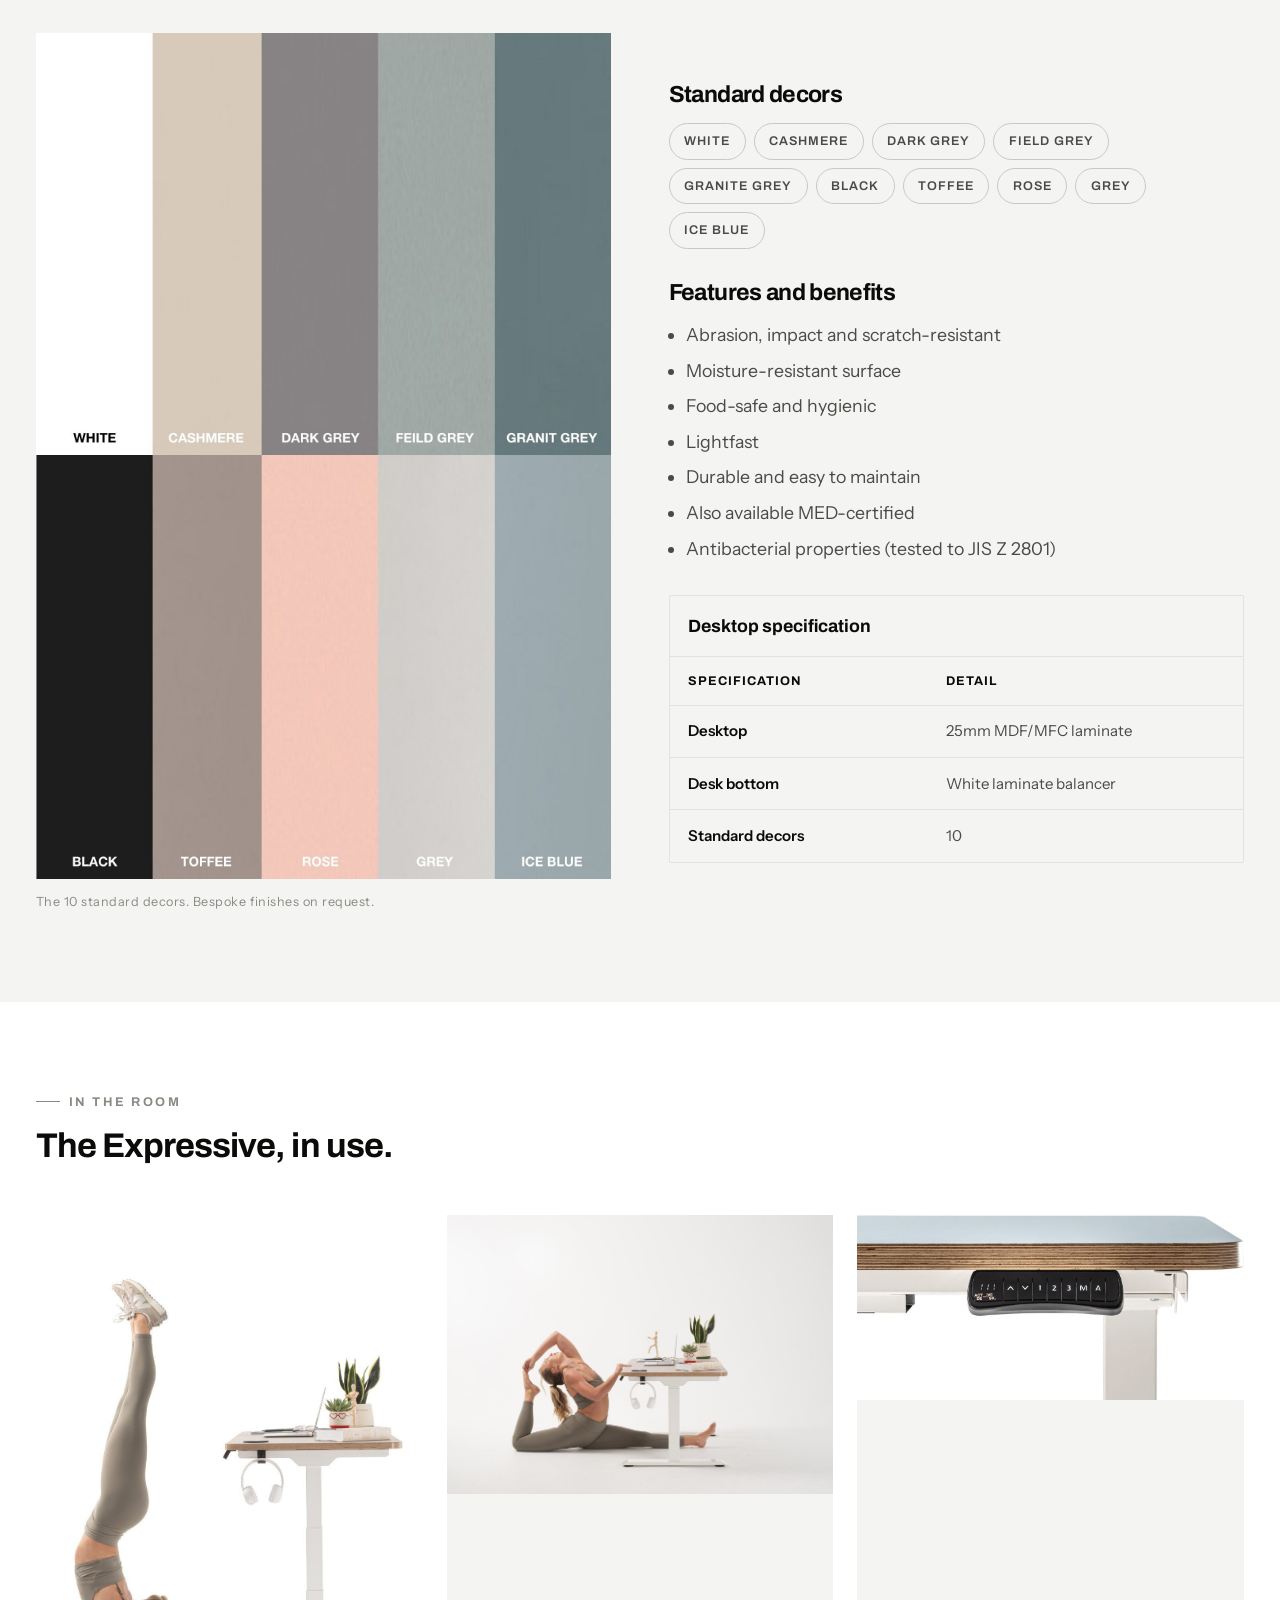
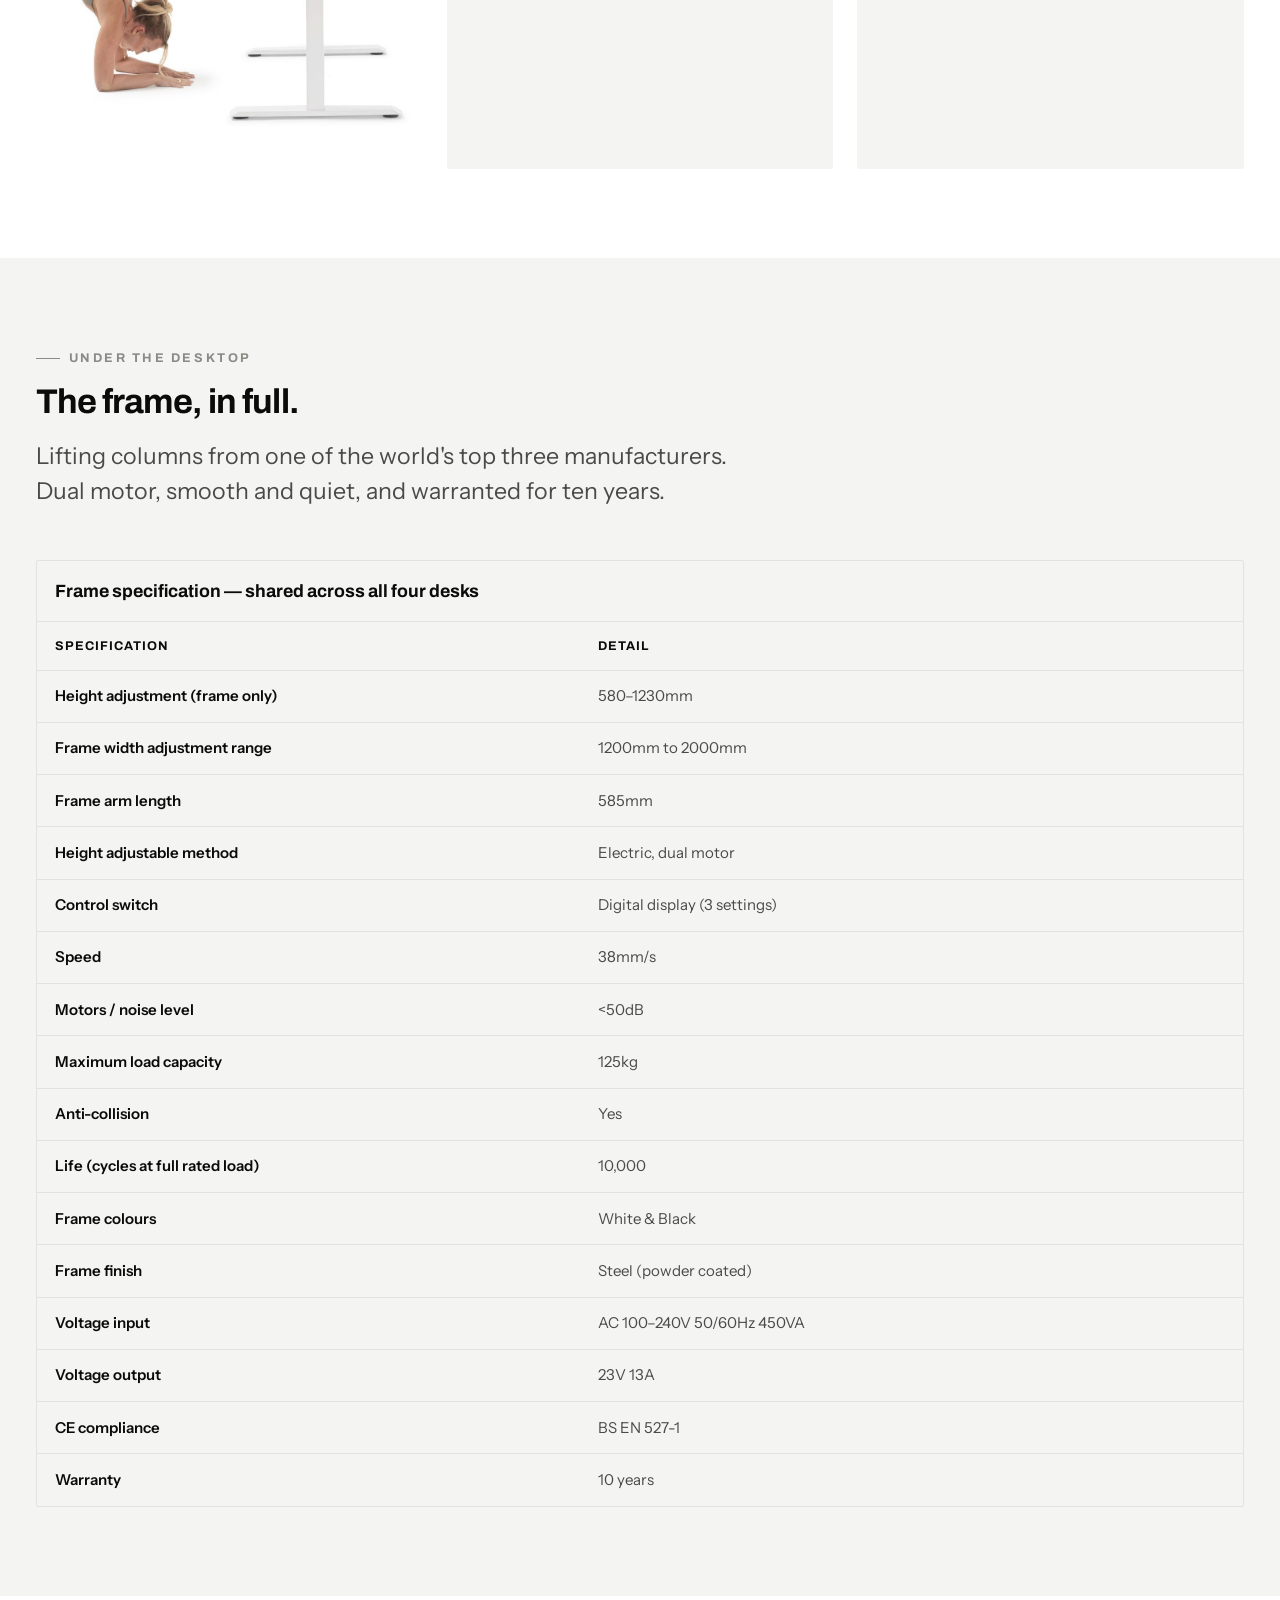
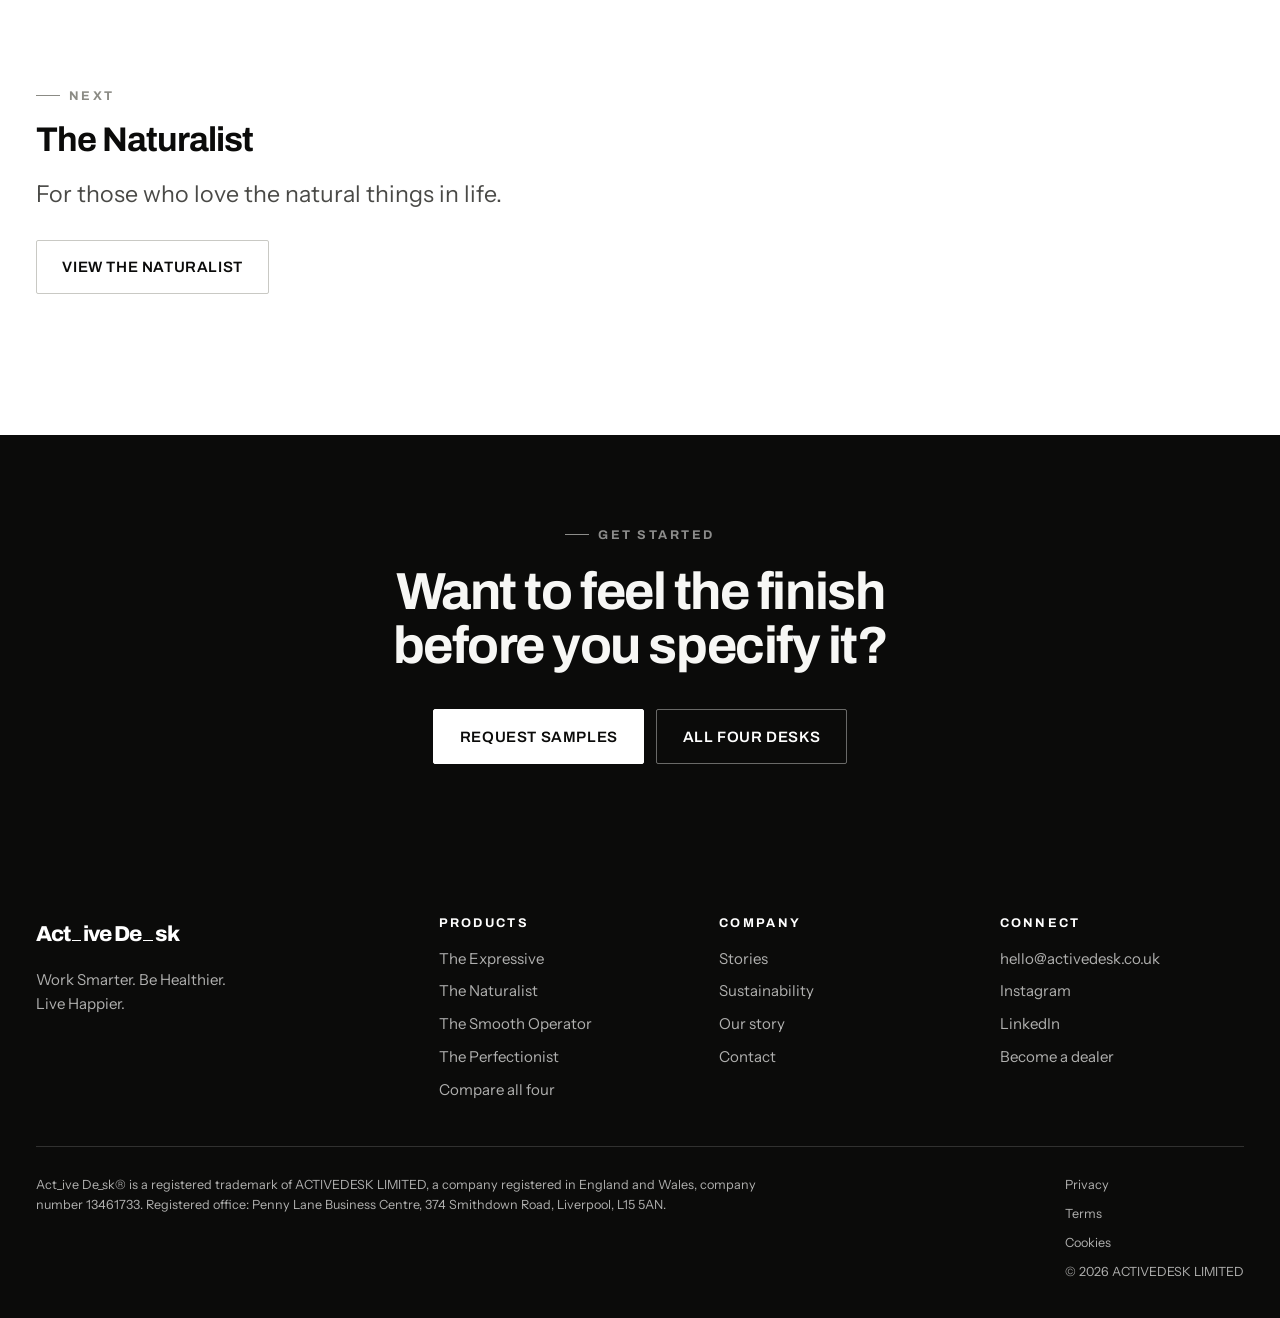
<file: products/the-expressive.html>
<!doctype html>
<html lang="en-GB">
<head>
<meta charset="utf-8">
<meta name="viewport" content="width=device-width, initial-scale=1">
<title>The Expressive | A_1 sit stand desk | Act_ive De_sk®</title>
<meta name="description" content="The Expressive — entry level electric sit stand desk with a 25mm MFC laminate desktop and 10 standard decors.">
<meta name="robots" content="noindex, nofollow">
<meta property="og:title" content="The Expressive | A_1 sit stand desk | Act_ive De_sk®">
<meta property="og:description" content="The Expressive — entry level electric sit stand desk with a 25mm MFC laminate desktop and 10 standard decors.">
<meta property="og:type" content="website">
<meta property="og:locale" content="en_GB">
<meta name="theme-color" content="#ffffff">
<link rel="icon" href="/favicon.svg" type="image/svg+xml">
<link rel="preconnect" href="https://fonts.googleapis.com">
<link rel="preconnect" href="https://fonts.gstatic.com" crossorigin>
<link rel="stylesheet" href="https://fonts.googleapis.com/css2?family=Archivo:wght@400;600;700;800&family=Instrument+Sans:wght@400;500;600&display=swap">
<link rel="stylesheet" href="/assets/css/site.css">
</head>
<body>
<a class="skip-link" href="#main">Skip to content</a>
<div class="progress" data-progress aria-hidden="true"></div>
<header class="nav is-solid" data-nav>
  <div class="shell shell--wide nav__inner">
    <a class="wordmark" href="/" aria-label="Act_ive De_sk home">Act<span class="wordmark__rule" aria-hidden="true"></span>ive De<span class="wordmark__rule" aria-hidden="true"></span>sk</a>
    <nav class="nav__links" aria-label="Primary"><a class="nav__link" href="/products" aria-current="page">Products</a><a class="nav__link" href="/stories">Stories</a><a class="nav__link" href="/sustainability">Sustainability</a><a class="nav__link" href="/story">Our Story</a><a class="nav__link" href="/contact">Contact</a></nav>
    <div class="nav__actions">
      <a class="btn btn--sm nav__cta" href="/contact#dealer" data-event="dealer_enquiry">Become a dealer</a>
      <button class="menu-btn" type="button" data-menu aria-expanded="false" aria-controls="drawer" aria-label="Menu">
        <span></span><span></span><span></span>
      </button>
    </div>
  </div>
</header>
<div class="drawer" id="drawer" data-drawer>
  <a href="/products">Products</a>
  <div class="drawer__sub"><a href="/products/the-expressive">A_1 · The Expressive</a><a href="/products/the-naturalist">A_2 · The Naturalist</a><a href="/products/the-smooth-operator">A_3 · The Smooth Operator</a><a href="/products/the-perfectionist">A_4 · The Perfectionist</a></div>
  <a href="/stories">Stories</a><a href="/sustainability">Sustainability</a><a href="/story">Our Story</a><a href="/contact">Contact</a>
  <div class="drawer__foot"><a class="btn" href="/contact#dealer">Become a dealer</a></div>
</div>
<main id="main">
<section class="pagehead">
  <div class="shell shell--wide">
    <p class="eyebrow">A_1 · Entry level</p>
    <h1 class="pagehead__title">The Expressive</h1>
    <p class="pagehead__lede">For those who love to express themselves.</p>
  </div>
</section>

<section class="section section--tight">
  <div class="shell shell--wide split">
    <div class="split__media reveal">
      <figure class="figure figure--ash"><img src="/assets/img/expressive-lifestyle-01.jpg" alt="The Expressive electric sit stand desk" class="" loading="eager" decoding="async"></figure>
    </div>
    <div class="reveal prose">
      <p>The Expressive is our entry-level desk for those creative people who love to get down and express their beautiful colourful self to the world. Honestly, I don't think you will be working from this desk, but more like busting moves, chatting, collaborating and expressing your unique gift into the world.</p>
      <p><strong>"Here's to the high fiving and busting moves at your desk — what back pain!"</strong></p>
      <p style="margin-top:2rem">
        <a class="btn" href="/contact#samples" data-event="sample_request">Request a sample</a>
        <a class="btn btn--ghost" href="/assets/brochures/the-expressive.pdf" style="margin-left:0.5rem" data-event="brochure_download">Download brochure</a>
      </p>
    </div>
  </div>
</section>

<section class="section section--ash">
  <div class="shell shell--wide">
    <div class="section__head reveal"><p class="eyebrow">The desktop</p>
      <h2 class="section__title">25mm MFC laminate</h2>
      <p class="section__lede">The Expressive desktop is made from hardwearing laminate, so it can withstand any battering you may throw at it. It comes in 10 standard colourful colours — but don't let that stop you asking for more.</p></div>
    <div class="split">
      <div class="reveal">
        <figure class="figure"><img src="/assets/img/decors-expressive.jpg" alt="The Expressive standard decor range" class="" loading="lazy" decoding="async">
          <figcaption>The 10 standard decors. Bespoke finishes on request.</figcaption></figure>
      </div>
      <div class="reveal">
        <h3 style="font-size:var(--step-1)">Standard decors</h3>
        <ul class="decors" style="margin-top:1rem"><li>White</li><li>Cashmere</li><li>Dark Grey</li><li>Field Grey</li><li>Granite Grey</li><li>Black</li><li>Toffee</li><li>Rose</li><li>Grey</li><li>Ice Blue</li></ul>
        <h3 style="font-size:var(--step-1);margin-top:2rem">Features and benefits</h3>
        <ul style="margin-top:1rem;padding-left:1.1rem;color:var(--ink-2);display:grid;gap:0.45rem"><li>Abrasion, impact and scratch-resistant</li><li>Moisture-resistant surface</li><li>Food-safe and hygienic</li><li>Lightfast</li><li>Durable and easy to maintain</li><li>Also available MED-certified</li><li>Antibacterial properties (tested to JIS Z 2801)</li></ul>
        <div style="margin-top:2rem"><div class="tablewrap"><table class="spec">
<caption>Desktop specification</caption>
<thead><tr><th scope="col">Specification</th><th scope="col">Detail</th></tr></thead>
<tbody><tr><th scope="row">Desktop</th><td>25mm MDF/MFC laminate</td></tr><tr><th scope="row">Desk bottom</th><td>White laminate balancer</td></tr><tr><th scope="row">Standard decors</th><td>10</td></tr></tbody></table></div></div>
      </div>
    </div>
  </div>
</section>

<section class="section">
  <div class="shell shell--wide">
    <div class="section__head reveal"><p class="eyebrow">In the room</p>
      <h2 class="section__title">The Expressive, in use.</h2></div>
    <div class="cards cards--3 reveal-group"><figure class="figure figure--ash"><img src="/assets/img/expressive-lifestyle-02.jpg" alt="The Expressive sit stand desk" class="" loading="lazy" decoding="async"></figure><figure class="figure figure--ash"><img src="/assets/img/expressive-lifestyle-03.jpg" alt="The Expressive sit stand desk" class="" loading="lazy" decoding="async"></figure><figure class="figure figure--ash"><img src="/assets/img/detail-controller-blue.jpg" alt="The Expressive sit stand desk" class="" loading="lazy" decoding="async"></figure></div>
  </div>
</section>

<section class="section section--ash">
  <div class="shell shell--wide">
    <div class="section__head reveal"><p class="eyebrow">Under the desktop</p>
      <h2 class="section__title">The frame, in full.</h2>
      <p class="section__lede">Lifting columns from one of the world's top three manufacturers.
        Dual motor, smooth and quiet, and warranted for ten years.</p></div>
    <div class="reveal"><div class="tablewrap"><table class="spec">
<caption>Frame specification — shared across all four desks</caption>
<thead><tr><th scope="col">Specification</th><th scope="col">Detail</th></tr></thead>
<tbody><tr><th scope="row">Height adjustment (frame only)</th><td>580–1230mm</td></tr><tr><th scope="row">Frame width adjustment range</th><td>1200mm to 2000mm</td></tr><tr><th scope="row">Frame arm length</th><td>585mm</td></tr><tr><th scope="row">Height adjustable method</th><td>Electric, dual motor</td></tr><tr><th scope="row">Control switch</th><td>Digital display (3 settings)</td></tr><tr><th scope="row">Speed</th><td>38mm/s</td></tr><tr><th scope="row">Motors / noise level</th><td>&lt;50dB</td></tr><tr><th scope="row">Maximum load capacity</th><td>125kg</td></tr><tr><th scope="row">Anti-collision</th><td>Yes</td></tr><tr><th scope="row">Life (cycles at full rated load)</th><td>10,000</td></tr><tr><th scope="row">Frame colours</th><td>White &amp; Black</td></tr><tr><th scope="row">Frame finish</th><td>Steel (powder coated)</td></tr><tr><th scope="row">Voltage input</th><td>AC 100–240V 50/60Hz 450VA</td></tr><tr><th scope="row">Voltage output</th><td>23V 13A</td></tr><tr><th scope="row">CE compliance</th><td>BS EN 527-1</td></tr><tr><th scope="row">Warranty</th><td>10 years</td></tr></tbody></table></div></div>
  </div>
</section>

<section class="section">
  <div class="shell shell--wide">
    <div class="section__head reveal"><p class="eyebrow">Next</p>
      <h2 class="section__title">The Naturalist</h2>
      <p class="section__lede">For those who love the natural things in life.</p>
      <p style="margin-top:1.75rem"><a class="btn btn--ghost" href="/products/the-naturalist">View The Naturalist</a></p>
    </div>
  </div>
</section>

<section class="section section--ink">
  <div class="shell cta reveal">
    <p class="eyebrow eyebrow--centre">Get started</p>
    <h2 class="cta__title" style="margin-top:1.25rem">Want to feel the finish before you specify it?</h2>
    <div class="cta__actions">
      <a class="btn btn--invert" href="/contact#samples" data-event="dealer_enquiry">Request samples</a>
      <a class="btn btn--ghost-invert" href="/products">All four desks</a>
    </div>
  </div>
</section>
<script type="application/ld+json">
{"@context":"https://schema.org","@type":"Product","name":"The Expressive","sku":"A_1",
"brand":{"@type":"Brand","name":"Act_ive De_sk"},"material":"25mm MDF/MFC laminate",
"description":"For those who love to express themselves."}
</script></main>
<footer class="footer">
  <div class="shell shell--wide">
    <div class="footer__grid">
      <div class="footer__brand">
        <span class="wordmark ">Act<span class="wordmark__rule" aria-hidden="true"></span>ive De<span class="wordmark__rule" aria-hidden="true"></span>sk</span>
        <p style="margin-top:1rem;max-width:24ch">Work Smarter. Be Healthier. Live Happier.</p>
      </div>
      <div><h2>Products</h2><ul><li><a href="/products/the-expressive">The Expressive</a></li><li><a href="/products/the-naturalist">The Naturalist</a></li><li><a href="/products/the-smooth-operator">The Smooth Operator</a></li><li><a href="/products/the-perfectionist">The Perfectionist</a></li><li><a href="/products">Compare all four</a></li></ul></div>
      <div><h2>Company</h2><ul>
        <li><a href="/stories">Stories</a></li>
        <li><a href="/sustainability">Sustainability</a></li>
        <li><a href="/story">Our story</a></li>
        <li><a href="/contact">Contact</a></li>
      </ul></div>
      <div><h2>Connect</h2><ul>
        <li><a href="mailto:hello@activedesk.co.uk">hello@activedesk.co.uk</a></li>
        <li><a href="https://www.instagram.com/activedesk.co.uk/" rel="noopener">Instagram</a></li>
        <li><a href="https://uk.linkedin.com/company/active-desk-ltd" rel="noopener">LinkedIn</a></li>
        <li><a href="/contact#dealer">Become a dealer</a></li>
      </ul></div>
    </div>
    <div class="footer__legal">
      <p class="footer__reg">Act_ive De_sk® is a registered trademark of ACTIVEDESK LIMITED, a company
        registered in England and Wales, company number 13461733. Registered office: Penny Lane Business Centre, 374 Smithdown Road, Liverpool, L15 5AN.</p>
      <ul class="footer__links">
        <li><a href="/privacy">Privacy</a></li>
        <li><a href="/terms">Terms</a></li>
        <li><a href="/cookies">Cookies</a></li>
        <li>&copy; <span data-year>2026</span> ACTIVEDESK LIMITED</li>
      </ul>
    </div>
  </div>
</footer>
<script src="/assets/js/site.js" defer></script>
</body>
</html>
</file>
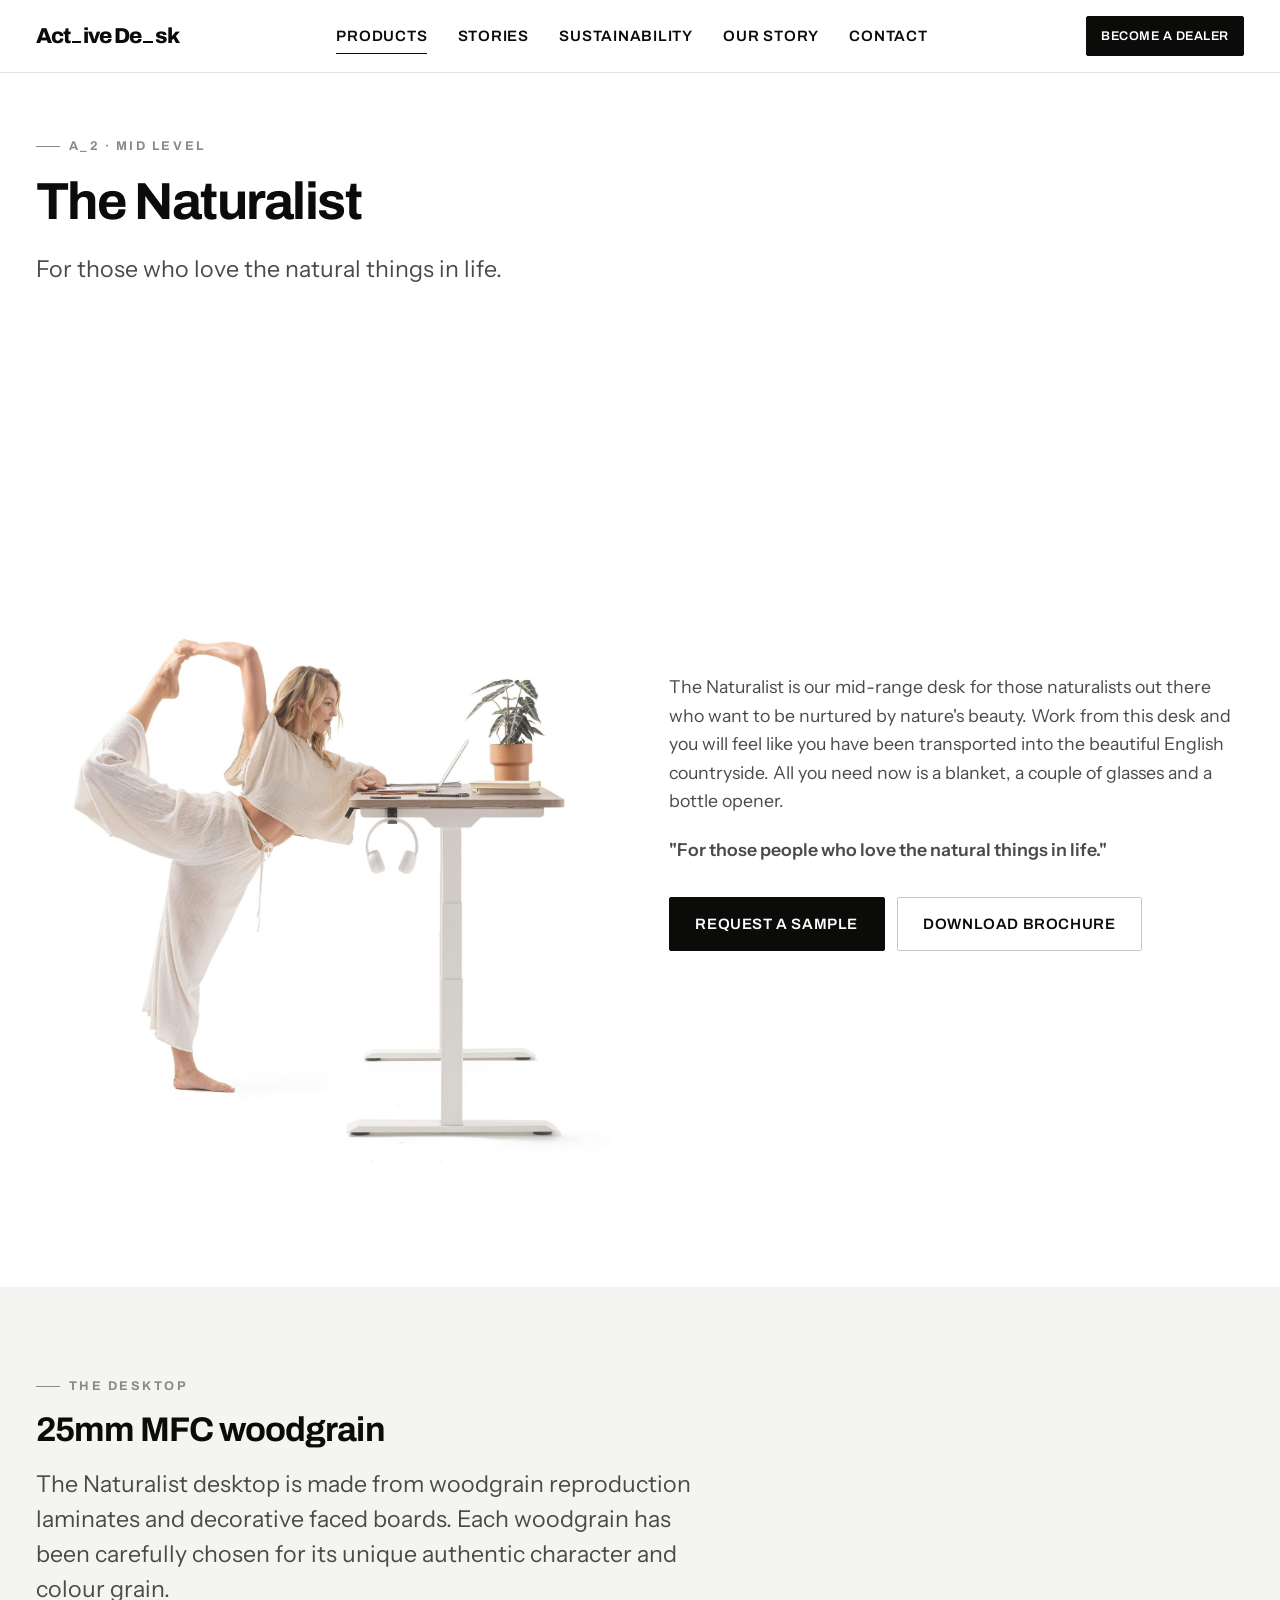
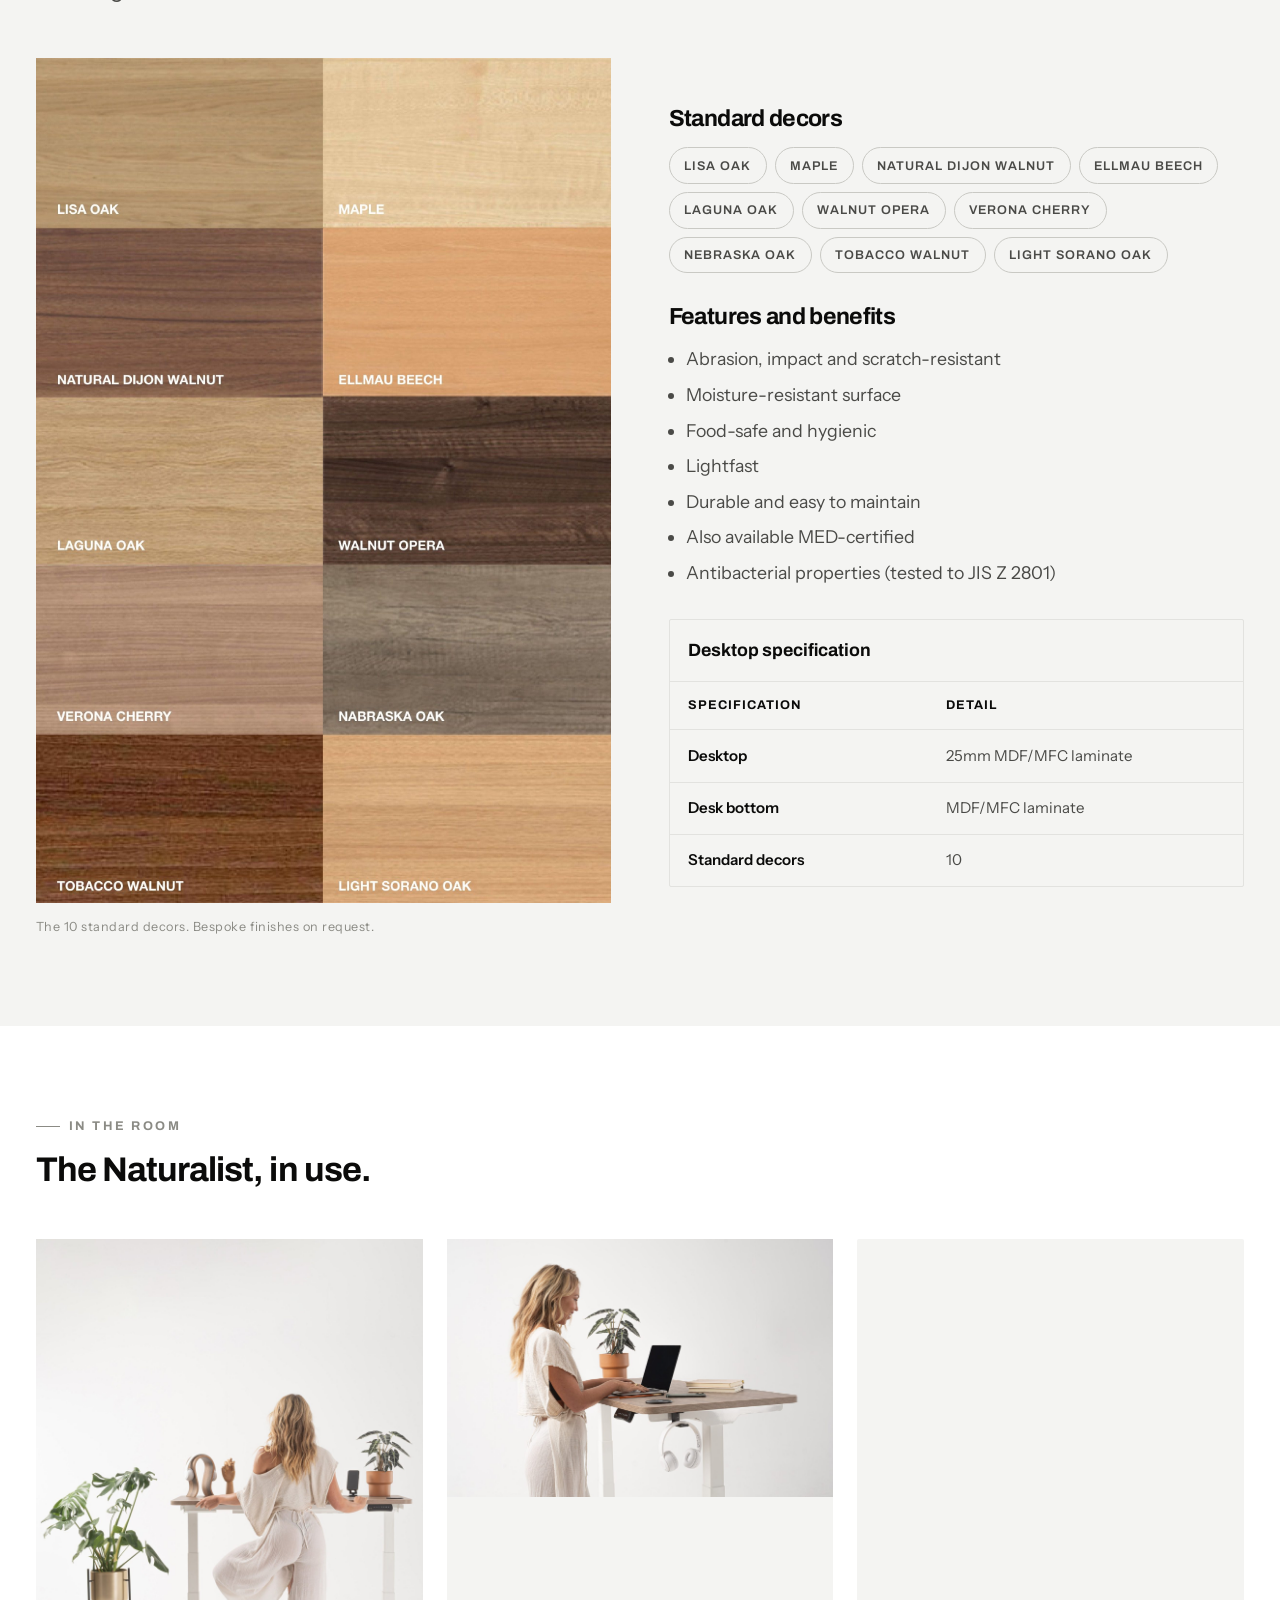
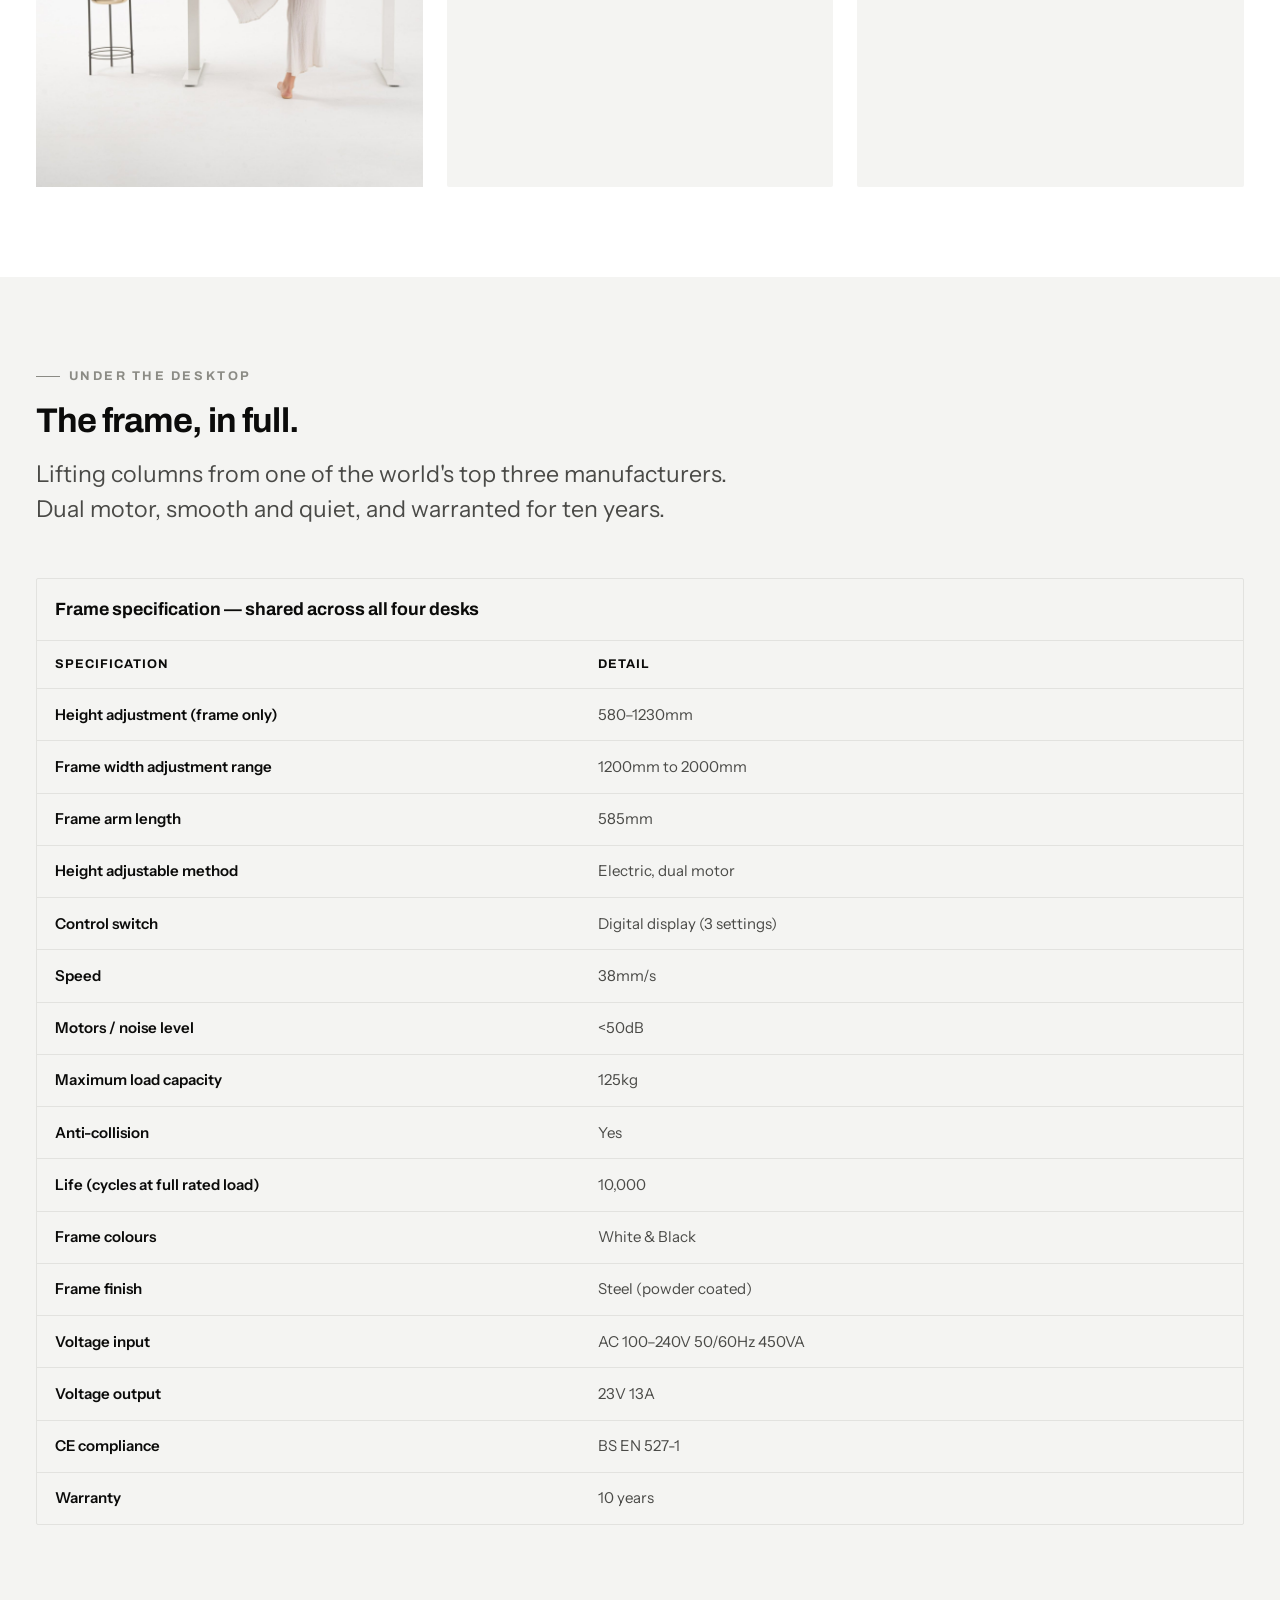
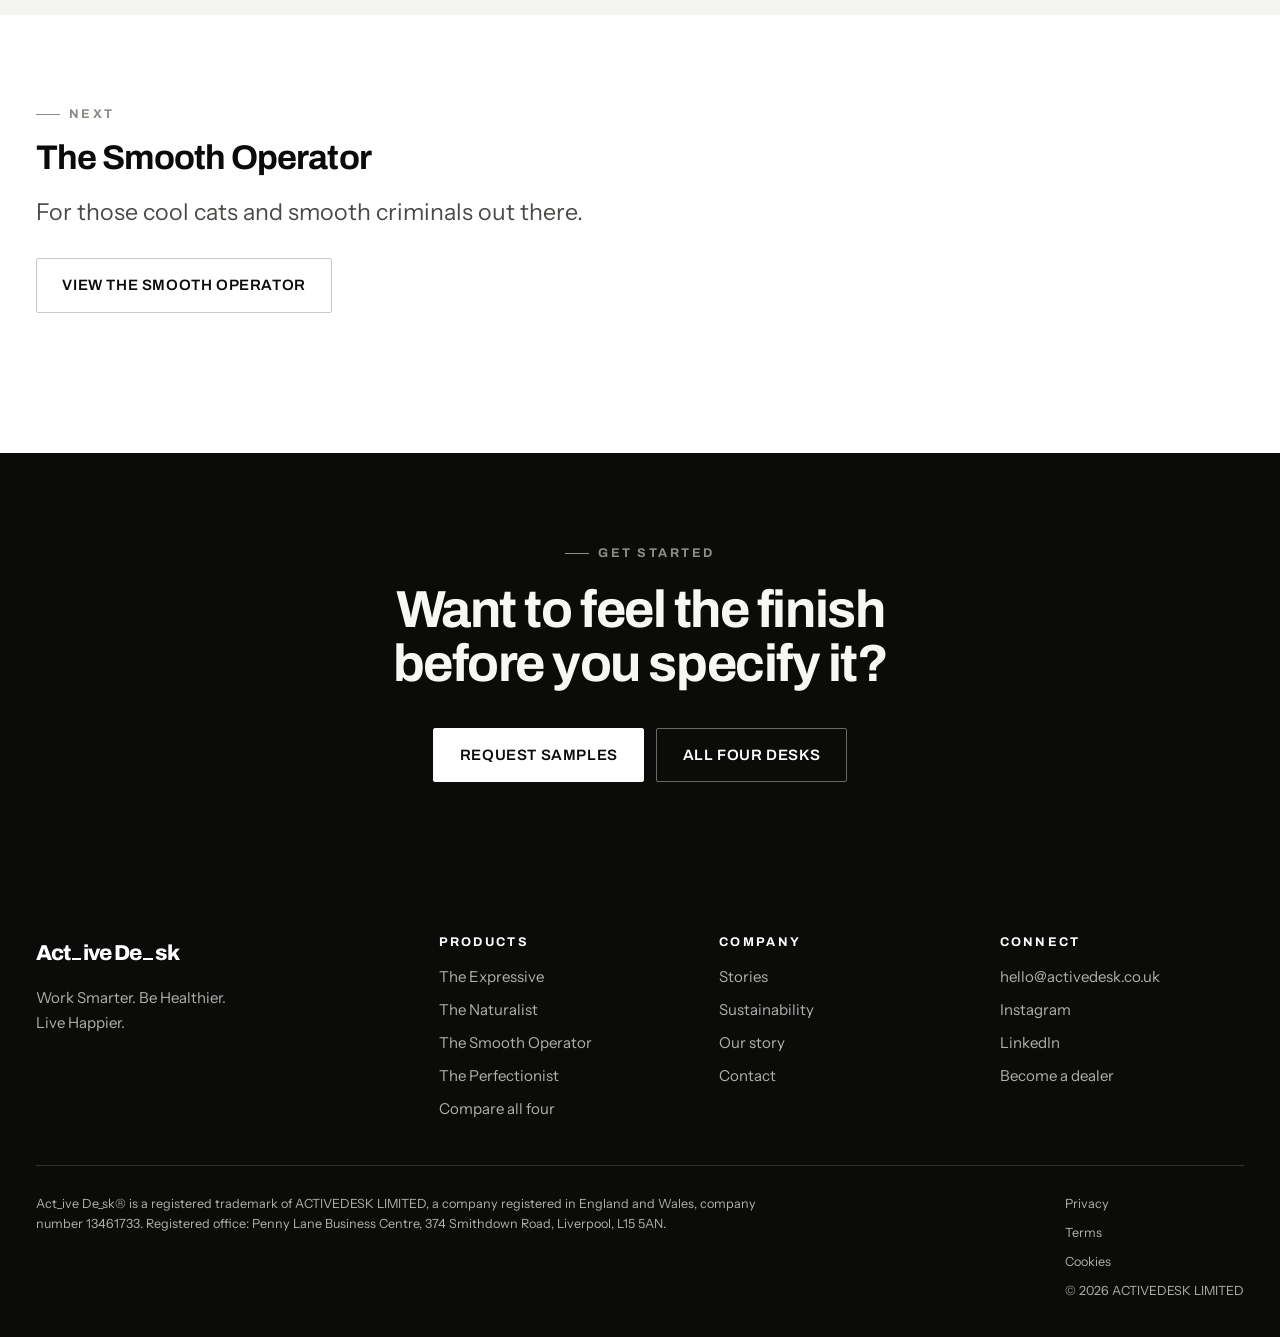
<file: products/the-naturalist.html>
<!doctype html>
<html lang="en-GB">
<head>
<meta charset="utf-8">
<meta name="viewport" content="width=device-width, initial-scale=1">
<title>The Naturalist | A_2 sit stand desk | Act_ive De_sk®</title>
<meta name="description" content="The Naturalist — mid level electric sit stand desk with a 25mm MFC woodgrain desktop and 10 standard decors.">
<meta name="robots" content="noindex, nofollow">
<meta property="og:title" content="The Naturalist | A_2 sit stand desk | Act_ive De_sk®">
<meta property="og:description" content="The Naturalist — mid level electric sit stand desk with a 25mm MFC woodgrain desktop and 10 standard decors.">
<meta property="og:type" content="website">
<meta property="og:locale" content="en_GB">
<meta name="theme-color" content="#ffffff">
<link rel="icon" href="/favicon.svg" type="image/svg+xml">
<link rel="preconnect" href="https://fonts.googleapis.com">
<link rel="preconnect" href="https://fonts.gstatic.com" crossorigin>
<link rel="stylesheet" href="https://fonts.googleapis.com/css2?family=Archivo:wght@400;600;700;800&family=Instrument+Sans:wght@400;500;600&display=swap">
<link rel="stylesheet" href="/assets/css/site.css">
</head>
<body>
<a class="skip-link" href="#main">Skip to content</a>
<div class="progress" data-progress aria-hidden="true"></div>
<header class="nav is-solid" data-nav>
  <div class="shell shell--wide nav__inner">
    <a class="wordmark" href="/" aria-label="Act_ive De_sk home">Act<span class="wordmark__rule" aria-hidden="true"></span>ive De<span class="wordmark__rule" aria-hidden="true"></span>sk</a>
    <nav class="nav__links" aria-label="Primary"><a class="nav__link" href="/products" aria-current="page">Products</a><a class="nav__link" href="/stories">Stories</a><a class="nav__link" href="/sustainability">Sustainability</a><a class="nav__link" href="/story">Our Story</a><a class="nav__link" href="/contact">Contact</a></nav>
    <div class="nav__actions">
      <a class="btn btn--sm nav__cta" href="/contact#dealer" data-event="dealer_enquiry">Become a dealer</a>
      <button class="menu-btn" type="button" data-menu aria-expanded="false" aria-controls="drawer" aria-label="Menu">
        <span></span><span></span><span></span>
      </button>
    </div>
  </div>
</header>
<div class="drawer" id="drawer" data-drawer>
  <a href="/products">Products</a>
  <div class="drawer__sub"><a href="/products/the-expressive">A_1 · The Expressive</a><a href="/products/the-naturalist">A_2 · The Naturalist</a><a href="/products/the-smooth-operator">A_3 · The Smooth Operator</a><a href="/products/the-perfectionist">A_4 · The Perfectionist</a></div>
  <a href="/stories">Stories</a><a href="/sustainability">Sustainability</a><a href="/story">Our Story</a><a href="/contact">Contact</a>
  <div class="drawer__foot"><a class="btn" href="/contact#dealer">Become a dealer</a></div>
</div>
<main id="main">
<section class="pagehead">
  <div class="shell shell--wide">
    <p class="eyebrow">A_2 · Mid level</p>
    <h1 class="pagehead__title">The Naturalist</h1>
    <p class="pagehead__lede">For those who love the natural things in life.</p>
  </div>
</section>

<section class="section section--tight">
  <div class="shell shell--wide split">
    <div class="split__media reveal">
      <figure class="figure figure--ash"><img src="/assets/img/naturalist-lifestyle-02.jpg" alt="The Naturalist electric sit stand desk" class="" loading="eager" decoding="async"></figure>
    </div>
    <div class="reveal prose">
      <p>The Naturalist is our mid-range desk for those naturalists out there who want to be nurtured by nature's beauty. Work from this desk and you will feel like you have been transported into the beautiful English countryside. All you need now is a blanket, a couple of glasses and a bottle opener.</p>
      <p><strong>"For those people who love the natural things in life."</strong></p>
      <p style="margin-top:2rem">
        <a class="btn" href="/contact#samples" data-event="sample_request">Request a sample</a>
        <a class="btn btn--ghost" href="/assets/brochures/the-naturalist.pdf" style="margin-left:0.5rem" data-event="brochure_download">Download brochure</a>
      </p>
    </div>
  </div>
</section>

<section class="section section--ash">
  <div class="shell shell--wide">
    <div class="section__head reveal"><p class="eyebrow">The desktop</p>
      <h2 class="section__title">25mm MFC woodgrain</h2>
      <p class="section__lede">The Naturalist desktop is made from woodgrain reproduction laminates and decorative faced boards. Each woodgrain has been carefully chosen for its unique authentic character and colour grain.</p></div>
    <div class="split">
      <div class="reveal">
        <figure class="figure"><img src="/assets/img/decors-naturalist.jpg" alt="The Naturalist standard decor range" class="" loading="lazy" decoding="async">
          <figcaption>The 10 standard decors. Bespoke finishes on request.</figcaption></figure>
      </div>
      <div class="reveal">
        <h3 style="font-size:var(--step-1)">Standard decors</h3>
        <ul class="decors" style="margin-top:1rem"><li>Lisa Oak</li><li>Maple</li><li>Natural Dijon Walnut</li><li>Ellmau Beech</li><li>Laguna Oak</li><li>Walnut Opera</li><li>Verona Cherry</li><li>Nebraska Oak</li><li>Tobacco Walnut</li><li>Light Sorano Oak</li></ul>
        <h3 style="font-size:var(--step-1);margin-top:2rem">Features and benefits</h3>
        <ul style="margin-top:1rem;padding-left:1.1rem;color:var(--ink-2);display:grid;gap:0.45rem"><li>Abrasion, impact and scratch-resistant</li><li>Moisture-resistant surface</li><li>Food-safe and hygienic</li><li>Lightfast</li><li>Durable and easy to maintain</li><li>Also available MED-certified</li><li>Antibacterial properties (tested to JIS Z 2801)</li></ul>
        <div style="margin-top:2rem"><div class="tablewrap"><table class="spec">
<caption>Desktop specification</caption>
<thead><tr><th scope="col">Specification</th><th scope="col">Detail</th></tr></thead>
<tbody><tr><th scope="row">Desktop</th><td>25mm MDF/MFC laminate</td></tr><tr><th scope="row">Desk bottom</th><td>MDF/MFC laminate</td></tr><tr><th scope="row">Standard decors</th><td>10</td></tr></tbody></table></div></div>
      </div>
    </div>
  </div>
</section>

<section class="section">
  <div class="shell shell--wide">
    <div class="section__head reveal"><p class="eyebrow">In the room</p>
      <h2 class="section__title">The Naturalist, in use.</h2></div>
    <div class="cards cards--3 reveal-group"><figure class="figure figure--ash"><img src="/assets/img/naturalist-lifestyle-01.jpg" alt="The Naturalist sit stand desk" class="" loading="lazy" decoding="async"></figure><figure class="figure figure--ash"><img src="/assets/img/naturalist-lifestyle-03.jpg" alt="The Naturalist sit stand desk" class="" loading="lazy" decoding="async"></figure><figure class="figure figure--ash"><img src="/assets/img/detail-controller-wood.jpg" alt="The Naturalist sit stand desk" class="" loading="lazy" decoding="async"></figure></div>
  </div>
</section>

<section class="section section--ash">
  <div class="shell shell--wide">
    <div class="section__head reveal"><p class="eyebrow">Under the desktop</p>
      <h2 class="section__title">The frame, in full.</h2>
      <p class="section__lede">Lifting columns from one of the world's top three manufacturers.
        Dual motor, smooth and quiet, and warranted for ten years.</p></div>
    <div class="reveal"><div class="tablewrap"><table class="spec">
<caption>Frame specification — shared across all four desks</caption>
<thead><tr><th scope="col">Specification</th><th scope="col">Detail</th></tr></thead>
<tbody><tr><th scope="row">Height adjustment (frame only)</th><td>580–1230mm</td></tr><tr><th scope="row">Frame width adjustment range</th><td>1200mm to 2000mm</td></tr><tr><th scope="row">Frame arm length</th><td>585mm</td></tr><tr><th scope="row">Height adjustable method</th><td>Electric, dual motor</td></tr><tr><th scope="row">Control switch</th><td>Digital display (3 settings)</td></tr><tr><th scope="row">Speed</th><td>38mm/s</td></tr><tr><th scope="row">Motors / noise level</th><td>&lt;50dB</td></tr><tr><th scope="row">Maximum load capacity</th><td>125kg</td></tr><tr><th scope="row">Anti-collision</th><td>Yes</td></tr><tr><th scope="row">Life (cycles at full rated load)</th><td>10,000</td></tr><tr><th scope="row">Frame colours</th><td>White &amp; Black</td></tr><tr><th scope="row">Frame finish</th><td>Steel (powder coated)</td></tr><tr><th scope="row">Voltage input</th><td>AC 100–240V 50/60Hz 450VA</td></tr><tr><th scope="row">Voltage output</th><td>23V 13A</td></tr><tr><th scope="row">CE compliance</th><td>BS EN 527-1</td></tr><tr><th scope="row">Warranty</th><td>10 years</td></tr></tbody></table></div></div>
  </div>
</section>

<section class="section">
  <div class="shell shell--wide">
    <div class="section__head reveal"><p class="eyebrow">Next</p>
      <h2 class="section__title">The Smooth Operator</h2>
      <p class="section__lede">For those cool cats and smooth criminals out there.</p>
      <p style="margin-top:1.75rem"><a class="btn btn--ghost" href="/products/the-smooth-operator">View The Smooth Operator</a></p>
    </div>
  </div>
</section>

<section class="section section--ink">
  <div class="shell cta reveal">
    <p class="eyebrow eyebrow--centre">Get started</p>
    <h2 class="cta__title" style="margin-top:1.25rem">Want to feel the finish before you specify it?</h2>
    <div class="cta__actions">
      <a class="btn btn--invert" href="/contact#samples" data-event="dealer_enquiry">Request samples</a>
      <a class="btn btn--ghost-invert" href="/products">All four desks</a>
    </div>
  </div>
</section>
<script type="application/ld+json">
{"@context":"https://schema.org","@type":"Product","name":"The Naturalist","sku":"A_2",
"brand":{"@type":"Brand","name":"Act_ive De_sk"},"material":"25mm MDF/MFC laminate",
"description":"For those who love the natural things in life."}
</script></main>
<footer class="footer">
  <div class="shell shell--wide">
    <div class="footer__grid">
      <div class="footer__brand">
        <span class="wordmark ">Act<span class="wordmark__rule" aria-hidden="true"></span>ive De<span class="wordmark__rule" aria-hidden="true"></span>sk</span>
        <p style="margin-top:1rem;max-width:24ch">Work Smarter. Be Healthier. Live Happier.</p>
      </div>
      <div><h2>Products</h2><ul><li><a href="/products/the-expressive">The Expressive</a></li><li><a href="/products/the-naturalist">The Naturalist</a></li><li><a href="/products/the-smooth-operator">The Smooth Operator</a></li><li><a href="/products/the-perfectionist">The Perfectionist</a></li><li><a href="/products">Compare all four</a></li></ul></div>
      <div><h2>Company</h2><ul>
        <li><a href="/stories">Stories</a></li>
        <li><a href="/sustainability">Sustainability</a></li>
        <li><a href="/story">Our story</a></li>
        <li><a href="/contact">Contact</a></li>
      </ul></div>
      <div><h2>Connect</h2><ul>
        <li><a href="mailto:hello@activedesk.co.uk">hello@activedesk.co.uk</a></li>
        <li><a href="https://www.instagram.com/activedesk.co.uk/" rel="noopener">Instagram</a></li>
        <li><a href="https://uk.linkedin.com/company/active-desk-ltd" rel="noopener">LinkedIn</a></li>
        <li><a href="/contact#dealer">Become a dealer</a></li>
      </ul></div>
    </div>
    <div class="footer__legal">
      <p class="footer__reg">Act_ive De_sk® is a registered trademark of ACTIVEDESK LIMITED, a company
        registered in England and Wales, company number 13461733. Registered office: Penny Lane Business Centre, 374 Smithdown Road, Liverpool, L15 5AN.</p>
      <ul class="footer__links">
        <li><a href="/privacy">Privacy</a></li>
        <li><a href="/terms">Terms</a></li>
        <li><a href="/cookies">Cookies</a></li>
        <li>&copy; <span data-year>2026</span> ACTIVEDESK LIMITED</li>
      </ul>
    </div>
  </div>
</footer>
<script src="/assets/js/site.js" defer></script>
</body>
</html>
</file>
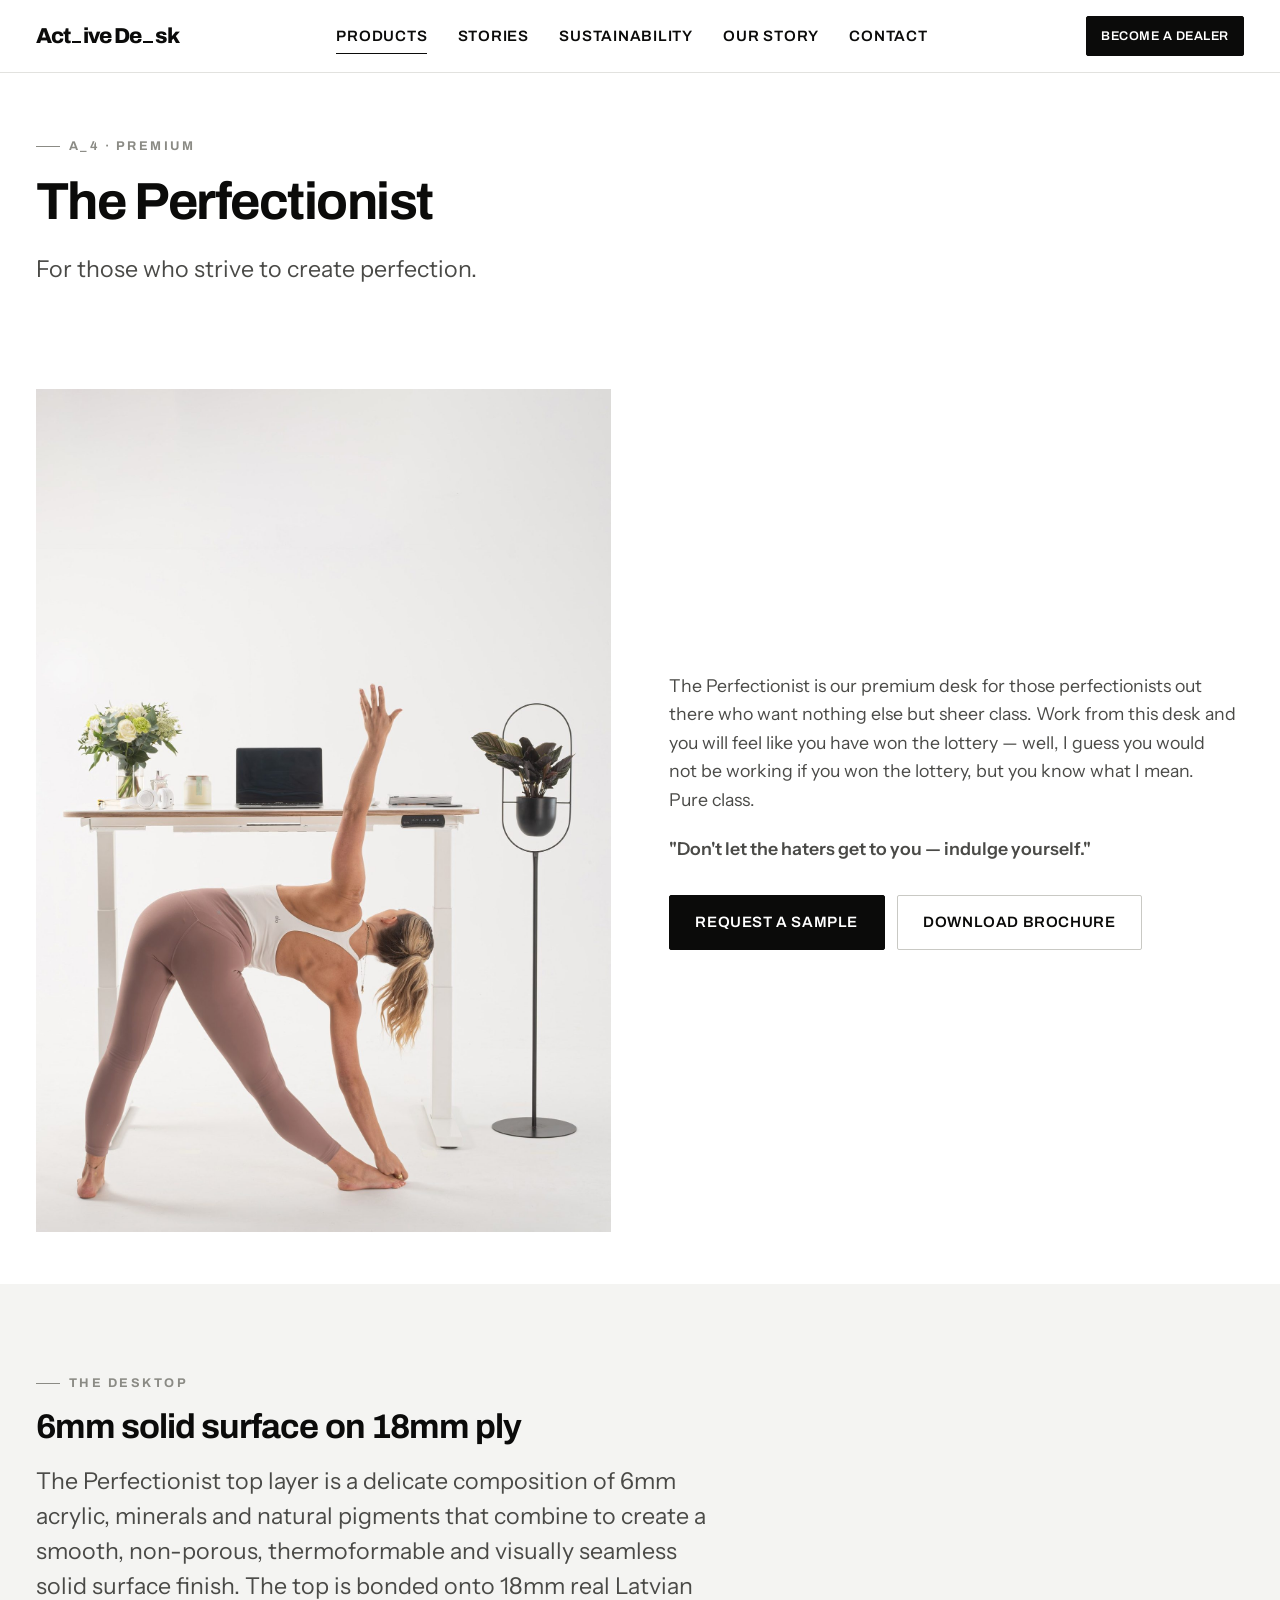
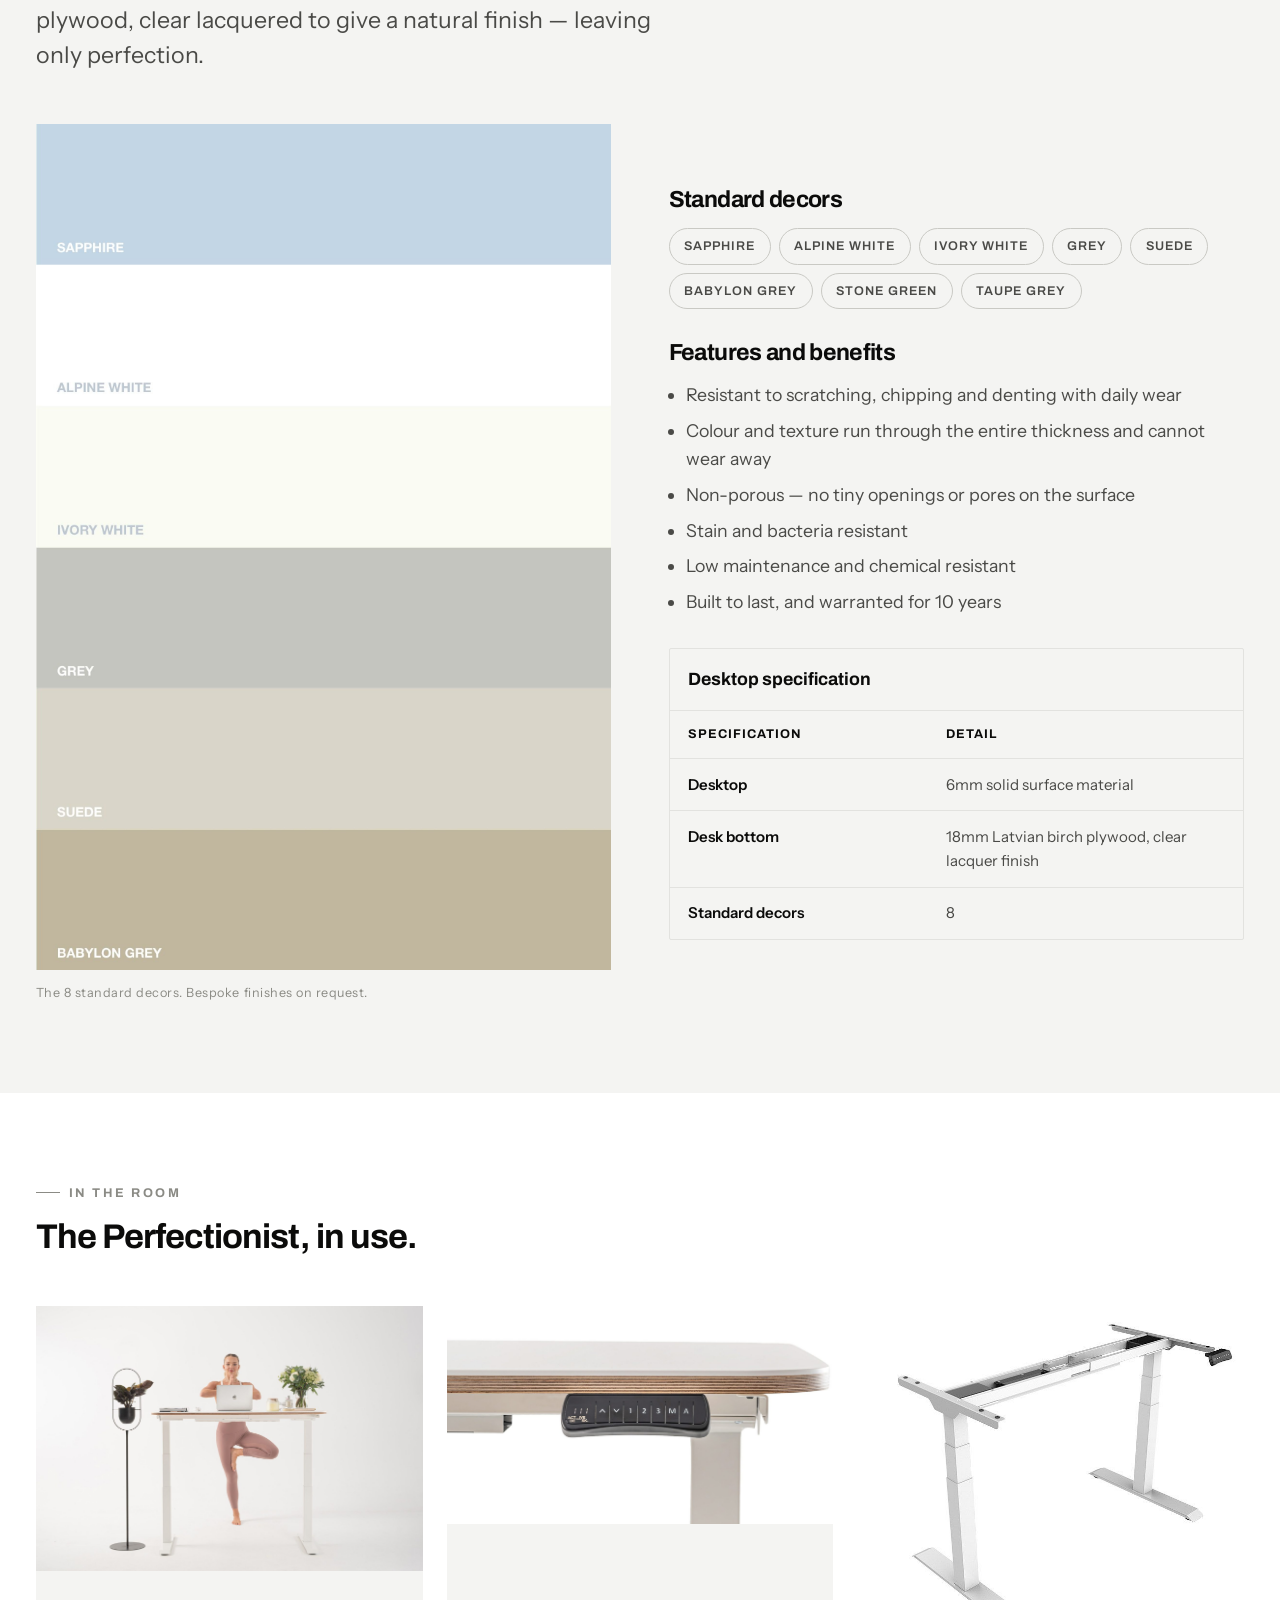
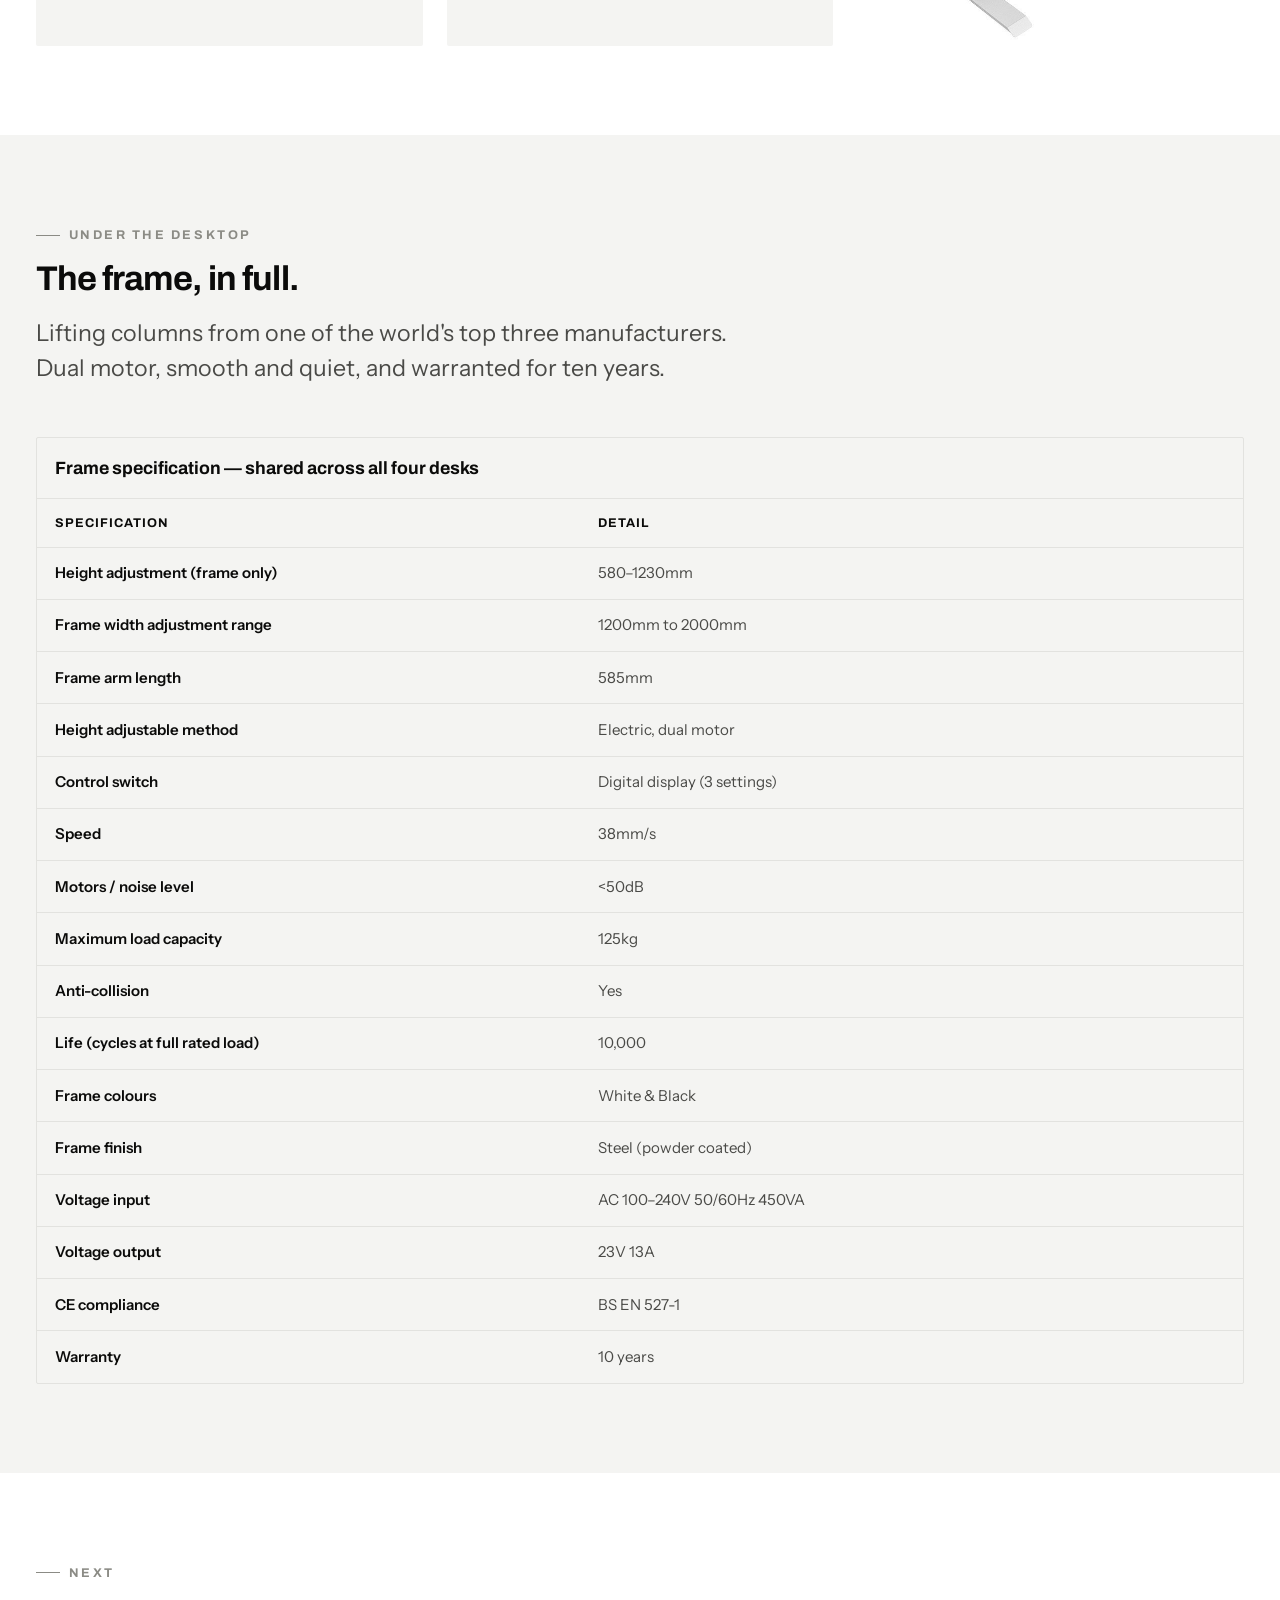
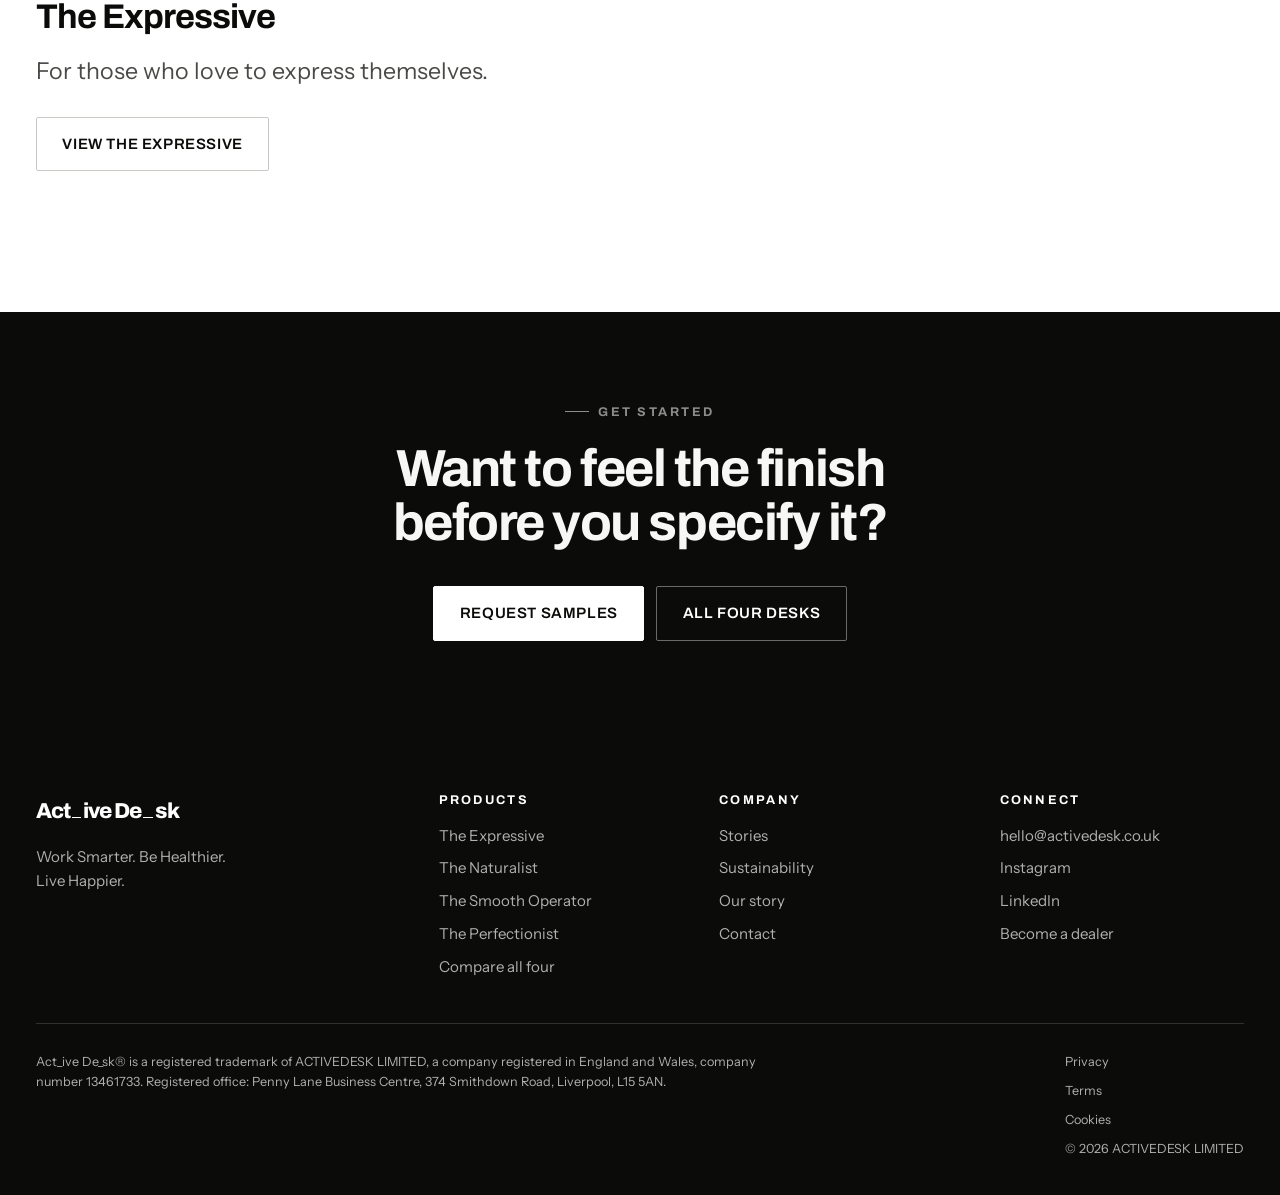
<file: products/the-perfectionist.html>
<!doctype html>
<html lang="en-GB">
<head>
<meta charset="utf-8">
<meta name="viewport" content="width=device-width, initial-scale=1">
<title>The Perfectionist | A_4 sit stand desk | Act_ive De_sk®</title>
<meta name="description" content="The Perfectionist — premium electric sit stand desk with a 6mm solid surface on 18mm ply desktop and 8 standard decors.">
<meta name="robots" content="noindex, nofollow">
<meta property="og:title" content="The Perfectionist | A_4 sit stand desk | Act_ive De_sk®">
<meta property="og:description" content="The Perfectionist — premium electric sit stand desk with a 6mm solid surface on 18mm ply desktop and 8 standard decors.">
<meta property="og:type" content="website">
<meta property="og:locale" content="en_GB">
<meta name="theme-color" content="#ffffff">
<link rel="icon" href="/favicon.svg" type="image/svg+xml">
<link rel="preconnect" href="https://fonts.googleapis.com">
<link rel="preconnect" href="https://fonts.gstatic.com" crossorigin>
<link rel="stylesheet" href="https://fonts.googleapis.com/css2?family=Archivo:wght@400;600;700;800&family=Instrument+Sans:wght@400;500;600&display=swap">
<link rel="stylesheet" href="/assets/css/site.css">
</head>
<body>
<a class="skip-link" href="#main">Skip to content</a>
<div class="progress" data-progress aria-hidden="true"></div>
<header class="nav is-solid" data-nav>
  <div class="shell shell--wide nav__inner">
    <a class="wordmark" href="/" aria-label="Act_ive De_sk home">Act<span class="wordmark__rule" aria-hidden="true"></span>ive De<span class="wordmark__rule" aria-hidden="true"></span>sk</a>
    <nav class="nav__links" aria-label="Primary"><a class="nav__link" href="/products" aria-current="page">Products</a><a class="nav__link" href="/stories">Stories</a><a class="nav__link" href="/sustainability">Sustainability</a><a class="nav__link" href="/story">Our Story</a><a class="nav__link" href="/contact">Contact</a></nav>
    <div class="nav__actions">
      <a class="btn btn--sm nav__cta" href="/contact#dealer" data-event="dealer_enquiry">Become a dealer</a>
      <button class="menu-btn" type="button" data-menu aria-expanded="false" aria-controls="drawer" aria-label="Menu">
        <span></span><span></span><span></span>
      </button>
    </div>
  </div>
</header>
<div class="drawer" id="drawer" data-drawer>
  <a href="/products">Products</a>
  <div class="drawer__sub"><a href="/products/the-expressive">A_1 · The Expressive</a><a href="/products/the-naturalist">A_2 · The Naturalist</a><a href="/products/the-smooth-operator">A_3 · The Smooth Operator</a><a href="/products/the-perfectionist">A_4 · The Perfectionist</a></div>
  <a href="/stories">Stories</a><a href="/sustainability">Sustainability</a><a href="/story">Our Story</a><a href="/contact">Contact</a>
  <div class="drawer__foot"><a class="btn" href="/contact#dealer">Become a dealer</a></div>
</div>
<main id="main">
<section class="pagehead">
  <div class="shell shell--wide">
    <p class="eyebrow">A_4 · Premium</p>
    <h1 class="pagehead__title">The Perfectionist</h1>
    <p class="pagehead__lede">For those who strive to create perfection.</p>
  </div>
</section>

<section class="section section--tight">
  <div class="shell shell--wide split">
    <div class="split__media reveal">
      <figure class="figure figure--ash"><img src="/assets/img/perfectionist-lifestyle-01.jpg" alt="The Perfectionist electric sit stand desk" class="" loading="eager" decoding="async"></figure>
    </div>
    <div class="reveal prose">
      <p>The Perfectionist is our premium desk for those perfectionists out there who want nothing else but sheer class. Work from this desk and you will feel like you have won the lottery — well, I guess you would not be working if you won the lottery, but you know what I mean. Pure class.</p>
      <p><strong>"Don't let the haters get to you — indulge yourself."</strong></p>
      <p style="margin-top:2rem">
        <a class="btn" href="/contact#samples" data-event="sample_request">Request a sample</a>
        <a class="btn btn--ghost" href="/assets/brochures/the-perfectionist.pdf" style="margin-left:0.5rem" data-event="brochure_download">Download brochure</a>
      </p>
    </div>
  </div>
</section>

<section class="section section--ash">
  <div class="shell shell--wide">
    <div class="section__head reveal"><p class="eyebrow">The desktop</p>
      <h2 class="section__title">6mm solid surface on 18mm ply</h2>
      <p class="section__lede">The Perfectionist top layer is a delicate composition of 6mm acrylic, minerals and natural pigments that combine to create a smooth, non-porous, thermoformable and visually seamless solid surface finish. The top is bonded onto 18mm real Latvian plywood, clear lacquered to give a natural finish — leaving only perfection.</p></div>
    <div class="split">
      <div class="reveal">
        <figure class="figure"><img src="/assets/img/decors-perfectionist.jpg" alt="The Perfectionist standard decor range" class="" loading="lazy" decoding="async">
          <figcaption>The 8 standard decors. Bespoke finishes on request.</figcaption></figure>
      </div>
      <div class="reveal">
        <h3 style="font-size:var(--step-1)">Standard decors</h3>
        <ul class="decors" style="margin-top:1rem"><li>Sapphire</li><li>Alpine White</li><li>Ivory White</li><li>Grey</li><li>Suede</li><li>Babylon Grey</li><li>Stone Green</li><li>Taupe Grey</li></ul>
        <h3 style="font-size:var(--step-1);margin-top:2rem">Features and benefits</h3>
        <ul style="margin-top:1rem;padding-left:1.1rem;color:var(--ink-2);display:grid;gap:0.45rem"><li>Resistant to scratching, chipping and denting with daily wear</li><li>Colour and texture run through the entire thickness and cannot wear away</li><li>Non-porous — no tiny openings or pores on the surface</li><li>Stain and bacteria resistant</li><li>Low maintenance and chemical resistant</li><li>Built to last, and warranted for 10 years</li></ul>
        <div style="margin-top:2rem"><div class="tablewrap"><table class="spec">
<caption>Desktop specification</caption>
<thead><tr><th scope="col">Specification</th><th scope="col">Detail</th></tr></thead>
<tbody><tr><th scope="row">Desktop</th><td>6mm solid surface material</td></tr><tr><th scope="row">Desk bottom</th><td>18mm Latvian birch plywood, clear lacquer finish</td></tr><tr><th scope="row">Standard decors</th><td>8</td></tr></tbody></table></div></div>
      </div>
    </div>
  </div>
</section>

<section class="section">
  <div class="shell shell--wide">
    <div class="section__head reveal"><p class="eyebrow">In the room</p>
      <h2 class="section__title">The Perfectionist, in use.</h2></div>
    <div class="cards cards--3 reveal-group"><figure class="figure figure--ash"><img src="/assets/img/perfectionist-lifestyle-02.jpg" alt="The Perfectionist sit stand desk" class="" loading="lazy" decoding="async"></figure><figure class="figure figure--ash"><img src="/assets/img/detail-controller-solid.jpg" alt="The Perfectionist sit stand desk" class="" loading="lazy" decoding="async"></figure><figure class="figure figure--ash"><img src="/assets/img/frame-single-white.jpg" alt="The Perfectionist sit stand desk" class="" loading="lazy" decoding="async"></figure></div>
  </div>
</section>

<section class="section section--ash">
  <div class="shell shell--wide">
    <div class="section__head reveal"><p class="eyebrow">Under the desktop</p>
      <h2 class="section__title">The frame, in full.</h2>
      <p class="section__lede">Lifting columns from one of the world's top three manufacturers.
        Dual motor, smooth and quiet, and warranted for ten years.</p></div>
    <div class="reveal"><div class="tablewrap"><table class="spec">
<caption>Frame specification — shared across all four desks</caption>
<thead><tr><th scope="col">Specification</th><th scope="col">Detail</th></tr></thead>
<tbody><tr><th scope="row">Height adjustment (frame only)</th><td>580–1230mm</td></tr><tr><th scope="row">Frame width adjustment range</th><td>1200mm to 2000mm</td></tr><tr><th scope="row">Frame arm length</th><td>585mm</td></tr><tr><th scope="row">Height adjustable method</th><td>Electric, dual motor</td></tr><tr><th scope="row">Control switch</th><td>Digital display (3 settings)</td></tr><tr><th scope="row">Speed</th><td>38mm/s</td></tr><tr><th scope="row">Motors / noise level</th><td>&lt;50dB</td></tr><tr><th scope="row">Maximum load capacity</th><td>125kg</td></tr><tr><th scope="row">Anti-collision</th><td>Yes</td></tr><tr><th scope="row">Life (cycles at full rated load)</th><td>10,000</td></tr><tr><th scope="row">Frame colours</th><td>White &amp; Black</td></tr><tr><th scope="row">Frame finish</th><td>Steel (powder coated)</td></tr><tr><th scope="row">Voltage input</th><td>AC 100–240V 50/60Hz 450VA</td></tr><tr><th scope="row">Voltage output</th><td>23V 13A</td></tr><tr><th scope="row">CE compliance</th><td>BS EN 527-1</td></tr><tr><th scope="row">Warranty</th><td>10 years</td></tr></tbody></table></div></div>
  </div>
</section>

<section class="section">
  <div class="shell shell--wide">
    <div class="section__head reveal"><p class="eyebrow">Next</p>
      <h2 class="section__title">The Expressive</h2>
      <p class="section__lede">For those who love to express themselves.</p>
      <p style="margin-top:1.75rem"><a class="btn btn--ghost" href="/products/the-expressive">View The Expressive</a></p>
    </div>
  </div>
</section>

<section class="section section--ink">
  <div class="shell cta reveal">
    <p class="eyebrow eyebrow--centre">Get started</p>
    <h2 class="cta__title" style="margin-top:1.25rem">Want to feel the finish before you specify it?</h2>
    <div class="cta__actions">
      <a class="btn btn--invert" href="/contact#samples" data-event="dealer_enquiry">Request samples</a>
      <a class="btn btn--ghost-invert" href="/products">All four desks</a>
    </div>
  </div>
</section>
<script type="application/ld+json">
{"@context":"https://schema.org","@type":"Product","name":"The Perfectionist","sku":"A_4",
"brand":{"@type":"Brand","name":"Act_ive De_sk"},"material":"6mm solid surface material",
"description":"For those who strive to create perfection."}
</script></main>
<footer class="footer">
  <div class="shell shell--wide">
    <div class="footer__grid">
      <div class="footer__brand">
        <span class="wordmark ">Act<span class="wordmark__rule" aria-hidden="true"></span>ive De<span class="wordmark__rule" aria-hidden="true"></span>sk</span>
        <p style="margin-top:1rem;max-width:24ch">Work Smarter. Be Healthier. Live Happier.</p>
      </div>
      <div><h2>Products</h2><ul><li><a href="/products/the-expressive">The Expressive</a></li><li><a href="/products/the-naturalist">The Naturalist</a></li><li><a href="/products/the-smooth-operator">The Smooth Operator</a></li><li><a href="/products/the-perfectionist">The Perfectionist</a></li><li><a href="/products">Compare all four</a></li></ul></div>
      <div><h2>Company</h2><ul>
        <li><a href="/stories">Stories</a></li>
        <li><a href="/sustainability">Sustainability</a></li>
        <li><a href="/story">Our story</a></li>
        <li><a href="/contact">Contact</a></li>
      </ul></div>
      <div><h2>Connect</h2><ul>
        <li><a href="mailto:hello@activedesk.co.uk">hello@activedesk.co.uk</a></li>
        <li><a href="https://www.instagram.com/activedesk.co.uk/" rel="noopener">Instagram</a></li>
        <li><a href="https://uk.linkedin.com/company/active-desk-ltd" rel="noopener">LinkedIn</a></li>
        <li><a href="/contact#dealer">Become a dealer</a></li>
      </ul></div>
    </div>
    <div class="footer__legal">
      <p class="footer__reg">Act_ive De_sk® is a registered trademark of ACTIVEDESK LIMITED, a company
        registered in England and Wales, company number 13461733. Registered office: Penny Lane Business Centre, 374 Smithdown Road, Liverpool, L15 5AN.</p>
      <ul class="footer__links">
        <li><a href="/privacy">Privacy</a></li>
        <li><a href="/terms">Terms</a></li>
        <li><a href="/cookies">Cookies</a></li>
        <li>&copy; <span data-year>2026</span> ACTIVEDESK LIMITED</li>
      </ul>
    </div>
  </div>
</footer>
<script src="/assets/js/site.js" defer></script>
</body>
</html>
</file>
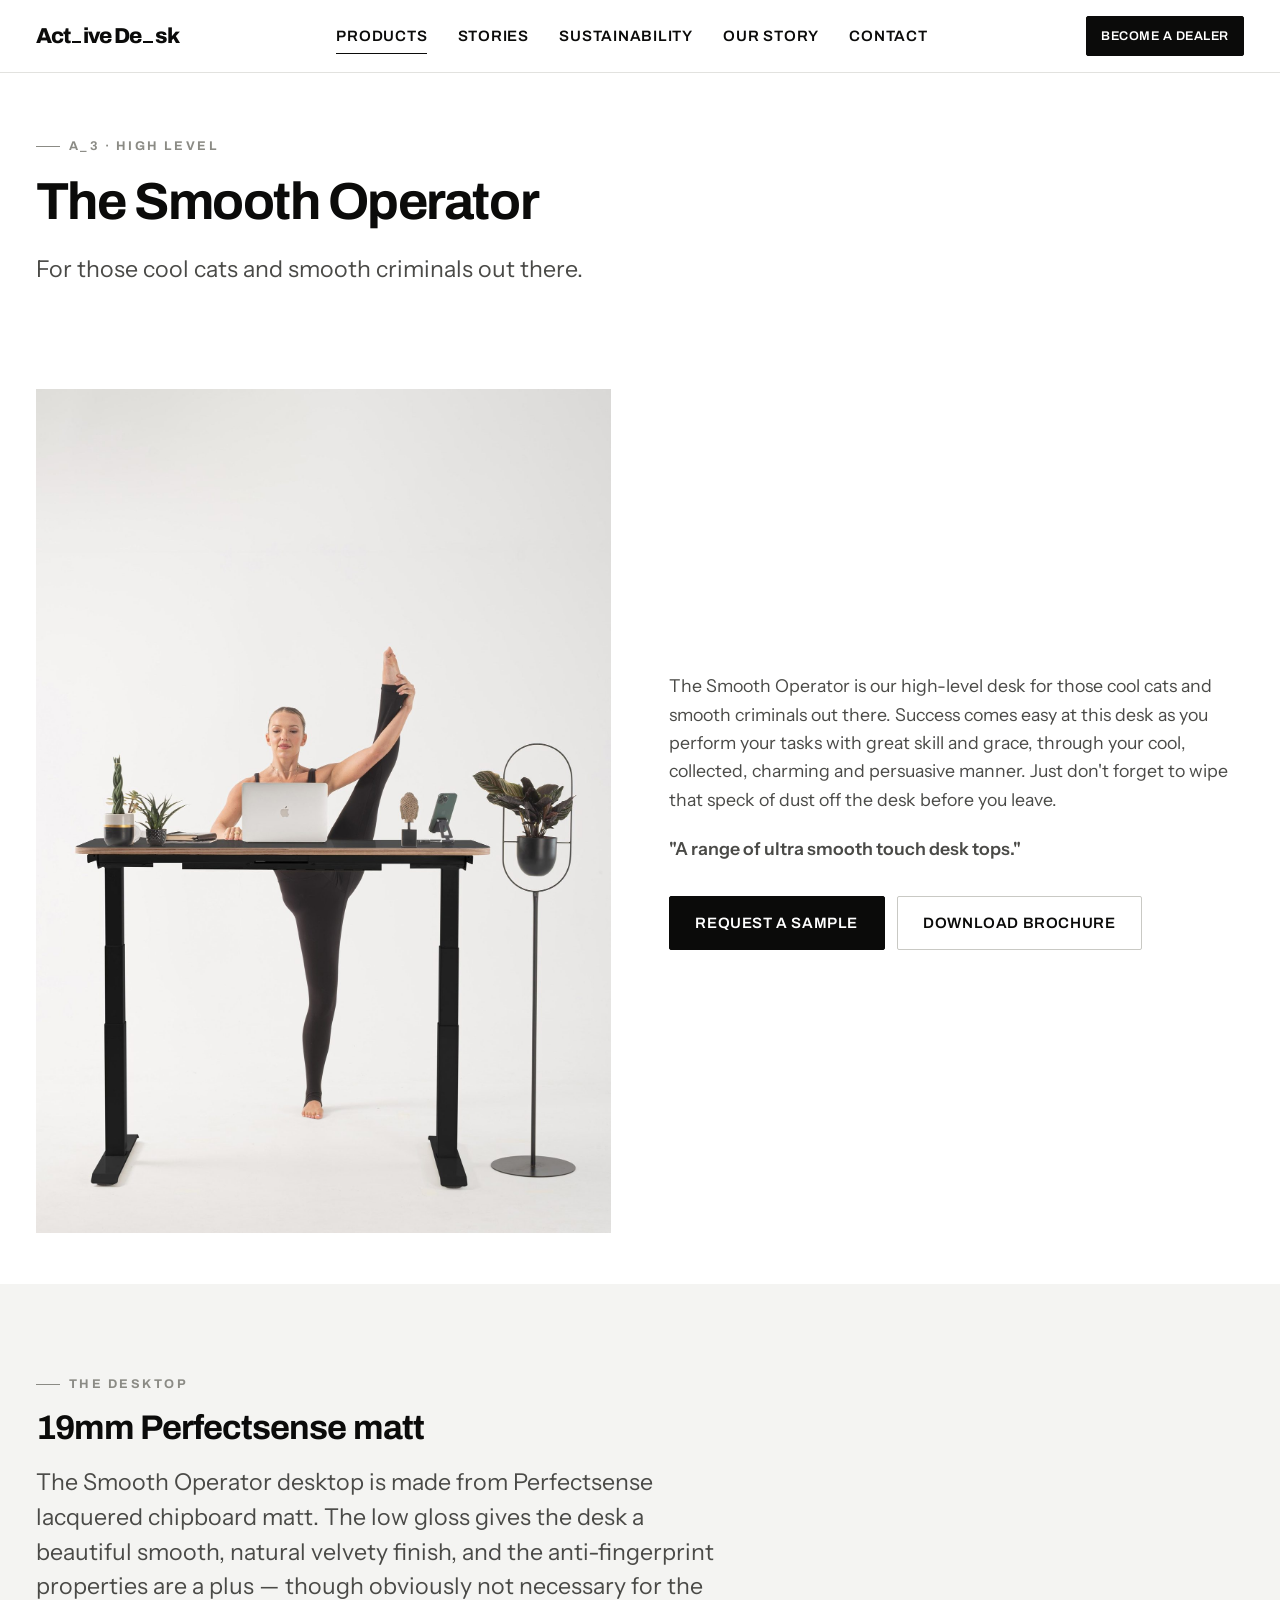
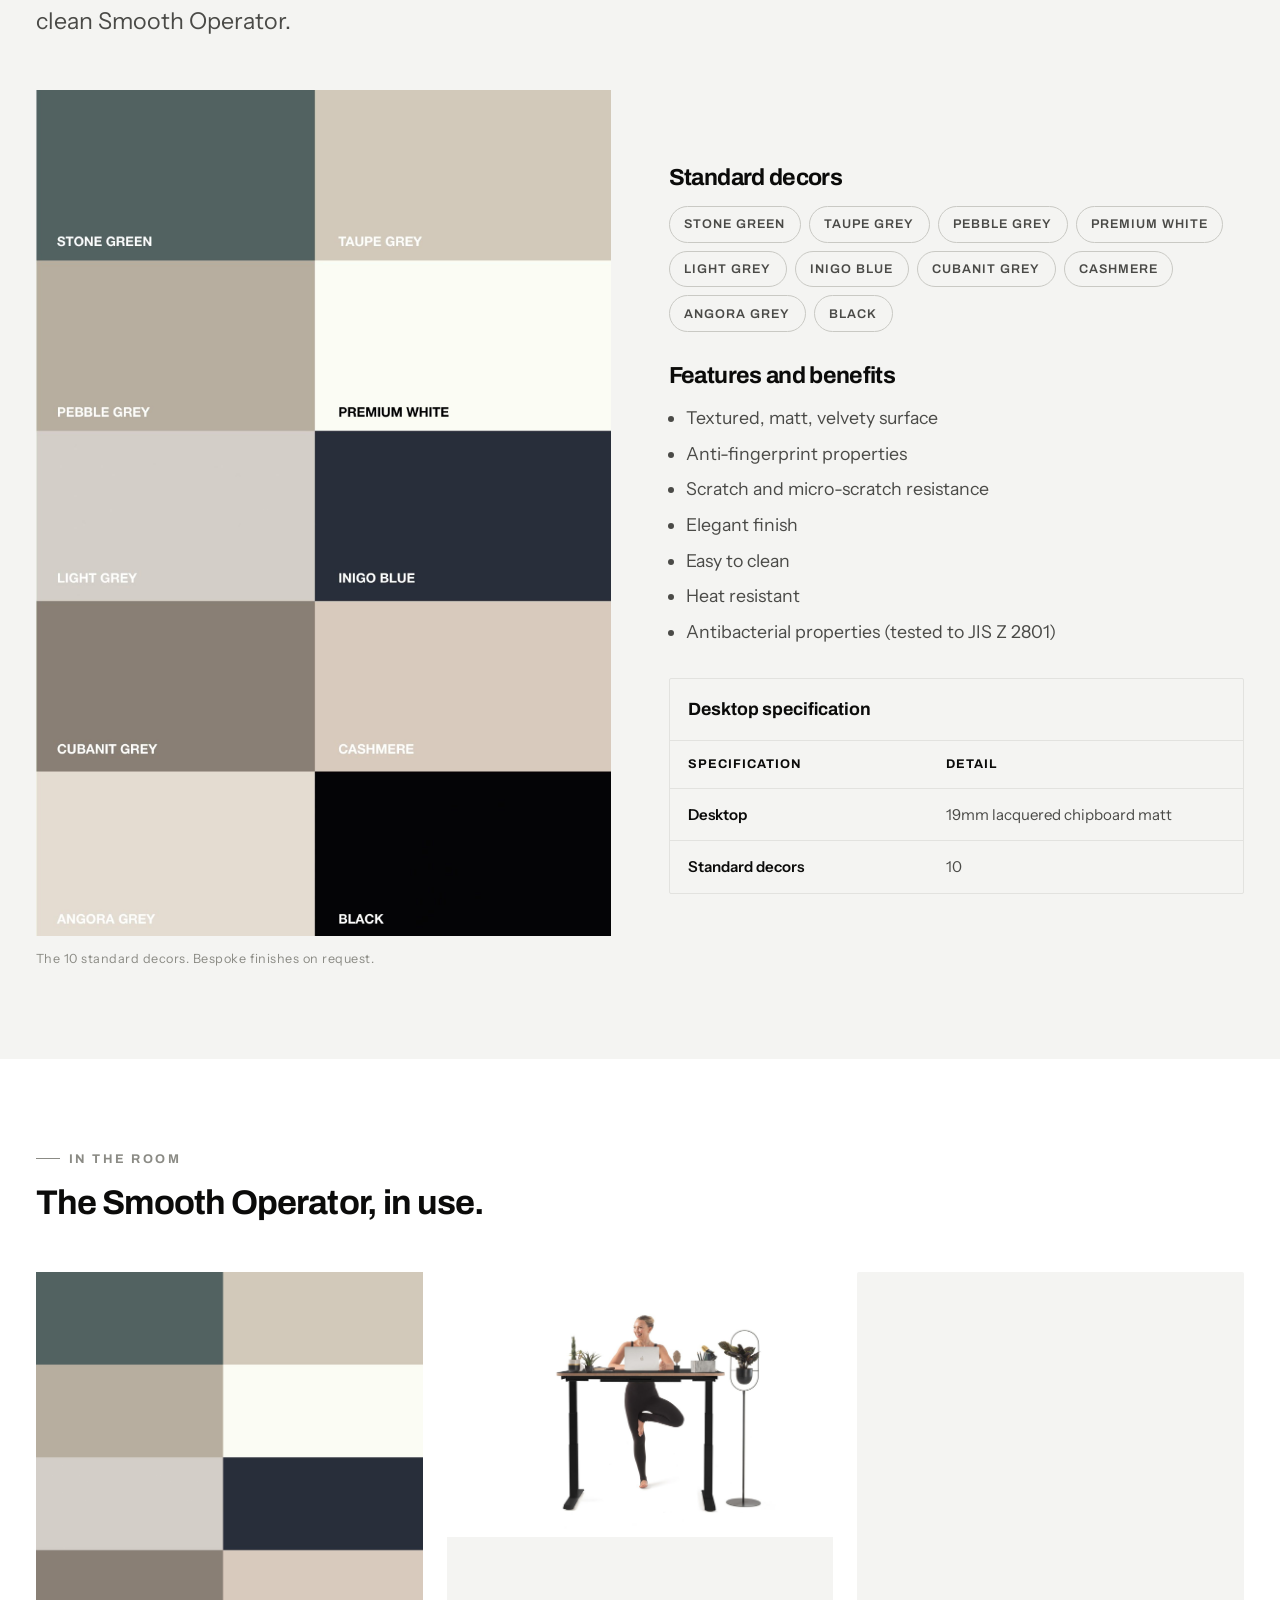
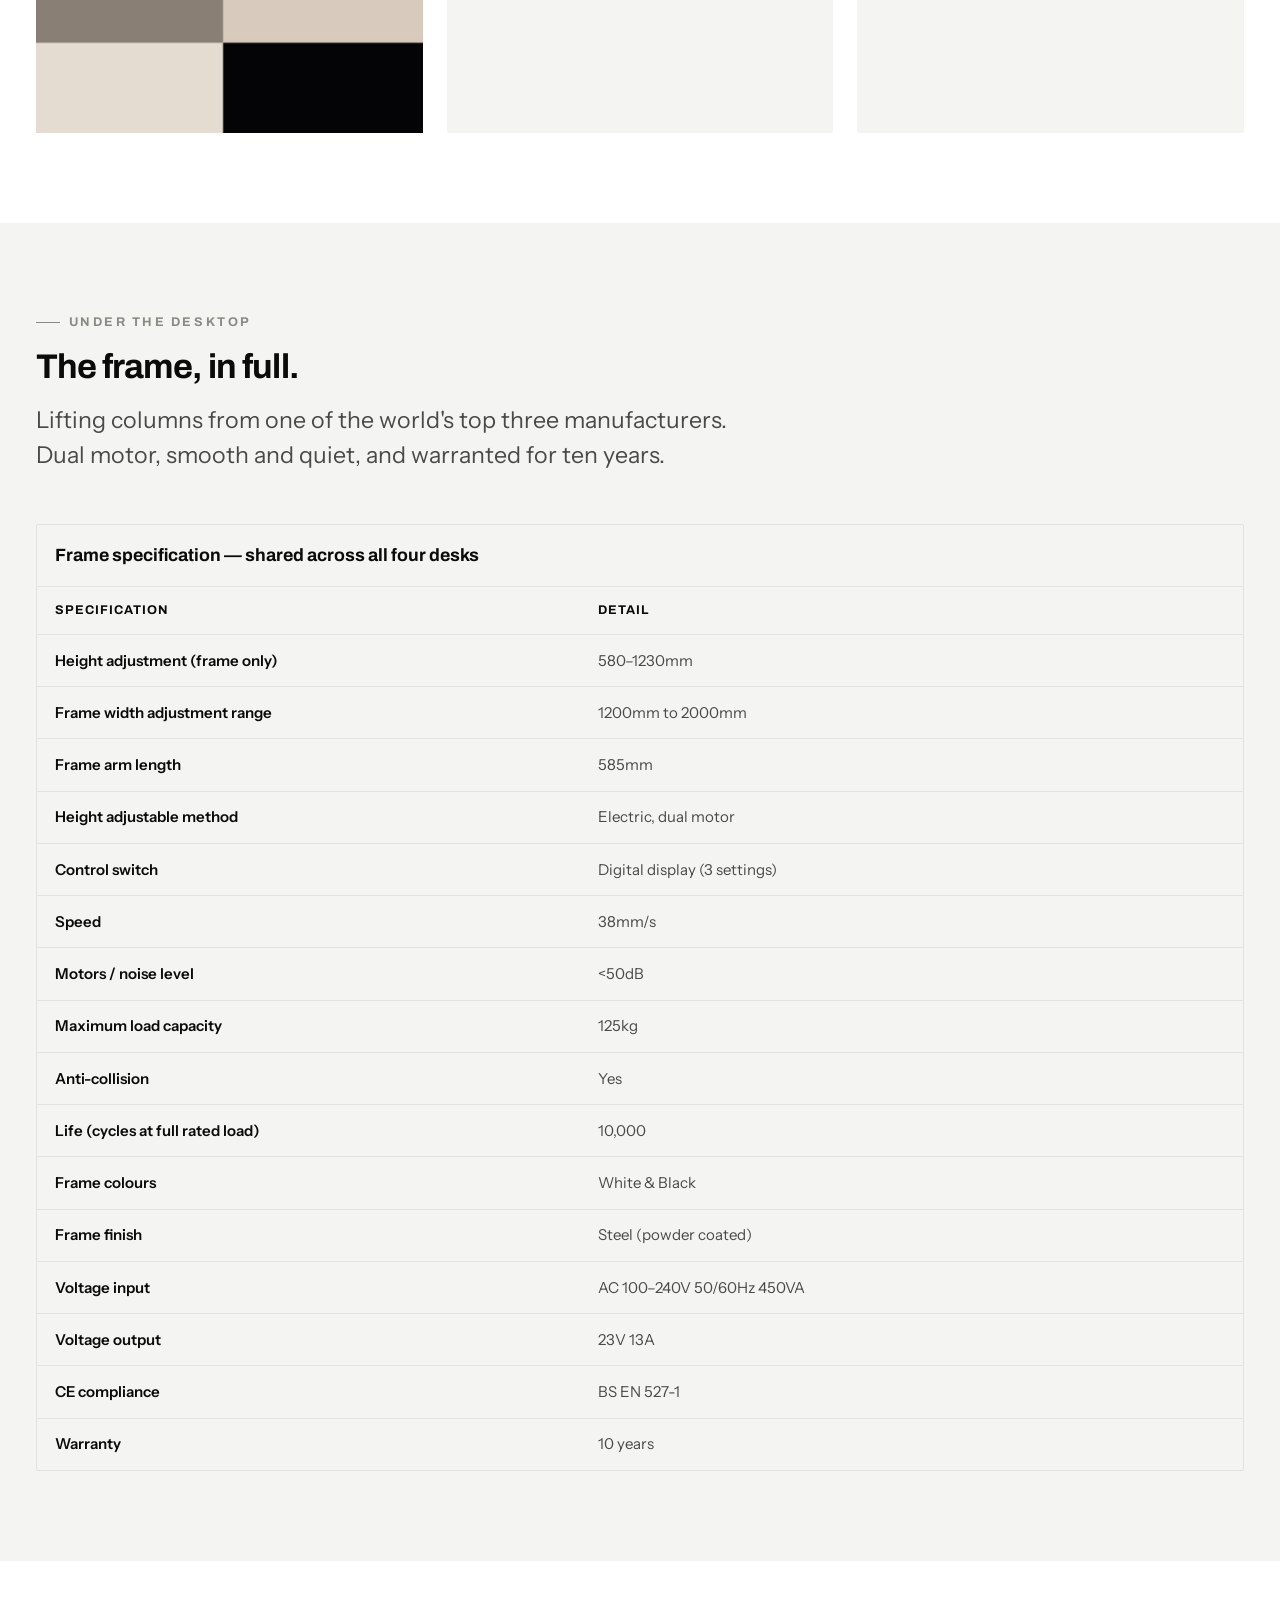
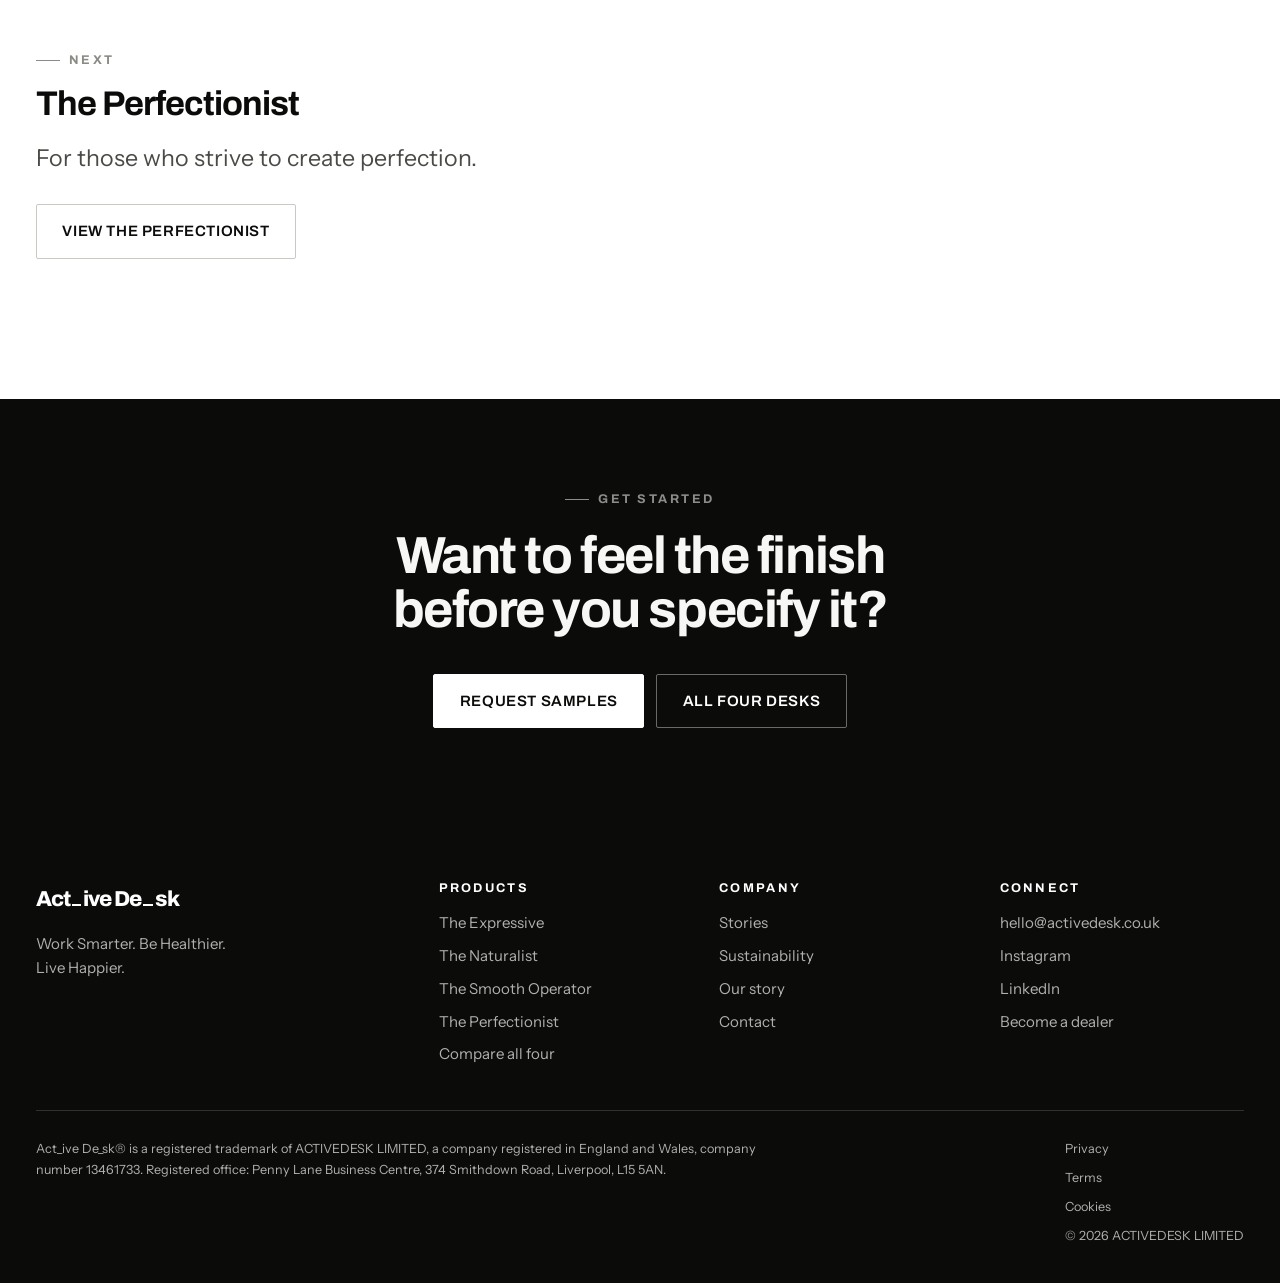
<file: products/the-smooth-operator.html>
<!doctype html>
<html lang="en-GB">
<head>
<meta charset="utf-8">
<meta name="viewport" content="width=device-width, initial-scale=1">
<title>The Smooth Operator | A_3 sit stand desk | Act_ive De_sk®</title>
<meta name="description" content="The Smooth Operator — high level electric sit stand desk with a 19mm Perfectsense matt desktop and 10 standard decors.">
<meta name="robots" content="noindex, nofollow">
<meta property="og:title" content="The Smooth Operator | A_3 sit stand desk | Act_ive De_sk®">
<meta property="og:description" content="The Smooth Operator — high level electric sit stand desk with a 19mm Perfectsense matt desktop and 10 standard decors.">
<meta property="og:type" content="website">
<meta property="og:locale" content="en_GB">
<meta name="theme-color" content="#ffffff">
<link rel="icon" href="/favicon.svg" type="image/svg+xml">
<link rel="preconnect" href="https://fonts.googleapis.com">
<link rel="preconnect" href="https://fonts.gstatic.com" crossorigin>
<link rel="stylesheet" href="https://fonts.googleapis.com/css2?family=Archivo:wght@400;600;700;800&family=Instrument+Sans:wght@400;500;600&display=swap">
<link rel="stylesheet" href="/assets/css/site.css">
</head>
<body>
<a class="skip-link" href="#main">Skip to content</a>
<div class="progress" data-progress aria-hidden="true"></div>
<header class="nav is-solid" data-nav>
  <div class="shell shell--wide nav__inner">
    <a class="wordmark" href="/" aria-label="Act_ive De_sk home">Act<span class="wordmark__rule" aria-hidden="true"></span>ive De<span class="wordmark__rule" aria-hidden="true"></span>sk</a>
    <nav class="nav__links" aria-label="Primary"><a class="nav__link" href="/products" aria-current="page">Products</a><a class="nav__link" href="/stories">Stories</a><a class="nav__link" href="/sustainability">Sustainability</a><a class="nav__link" href="/story">Our Story</a><a class="nav__link" href="/contact">Contact</a></nav>
    <div class="nav__actions">
      <a class="btn btn--sm nav__cta" href="/contact#dealer" data-event="dealer_enquiry">Become a dealer</a>
      <button class="menu-btn" type="button" data-menu aria-expanded="false" aria-controls="drawer" aria-label="Menu">
        <span></span><span></span><span></span>
      </button>
    </div>
  </div>
</header>
<div class="drawer" id="drawer" data-drawer>
  <a href="/products">Products</a>
  <div class="drawer__sub"><a href="/products/the-expressive">A_1 · The Expressive</a><a href="/products/the-naturalist">A_2 · The Naturalist</a><a href="/products/the-smooth-operator">A_3 · The Smooth Operator</a><a href="/products/the-perfectionist">A_4 · The Perfectionist</a></div>
  <a href="/stories">Stories</a><a href="/sustainability">Sustainability</a><a href="/story">Our Story</a><a href="/contact">Contact</a>
  <div class="drawer__foot"><a class="btn" href="/contact#dealer">Become a dealer</a></div>
</div>
<main id="main">
<section class="pagehead">
  <div class="shell shell--wide">
    <p class="eyebrow">A_3 · High level</p>
    <h1 class="pagehead__title">The Smooth Operator</h1>
    <p class="pagehead__lede">For those cool cats and smooth criminals out there.</p>
  </div>
</section>

<section class="section section--tight">
  <div class="shell shell--wide split">
    <div class="split__media reveal">
      <figure class="figure figure--ash"><img src="/assets/img/smooth-operator-lifestyle-01.jpg" alt="The Smooth Operator electric sit stand desk" class="" loading="eager" decoding="async"></figure>
    </div>
    <div class="reveal prose">
      <p>The Smooth Operator is our high-level desk for those cool cats and smooth criminals out there. Success comes easy at this desk as you perform your tasks with great skill and grace, through your cool, collected, charming and persuasive manner. Just don't forget to wipe that speck of dust off the desk before you leave.</p>
      <p><strong>"A range of ultra smooth touch desk tops."</strong></p>
      <p style="margin-top:2rem">
        <a class="btn" href="/contact#samples" data-event="sample_request">Request a sample</a>
        <a class="btn btn--ghost" href="/assets/brochures/the-smooth-operator.pdf" style="margin-left:0.5rem" data-event="brochure_download">Download brochure</a>
      </p>
    </div>
  </div>
</section>

<section class="section section--ash">
  <div class="shell shell--wide">
    <div class="section__head reveal"><p class="eyebrow">The desktop</p>
      <h2 class="section__title">19mm Perfectsense matt</h2>
      <p class="section__lede">The Smooth Operator desktop is made from Perfectsense lacquered chipboard matt. The low gloss gives the desk a beautiful smooth, natural velvety finish, and the anti-fingerprint properties are a plus — though obviously not necessary for the clean Smooth Operator.</p></div>
    <div class="split">
      <div class="reveal">
        <figure class="figure"><img src="/assets/img/decors-smooth-operator.jpg" alt="The Smooth Operator standard decor range" class="" loading="lazy" decoding="async">
          <figcaption>The 10 standard decors. Bespoke finishes on request.</figcaption></figure>
      </div>
      <div class="reveal">
        <h3 style="font-size:var(--step-1)">Standard decors</h3>
        <ul class="decors" style="margin-top:1rem"><li>Stone Green</li><li>Taupe Grey</li><li>Pebble Grey</li><li>Premium White</li><li>Light Grey</li><li>Inigo Blue</li><li>Cubanit Grey</li><li>Cashmere</li><li>Angora Grey</li><li>Black</li></ul>
        <h3 style="font-size:var(--step-1);margin-top:2rem">Features and benefits</h3>
        <ul style="margin-top:1rem;padding-left:1.1rem;color:var(--ink-2);display:grid;gap:0.45rem"><li>Textured, matt, velvety surface</li><li>Anti-fingerprint properties</li><li>Scratch and micro-scratch resistance</li><li>Elegant finish</li><li>Easy to clean</li><li>Heat resistant</li><li>Antibacterial properties (tested to JIS Z 2801)</li></ul>
        <div style="margin-top:2rem"><div class="tablewrap"><table class="spec">
<caption>Desktop specification</caption>
<thead><tr><th scope="col">Specification</th><th scope="col">Detail</th></tr></thead>
<tbody><tr><th scope="row">Desktop</th><td>19mm lacquered chipboard matt</td></tr><tr><th scope="row">Standard decors</th><td>10</td></tr></tbody></table></div></div>
      </div>
    </div>
  </div>
</section>

<section class="section">
  <div class="shell shell--wide">
    <div class="section__head reveal"><p class="eyebrow">In the room</p>
      <h2 class="section__title">The Smooth Operator, in use.</h2></div>
    <div class="cards cards--3 reveal-group"><figure class="figure figure--ash"><img src="/assets/img/smooth-operator-lifestyle-02.jpg" alt="The Smooth Operator sit stand desk" class="" loading="lazy" decoding="async"></figure><figure class="figure figure--ash"><img src="/assets/img/smooth-operator-lifestyle-03.jpg" alt="The Smooth Operator sit stand desk" class="" loading="lazy" decoding="async"></figure><figure class="figure figure--ash"><img src="/assets/img/detail-controller-matt.jpg" alt="The Smooth Operator sit stand desk" class="" loading="lazy" decoding="async"></figure></div>
  </div>
</section>

<section class="section section--ash">
  <div class="shell shell--wide">
    <div class="section__head reveal"><p class="eyebrow">Under the desktop</p>
      <h2 class="section__title">The frame, in full.</h2>
      <p class="section__lede">Lifting columns from one of the world's top three manufacturers.
        Dual motor, smooth and quiet, and warranted for ten years.</p></div>
    <div class="reveal"><div class="tablewrap"><table class="spec">
<caption>Frame specification — shared across all four desks</caption>
<thead><tr><th scope="col">Specification</th><th scope="col">Detail</th></tr></thead>
<tbody><tr><th scope="row">Height adjustment (frame only)</th><td>580–1230mm</td></tr><tr><th scope="row">Frame width adjustment range</th><td>1200mm to 2000mm</td></tr><tr><th scope="row">Frame arm length</th><td>585mm</td></tr><tr><th scope="row">Height adjustable method</th><td>Electric, dual motor</td></tr><tr><th scope="row">Control switch</th><td>Digital display (3 settings)</td></tr><tr><th scope="row">Speed</th><td>38mm/s</td></tr><tr><th scope="row">Motors / noise level</th><td>&lt;50dB</td></tr><tr><th scope="row">Maximum load capacity</th><td>125kg</td></tr><tr><th scope="row">Anti-collision</th><td>Yes</td></tr><tr><th scope="row">Life (cycles at full rated load)</th><td>10,000</td></tr><tr><th scope="row">Frame colours</th><td>White &amp; Black</td></tr><tr><th scope="row">Frame finish</th><td>Steel (powder coated)</td></tr><tr><th scope="row">Voltage input</th><td>AC 100–240V 50/60Hz 450VA</td></tr><tr><th scope="row">Voltage output</th><td>23V 13A</td></tr><tr><th scope="row">CE compliance</th><td>BS EN 527-1</td></tr><tr><th scope="row">Warranty</th><td>10 years</td></tr></tbody></table></div></div>
  </div>
</section>

<section class="section">
  <div class="shell shell--wide">
    <div class="section__head reveal"><p class="eyebrow">Next</p>
      <h2 class="section__title">The Perfectionist</h2>
      <p class="section__lede">For those who strive to create perfection.</p>
      <p style="margin-top:1.75rem"><a class="btn btn--ghost" href="/products/the-perfectionist">View The Perfectionist</a></p>
    </div>
  </div>
</section>

<section class="section section--ink">
  <div class="shell cta reveal">
    <p class="eyebrow eyebrow--centre">Get started</p>
    <h2 class="cta__title" style="margin-top:1.25rem">Want to feel the finish before you specify it?</h2>
    <div class="cta__actions">
      <a class="btn btn--invert" href="/contact#samples" data-event="dealer_enquiry">Request samples</a>
      <a class="btn btn--ghost-invert" href="/products">All four desks</a>
    </div>
  </div>
</section>
<script type="application/ld+json">
{"@context":"https://schema.org","@type":"Product","name":"The Smooth Operator","sku":"A_3",
"brand":{"@type":"Brand","name":"Act_ive De_sk"},"material":"19mm lacquered chipboard matt",
"description":"For those cool cats and smooth criminals out there."}
</script></main>
<footer class="footer">
  <div class="shell shell--wide">
    <div class="footer__grid">
      <div class="footer__brand">
        <span class="wordmark ">Act<span class="wordmark__rule" aria-hidden="true"></span>ive De<span class="wordmark__rule" aria-hidden="true"></span>sk</span>
        <p style="margin-top:1rem;max-width:24ch">Work Smarter. Be Healthier. Live Happier.</p>
      </div>
      <div><h2>Products</h2><ul><li><a href="/products/the-expressive">The Expressive</a></li><li><a href="/products/the-naturalist">The Naturalist</a></li><li><a href="/products/the-smooth-operator">The Smooth Operator</a></li><li><a href="/products/the-perfectionist">The Perfectionist</a></li><li><a href="/products">Compare all four</a></li></ul></div>
      <div><h2>Company</h2><ul>
        <li><a href="/stories">Stories</a></li>
        <li><a href="/sustainability">Sustainability</a></li>
        <li><a href="/story">Our story</a></li>
        <li><a href="/contact">Contact</a></li>
      </ul></div>
      <div><h2>Connect</h2><ul>
        <li><a href="mailto:hello@activedesk.co.uk">hello@activedesk.co.uk</a></li>
        <li><a href="https://www.instagram.com/activedesk.co.uk/" rel="noopener">Instagram</a></li>
        <li><a href="https://uk.linkedin.com/company/active-desk-ltd" rel="noopener">LinkedIn</a></li>
        <li><a href="/contact#dealer">Become a dealer</a></li>
      </ul></div>
    </div>
    <div class="footer__legal">
      <p class="footer__reg">Act_ive De_sk® is a registered trademark of ACTIVEDESK LIMITED, a company
        registered in England and Wales, company number 13461733. Registered office: Penny Lane Business Centre, 374 Smithdown Road, Liverpool, L15 5AN.</p>
      <ul class="footer__links">
        <li><a href="/privacy">Privacy</a></li>
        <li><a href="/terms">Terms</a></li>
        <li><a href="/cookies">Cookies</a></li>
        <li>&copy; <span data-year>2026</span> ACTIVEDESK LIMITED</li>
      </ul>
    </div>
  </div>
</footer>
<script src="/assets/js/site.js" defer></script>
</body>
</html>
</file>
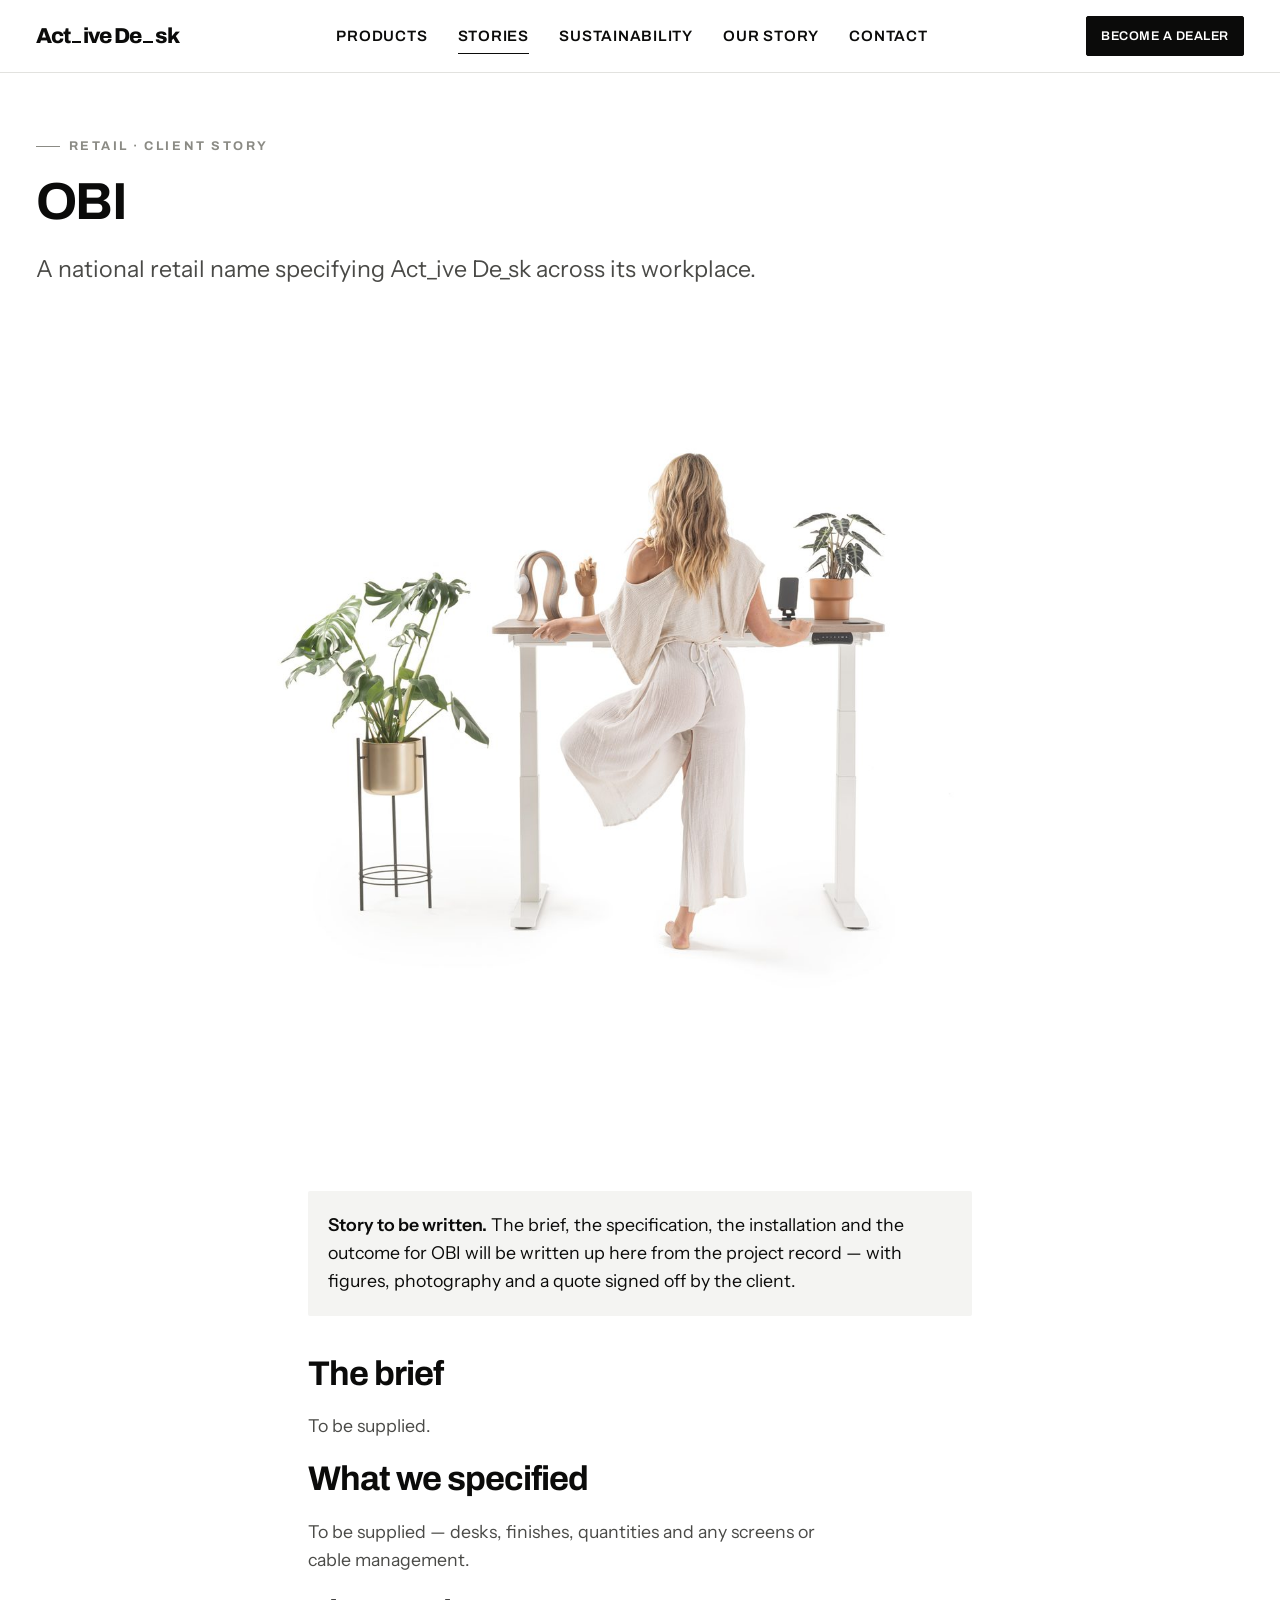
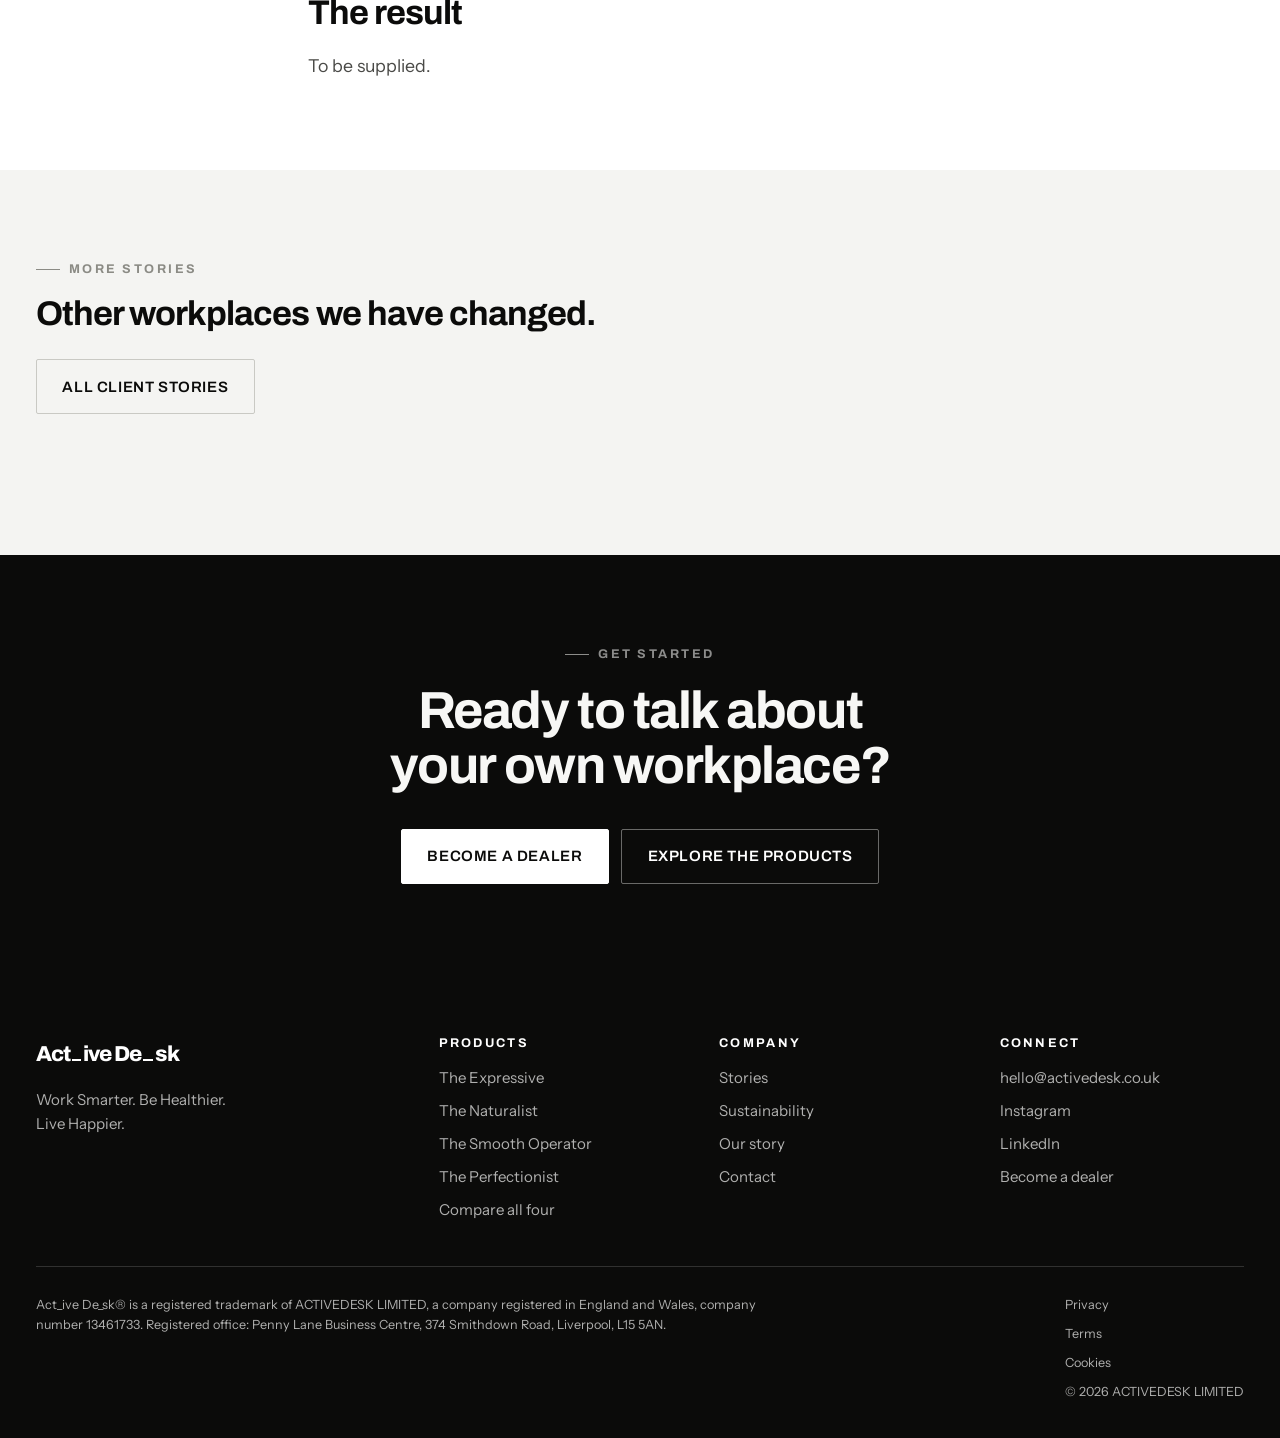
<file: stories/obi.html>
<!doctype html>
<html lang="en-GB">
<head>
<meta charset="utf-8">
<meta name="viewport" content="width=device-width, initial-scale=1">
<title>OBI | Client story | Act_ive De_sk®</title>
<meta name="description" content="How OBI specified Act_ive De_sk sit stand desks across its workplace.">
<meta name="robots" content="noindex, nofollow">
<meta property="og:title" content="OBI | Client story | Act_ive De_sk®">
<meta property="og:description" content="How OBI specified Act_ive De_sk sit stand desks across its workplace.">
<meta property="og:type" content="website">
<meta property="og:locale" content="en_GB">
<meta name="theme-color" content="#ffffff">
<link rel="icon" href="/favicon.svg" type="image/svg+xml">
<link rel="preconnect" href="https://fonts.googleapis.com">
<link rel="preconnect" href="https://fonts.gstatic.com" crossorigin>
<link rel="stylesheet" href="https://fonts.googleapis.com/css2?family=Archivo:wght@400;600;700;800&family=Instrument+Sans:wght@400;500;600&display=swap">
<link rel="stylesheet" href="/assets/css/site.css">
</head>
<body>
<a class="skip-link" href="#main">Skip to content</a>
<div class="progress" data-progress aria-hidden="true"></div>
<header class="nav is-solid" data-nav>
  <div class="shell shell--wide nav__inner">
    <a class="wordmark" href="/" aria-label="Act_ive De_sk home">Act<span class="wordmark__rule" aria-hidden="true"></span>ive De<span class="wordmark__rule" aria-hidden="true"></span>sk</a>
    <nav class="nav__links" aria-label="Primary"><a class="nav__link" href="/products">Products</a><a class="nav__link" href="/stories" aria-current="page">Stories</a><a class="nav__link" href="/sustainability">Sustainability</a><a class="nav__link" href="/story">Our Story</a><a class="nav__link" href="/contact">Contact</a></nav>
    <div class="nav__actions">
      <a class="btn btn--sm nav__cta" href="/contact#dealer" data-event="dealer_enquiry">Become a dealer</a>
      <button class="menu-btn" type="button" data-menu aria-expanded="false" aria-controls="drawer" aria-label="Menu">
        <span></span><span></span><span></span>
      </button>
    </div>
  </div>
</header>
<div class="drawer" id="drawer" data-drawer>
  <a href="/products">Products</a>
  <div class="drawer__sub"><a href="/products/the-expressive">A_1 · The Expressive</a><a href="/products/the-naturalist">A_2 · The Naturalist</a><a href="/products/the-smooth-operator">A_3 · The Smooth Operator</a><a href="/products/the-perfectionist">A_4 · The Perfectionist</a></div>
  <a href="/stories">Stories</a><a href="/sustainability">Sustainability</a><a href="/story">Our Story</a><a href="/contact">Contact</a>
  <div class="drawer__foot"><a class="btn" href="/contact#dealer">Become a dealer</a></div>
</div>
<main id="main">
<section class="pagehead">
  <div class="shell shell--wide">
    <p class="eyebrow">Retail · Client story</p>
    <h1 class="pagehead__title">OBI</h1>
    <p class="pagehead__lede">A national retail name specifying Act_ive De_sk across its workplace.</p>
  </div>
</section>

<section class="section section--tight">
  <div class="shell shell--wide reveal">
    <figure class="figure figure--ash"><img src="/assets/img/gallery-02.jpg" alt="OBI workplace installation" class="" loading="eager" decoding="async"></figure>
  </div>
</section>

<section class="section">
  <div class="shell shell--narrow">
    <div class="prose reveal">
      <p style="padding:1.25rem;background:var(--ash);border-radius:var(--radius);color:var(--ink)">
        <strong>Story to be written.</strong> The brief, the specification, the installation and the
        outcome for OBI will be written up here from the project record — with figures,
        photography and a quote signed off by the client.</p>
      <h2 style="font-size:var(--step-2);margin-top:2.5rem">The brief</h2>
      <p>To be supplied.</p>
      <h2 style="font-size:var(--step-2)">What we specified</h2>
      <p>To be supplied — desks, finishes, quantities and any screens or cable management.</p>
      <h2 style="font-size:var(--step-2)">The result</h2>
      <p>To be supplied.</p>
    </div>
  </div>
</section>

<section class="section section--ash">
  <div class="shell shell--wide">
    <div class="section__head reveal"><p class="eyebrow">More stories</p>
      <h2 class="section__title">Other workplaces we have changed.</h2>
      <p style="margin-top:1.75rem"><a class="btn btn--ghost" href="/stories">All client stories</a></p></div>
  </div>
</section>

<section class="section section--ink">
  <div class="shell cta reveal">
    <p class="eyebrow eyebrow--centre">Get started</p>
    <h2 class="cta__title" style="margin-top:1.25rem">Ready to talk about your own workplace?</h2>
    <div class="cta__actions">
      <a class="btn btn--invert" href="/contact#dealer" data-event="dealer_enquiry">Become a dealer</a>
      <a class="btn btn--ghost-invert" href="/products">Explore the products</a>
    </div>
  </div>
</section>
</main>
<footer class="footer">
  <div class="shell shell--wide">
    <div class="footer__grid">
      <div class="footer__brand">
        <span class="wordmark ">Act<span class="wordmark__rule" aria-hidden="true"></span>ive De<span class="wordmark__rule" aria-hidden="true"></span>sk</span>
        <p style="margin-top:1rem;max-width:24ch">Work Smarter. Be Healthier. Live Happier.</p>
      </div>
      <div><h2>Products</h2><ul><li><a href="/products/the-expressive">The Expressive</a></li><li><a href="/products/the-naturalist">The Naturalist</a></li><li><a href="/products/the-smooth-operator">The Smooth Operator</a></li><li><a href="/products/the-perfectionist">The Perfectionist</a></li><li><a href="/products">Compare all four</a></li></ul></div>
      <div><h2>Company</h2><ul>
        <li><a href="/stories">Stories</a></li>
        <li><a href="/sustainability">Sustainability</a></li>
        <li><a href="/story">Our story</a></li>
        <li><a href="/contact">Contact</a></li>
      </ul></div>
      <div><h2>Connect</h2><ul>
        <li><a href="mailto:hello@activedesk.co.uk">hello@activedesk.co.uk</a></li>
        <li><a href="https://www.instagram.com/activedesk.co.uk/" rel="noopener">Instagram</a></li>
        <li><a href="https://uk.linkedin.com/company/active-desk-ltd" rel="noopener">LinkedIn</a></li>
        <li><a href="/contact#dealer">Become a dealer</a></li>
      </ul></div>
    </div>
    <div class="footer__legal">
      <p class="footer__reg">Act_ive De_sk® is a registered trademark of ACTIVEDESK LIMITED, a company
        registered in England and Wales, company number 13461733. Registered office: Penny Lane Business Centre, 374 Smithdown Road, Liverpool, L15 5AN.</p>
      <ul class="footer__links">
        <li><a href="/privacy">Privacy</a></li>
        <li><a href="/terms">Terms</a></li>
        <li><a href="/cookies">Cookies</a></li>
        <li>&copy; <span data-year>2026</span> ACTIVEDESK LIMITED</li>
      </ul>
    </div>
  </div>
</footer>
<script src="/assets/js/site.js" defer></script>
</body>
</html>
</file>
<file: assets/css/site.css>
/* ==========================================================================
   Act_ive De_sk — studioPalmes rebuild
   Monochrome system. Tokens, then components in page order.
   ========================================================================== */

:root {
  --paper: #ffffff;
  --ash: #f4f4f2;
  --ash-deep: #e9e9e6;
  --line: #e2e2df;
  --line-strong: #c9c9c4;
  --ink: #0b0b0a;
  --ink-2: #4a4a47;
  --ink-3: #8b8b85;
  --invert-ink: #f7f7f5;

  --font-display: "Archivo", "Helvetica Neue", Arial, sans-serif;
  --font-body: "Instrument Sans", "Helvetica Neue", Arial, sans-serif;

  --step--2: clamp(0.72rem, 0.7rem + 0.12vw, 0.79rem);
  --step--1: clamp(0.83rem, 0.79rem + 0.2vw, 0.94rem);
  --step-0: clamp(1rem, 0.96rem + 0.22vw, 1.11rem);
  --step-1: clamp(1.18rem, 1.07rem + 0.5vw, 1.45rem);
  --step-2: clamp(1.5rem, 1.26rem + 1.1vw, 2.25rem);
  --step-3: clamp(1.95rem, 1.5rem + 2.2vw, 3.4rem);
  --step-4: clamp(2.4rem, 1.5rem + 4.4vw, 5.4rem);

  --gutter: clamp(1.15rem, 0.8rem + 1.8vw, 2.5rem);
  --measure: 58ch;
  --shell: 75rem;
  --shell-wide: 90rem;

  --ease-out: cubic-bezier(0.22, 1, 0.36, 1);
  --ease-rise: cubic-bezier(0.65, 0, 0.35, 1);

  --radius: 2px;
  --nav-h: 4.5rem;
  --p: 0;
}

*, *::before, *::after { box-sizing: border-box; }
html { -webkit-text-size-adjust: 100%; scroll-behavior: smooth; scroll-padding-top: var(--nav-h); }

body {
  margin: 0;
  background: var(--paper);
  color: var(--ink);
  font-family: var(--font-body);
  font-size: var(--step-0);
  line-height: 1.6;
  -webkit-font-smoothing: antialiased;
  overflow-x: hidden;
}
body.is-locked { overflow: hidden; }

img, svg, video { max-width: 100%; height: auto; display: block; }

h1, h2, h3, h4 {
  font-family: var(--font-display);
  font-weight: 700; line-height: 1.04; letter-spacing: -0.028em;
  margin: 0; text-wrap: balance;
}
p { margin: 0; text-wrap: pretty; }
a { color: inherit; }
:focus-visible { outline: 2px solid var(--ink); outline-offset: 3px; }

.shell { width: 100%; max-width: var(--shell); margin-inline: auto; padding-inline: var(--gutter); }
.shell--wide { max-width: var(--shell-wide); }
.shell--narrow { max-width: 46rem; }

.skip-link { position: absolute; left: -9999px; top: 0; z-index: 200; background: var(--ink); color: var(--paper); padding: 0.75rem 1.25rem; }
.skip-link:focus { left: 0; }
.vh { position: absolute; width: 1px; height: 1px; padding: 0; margin: -1px; overflow: hidden; clip: rect(0 0 0 0); white-space: nowrap; border: 0; }

/* --- Wordmark ------------------------------------------------------------- */
.wordmark {
  font-family: var(--font-display); font-weight: 800; letter-spacing: -0.05em;
  font-size: 1.35rem; display: inline-flex; align-items: baseline; gap: 0.08em;
  text-decoration: none; white-space: nowrap; color: inherit;
}
.wordmark__rule {
  display: inline-block; width: 0.44em; height: 0.08em; background: currentColor;
  margin-inline: 0.02em; transform-origin: center bottom;
  animation: underscore-idle 3.6s var(--ease-rise) infinite;
}
.wordmark__rule:last-of-type { animation-delay: -1.8s; }
@keyframes underscore-idle { 0%,100% { transform: translateY(0); } 50% { transform: translateY(-0.6em); } }
body.is-rising .wordmark__rule { animation: none; transform: translateY(calc(-0.6em * var(--p))); }
body.is-rising .wordmark__rule:last-of-type { transform: translateY(calc(-0.6em * (1 - var(--p)))); }

/* --- Buttons -------------------------------------------------------------- */
.btn {
  display: inline-flex; align-items: center; justify-content: center; gap: 0.6em;
  font-family: var(--font-display); font-weight: 600; font-size: var(--step--1);
  letter-spacing: 0.04em; text-transform: uppercase; text-decoration: none;
  padding: 0.95em 1.7em; border-radius: var(--radius); border: 1px solid var(--ink);
  background: var(--ink); color: var(--paper); cursor: pointer;
  transition: background-color 0.28s var(--ease-out), color 0.28s var(--ease-out), transform 0.28s var(--ease-out);
}
.btn:hover { background: var(--paper); color: var(--ink); transform: translateY(-2px); }
.btn--ghost { background: transparent; color: var(--ink); border-color: var(--line-strong); }
.btn--ghost:hover { background: var(--ink); color: var(--paper); border-color: var(--ink); }
.btn--invert { background: var(--paper); color: var(--ink); border-color: var(--paper); }
.btn--invert:hover { background: transparent; color: var(--paper); }
.btn--ghost-invert { background: transparent; color: var(--paper); border-color: rgba(247,247,245,0.4); }
.btn--ghost-invert:hover { background: var(--paper); color: var(--ink); border-color: var(--paper); }
.btn--sm { padding: 0.7em 1.15em; font-size: var(--step--2); }

/* --- Eyebrow / rule ------------------------------------------------------- */
.eyebrow {
  font-family: var(--font-display); font-size: var(--step--2); font-weight: 700;
  letter-spacing: 0.2em; text-transform: uppercase; color: var(--ink-3);
  display: flex; align-items: center; gap: 0.7em;
}
.eyebrow::before { content: ""; width: 1.5rem; height: 1px; background: currentColor; flex: none; }
.eyebrow--centre { justify-content: center; }
.sku {
  font-family: var(--font-display); font-weight: 700; font-size: var(--step--2);
  letter-spacing: 0.18em; text-transform: uppercase; color: var(--ink-3);
}

/* --- Progress + nav ------------------------------------------------------- */
.progress { position: fixed; top: 0; left: 0; height: 2px; width: 100%; background: var(--ink); transform-origin: 0 50%; transform: scaleX(var(--sp,0)); z-index: 60; }

.nav { position: fixed; top: 0; left: 0; right: 0; z-index: 55; transition: background-color 0.3s var(--ease-out), box-shadow 0.3s var(--ease-out); }
.nav__inner { display: flex; align-items: center; justify-content: space-between; gap: 1rem; height: var(--nav-h); }
.nav.is-scrolled, .nav.is-solid { background: rgba(255,255,255,0.94); backdrop-filter: blur(14px); box-shadow: 0 1px 0 var(--line); }
.nav__links { display: none; align-items: center; gap: 1.9rem; }
@media (min-width: 64rem) { .nav__links { display: flex; } }
.nav__link {
  font-family: var(--font-display); font-size: var(--step--1); font-weight: 600;
  letter-spacing: 0.05em; text-transform: uppercase; text-decoration: none;
  position: relative; padding-block: 0.4rem; white-space: nowrap;
}
.nav__link::after { content: ""; position: absolute; left: 0; bottom: 0; height: 1px; width: 100%; background: currentColor; transform: scaleX(0); transform-origin: 0 50%; transition: transform 0.3s var(--ease-out); }
.nav__link:hover::after, .nav__link[aria-current="page"]::after { transform: scaleX(1); }
.nav__actions { display: flex; align-items: center; gap: 0.75rem; }
.nav__cta { display: none; }
@media (min-width: 48rem) { .nav__cta { display: inline-flex; } }

/* Menu button + drawer */
.menu-btn {
  display: inline-flex; flex-direction: column; justify-content: center; gap: 5px;
  width: 2.75rem; height: 2.75rem; padding: 0 0.6rem; background: none;
  border: 1px solid var(--line-strong); border-radius: var(--radius); cursor: pointer;
}
@media (min-width: 64rem) { .menu-btn { display: none; } }
.menu-btn span { display: block; height: 1.5px; width: 100%; background: var(--ink); transition: transform 0.3s var(--ease-out), opacity 0.2s; }
.menu-btn[aria-expanded="true"] span:nth-child(1) { transform: translateY(6.5px) rotate(45deg); }
.menu-btn[aria-expanded="true"] span:nth-child(2) { opacity: 0; }
.menu-btn[aria-expanded="true"] span:nth-child(3) { transform: translateY(-6.5px) rotate(-45deg); }

.drawer {
  position: fixed; inset: var(--nav-h) 0 0; background: var(--paper); z-index: 54;
  padding: 2rem var(--gutter) 3rem; overflow-y: auto;
  transform: translateY(-8px); opacity: 0; visibility: hidden;
  transition: opacity 0.3s var(--ease-out), transform 0.3s var(--ease-out), visibility 0.3s;
}
.drawer.is-open { opacity: 1; transform: none; visibility: visible; }
@media (min-width: 64rem) { .drawer { display: none; } }
.drawer a { display: block; text-decoration: none; font-family: var(--font-display); font-weight: 700; font-size: var(--step-2); letter-spacing: -0.02em; padding-block: 0.55rem; }
.drawer .drawer__sub a { font-size: var(--step-0); font-weight: 600; color: var(--ink-2); letter-spacing: 0; padding-block: 0.4rem; }
.drawer__sub { padding-left: 1rem; border-left: 1px solid var(--line); margin: 0.5rem 0 1.25rem; }
.drawer__foot { margin-top: 2rem; padding-top: 2rem; border-top: 1px solid var(--line); }

/* --- Hero ----------------------------------------------------------------- */
.hero { padding-top: calc(var(--nav-h) + clamp(2rem,5vw,4rem)); padding-bottom: clamp(3rem,6vw,5rem); }
.hero__grid { display: grid; gap: clamp(2rem,4vw,3.5rem); align-items: center; }
@media (min-width: 60rem) { .hero__grid { grid-template-columns: 1.02fr 0.98fr; } }
.hero__title { font-size: var(--step-4); font-weight: 800; margin-block: 1.4rem 0; }
.hero__title span { display: block; }
.hero__lede { font-size: var(--step-1); color: var(--ink-2); max-width: 44ch; margin-top: 1.6rem; line-height: 1.45; }
.hero__actions { display: flex; flex-wrap: wrap; gap: 0.75rem; margin-top: 2.25rem; }
.hero__media img { width: 100%; }

/* --- Page header ---------------------------------------------------------- */
.pagehead { padding-top: calc(var(--nav-h) + clamp(2.5rem,5vw,4.5rem)); padding-bottom: clamp(2rem,4vw,3.5rem); }
.pagehead__title { font-size: var(--step-3); margin-top: 1.2rem; max-width: 18ch; }
.pagehead__lede { color: var(--ink-2); font-size: var(--step-1); max-width: 52ch; margin-top: 1.4rem; line-height: 1.5; }

/* --- Sections ------------------------------------------------------------- */
.section { padding-block: clamp(3.5rem, 7vw, 6.5rem); }
.section--tight { padding-block: clamp(2.5rem, 4vw, 3.5rem); }
.section--ash { background: var(--ash); }
.section--ink { background: var(--ink); color: var(--invert-ink); }
.section--ink .eyebrow { color: rgba(247,247,245,0.55); }
.section--ink p { color: rgba(247,247,245,0.74); }
.section--ink .btn--ghost { color: var(--paper); border-color: rgba(247,247,245,0.4); }
.section--ink .btn--ghost:hover { background: var(--paper); color: var(--ink); }
.section__head { max-width: var(--measure); margin-bottom: clamp(2rem,4vw,3.25rem); }
.section__head--centre { margin-inline: auto; text-align: center; }
.section__title { font-size: var(--step-2); margin-top: 1rem; }
.section__lede { color: var(--ink-2); font-size: var(--step-1); line-height: 1.5; margin-top: 1.2rem; }
.section--ink .section__lede { color: rgba(247,247,245,0.74); }
.prose > * + * { margin-top: 1.3rem; }
.prose p { color: var(--ink-2); }
.section--ink .prose p { color: rgba(247,247,245,0.74); }
.prose strong { color: inherit; font-weight: 600; }

/* --- Split ---------------------------------------------------------------- */
.split { display: grid; gap: clamp(2rem,4.5vw,4rem); align-items: center; }
@media (min-width: 56rem) { .split { grid-template-columns: 1fr 1fr; } }
@media (min-width: 56rem) { .split--flip .split__media { order: 2; } }

/* Grid and flex children default to min-width:auto, which lets wide children
   (notably the spec tables) push the page wider than the viewport. */
.split > *, .cards > *, .rise__grid > *, .hero__grid > *, .footer__grid > *,
.trustbar__grid > *, .rail > * { min-width: 0; }
.tablewrap { max-width: 100%; }

/* --- Trust bar ------------------------------------------------------------ */
.trustbar { border-block: 1px solid var(--line); background: var(--paper); }
.trustbar__grid { display: grid; gap: 0; grid-template-columns: repeat(2, 1fr); }
@media (min-width: 56rem) { .trustbar__grid { grid-template-columns: repeat(4, 1fr); } }
.trustbar__item { padding: clamp(1.5rem,3vw,2.25rem) 1rem; text-align: center; border-right: 1px solid var(--line); border-bottom: 1px solid var(--line); }
.trustbar__item:nth-child(2n) { border-right: 0; }
@media (min-width: 56rem) { .trustbar__item { border-bottom: 0; } .trustbar__item:nth-child(2n) { border-right: 1px solid var(--line); } .trustbar__item:last-child { border-right: 0; } }
.trustbar__num { font-family: var(--font-display); font-weight: 800; font-size: var(--step-2); letter-spacing: -0.03em; line-height: 1; font-variant-numeric: tabular-nums; }
.trustbar__label { font-size: var(--step--2); color: var(--ink-3); margin-top: 0.5rem; letter-spacing: 0.08em; text-transform: uppercase; }

/* --- Logo marquee --------------------------------------------------------- */
.marquee { overflow: hidden; padding-block: clamp(1.75rem,3vw,2.5rem); -webkit-mask-image: linear-gradient(90deg, transparent, #000 8%, #000 92%, transparent); mask-image: linear-gradient(90deg, transparent, #000 8%, #000 92%, transparent); }
.marquee__track { display: flex; gap: clamp(2rem,5vw,4.5rem); width: max-content; animation: marquee 38s linear infinite; align-items: center; }
.marquee:hover .marquee__track { animation-play-state: paused; }
@keyframes marquee { from { transform: translateX(0); } to { transform: translateX(-50%); } }
.logo-chip { font-family: var(--font-display); font-weight: 700; font-size: clamp(1.1rem,2vw,1.6rem); letter-spacing: 0.04em; color: var(--ink); white-space: nowrap; opacity: 0.75; }
.logo-chip--placeholder { color: var(--ink-3); border: 1px dashed var(--line-strong); border-radius: var(--radius); padding: 0.5rem 1.1rem; font-size: var(--step--1); letter-spacing: 0.12em; text-transform: uppercase; font-weight: 600; opacity: 1; }

/* --- Cards ---------------------------------------------------------------- */
.cards { display: grid; gap: clamp(1rem,2vw,1.5rem); }
.cards--2 { grid-template-columns: 1fr; }
@media (min-width: 48rem) { .cards--2 { grid-template-columns: repeat(2,1fr); } }
.cards--3 { grid-template-columns: 1fr; }
@media (min-width: 44rem) { .cards--3 { grid-template-columns: repeat(2,1fr); } }
@media (min-width: 68rem) { .cards--3 { grid-template-columns: repeat(3,1fr); } }
.cards--4 { grid-template-columns: 1fr; }
@media (min-width: 40rem) { .cards--4 { grid-template-columns: repeat(2,1fr); } }
@media (min-width: 72rem) { .cards--4 { grid-template-columns: repeat(4,1fr); } }

.card { display: flex; flex-direction: column; text-decoration: none; background: var(--paper); border: 1px solid var(--line); border-radius: var(--radius); overflow: hidden; transition: border-color 0.3s var(--ease-out), transform 0.3s var(--ease-out); }
.card:hover { border-color: var(--ink); transform: translateY(-3px); }
.card__media { background: var(--ash); overflow: hidden; aspect-ratio: 4/3; }
.card__media img { width: 100%; height: 100%; object-fit: contain; transition: transform 0.5s var(--ease-out); }
.card:hover .card__media img { transform: scale(1.03); }
.card__body { padding: clamp(1.15rem,2vw,1.6rem); display: flex; flex-direction: column; gap: 0.6rem; flex: 1; }
.card__title { font-size: var(--step-1); }
.card__meta { font-size: var(--step--2); color: var(--ink-3); letter-spacing: 0.1em; text-transform: uppercase; font-family: var(--font-display); font-weight: 600; }
.card__text { color: var(--ink-2); font-size: var(--step--1); flex: 1; }
.card__more { font-family: var(--font-display); font-weight: 600; font-size: var(--step--1); letter-spacing: 0.04em; text-transform: uppercase; display: inline-flex; align-items: center; gap: 0.5em; margin-top: 0.35rem; }
.card__more::after { content: "→"; transition: transform 0.3s var(--ease-out); }
.card:hover .card__more::after { transform: translateX(4px); }
.card--placeholder { border-style: dashed; }
.card--placeholder .card__media { display: grid; place-items: center; color: var(--ink-3); font-size: var(--step--1); text-align: center; padding: 1rem; }

/* --- Figures -------------------------------------------------------------- */
.figure { margin: 0; }
.figure img { width: 100%; }
.figure--ash { background: var(--ash); border-radius: var(--radius); }
.figure figcaption { margin-top: 0.85rem; font-size: var(--step--2); color: var(--ink-3); letter-spacing: 0.04em; }
.figure--full img { width: 100%; }

/* --- Rise ----------------------------------------------------------------- */
.rise__track { height: 300vh; }
.rise__pin { position: sticky; top: 0; min-height: 100svh; display: flex; align-items: center; padding-block: var(--nav-h) 2rem; }
.rise__grid { display: grid; gap: clamp(1.5rem,4vw,3.5rem); align-items: center; width: 100%; }
@media (min-width: 60rem) { .rise__grid { grid-template-columns: 1fr 1fr; } }
.rise__stack { position: relative; aspect-ratio: 16/11; background: var(--ash); border-radius: var(--radius); overflow: hidden; }
.rise__stack img {
  width: 100%; height: 100%; object-fit: contain; padding: 4% 4% 7%;
  /* Scroll lifts the desk gently as the height read-out climbs. */
  transform: translateY(calc(3% - 6% * var(--p)));
}
.rise__readout { position: absolute; left: 1.25rem; bottom: 1.25rem; font-family: var(--font-display); font-weight: 700; font-size: var(--step-1); letter-spacing: -0.02em; font-variant-numeric: tabular-nums; }
.rise__readout span { font-size: var(--step--2); color: var(--ink-3); letter-spacing: 0.12em; text-transform: uppercase; display: block; font-weight: 600; }
.rise__stages { position: relative; }
@media (min-width: 60rem) { .rise__stages { min-height: 16rem; } }
@media (max-width: 59.99rem) { .rise__stages { display: grid; gap: 1.75rem; } }
@media (min-width: 60rem) {
  .rise__stage { position: absolute; inset: 0; opacity: 0; transform: translateY(12px); transition: opacity 0.45s var(--ease-out), transform 0.45s var(--ease-out); pointer-events: none; }
  .rise__stage.is-current { opacity: 1; transform: none; pointer-events: auto; }
}
.rise__title { font-size: var(--step-3); margin-block: 0.7rem 1rem; }
.rise__copy { color: var(--ink-2); font-size: var(--step-1); line-height: 1.45; max-width: 40ch; }

/* --- Spec table ----------------------------------------------------------- */
.tablewrap { overflow-x: auto; border: 1px solid var(--line); border-radius: var(--radius); }
table.spec { width: 100%; border-collapse: collapse; font-size: var(--step--1); min-width: 34rem; }
table.spec caption { text-align: left; padding: 1rem 1.15rem; font-family: var(--font-display); font-weight: 700; font-size: var(--step-0); border-bottom: 1px solid var(--line); }
table.spec th, table.spec td { text-align: left; padding: 0.85rem 1.15rem; border-bottom: 1px solid var(--line); vertical-align: top; }
table.spec tbody tr:last-child th, table.spec tbody tr:last-child td { border-bottom: 0; }
table.spec th[scope="row"] { font-weight: 600; color: var(--ink); width: 45%; }
table.spec td { color: var(--ink-2); }
table.spec thead th { background: var(--ash); font-family: var(--font-display); font-weight: 700; font-size: var(--step--2); letter-spacing: 0.08em; text-transform: uppercase; }

/* --- Decor list ----------------------------------------------------------- */
.decors { display: flex; flex-wrap: wrap; gap: 0.5rem; list-style: none; margin: 0; padding: 0; }
.decors li { font-family: var(--font-display); font-weight: 600; font-size: var(--step--2); letter-spacing: 0.08em; text-transform: uppercase; border: 1px solid var(--line-strong); border-radius: 999px; padding: 0.45rem 0.9rem; color: var(--ink-2); }

/* --- Rail (horizontal scroll) --------------------------------------------- */
.rail { display: grid; grid-auto-flow: column; grid-auto-columns: minmax(17rem, 22rem); gap: 1rem; overflow-x: auto; scroll-snap-type: x mandatory; padding-bottom: 1rem; scrollbar-width: thin; }
.rail > * { scroll-snap-align: start; }
.rail--wide { grid-auto-columns: minmax(20rem, 32rem); }

/* --- Quotes --------------------------------------------------------------- */
.quote { background: var(--paper); border: 1px solid var(--line); border-radius: var(--radius); padding: clamp(1.4rem,2.5vw,2rem); display: flex; flex-direction: column; gap: 1.1rem; height: 100%; }
.quote blockquote { margin: 0; font-size: var(--step-1); line-height: 1.45; }
.quote figcaption { font-family: var(--font-display); font-weight: 700; font-size: var(--step--1); letter-spacing: 0.04em; margin-top: auto; }
.quote figcaption span { display: block; color: var(--ink-3); font-weight: 400; font-size: var(--step--2); margin-top: 0.2rem; letter-spacing: 0.06em; text-transform: uppercase; }
.quote__mark { font-family: var(--font-display); font-weight: 800; font-size: 2.5rem; line-height: 0.6; color: var(--line-strong); }

/* --- Globe ---------------------------------------------------------------- */
.globe { width: min(22rem, 80%); aspect-ratio: 1; margin-inline: auto; position: relative; }
.globe__ring { position: absolute; inset: 0; border: 1px solid currentColor; border-radius: 50%; opacity: 0.75; }
.globe__lat { position: absolute; left: 0; right: 0; border-top: 1px solid currentColor; opacity: 0.32; }
.globe__lon { position: absolute; top: 0; bottom: 0; left: 50%; border-left: 1px solid currentColor; opacity: 0.32; border-radius: 50%; transform-origin: center; }
.globe__spin { position: absolute; inset: 0; animation: globe-spin 26s linear infinite; }
@keyframes globe-spin { from { transform: rotate(0deg); } to { transform: rotate(360deg); } }

/* --- CTA band ------------------------------------------------------------- */
.cta { text-align: center; }
.cta__title { font-size: var(--step-3); max-width: 20ch; margin-inline: auto; }
.cta__actions { display: flex; flex-wrap: wrap; gap: 0.75rem; justify-content: center; margin-top: 2.25rem; }

/* --- Forms ---------------------------------------------------------------- */
.field { display: grid; gap: 0.4rem; }
.field label { font-weight: 600; font-size: var(--step--1); }
.field input, .field select, .field textarea {
  width: 100%; padding: 0.85rem 1rem; border: 1px solid var(--line-strong);
  border-radius: var(--radius); background: var(--paper); font: inherit; color: inherit;
}
.field input:focus, .field select:focus, .field textarea:focus { border-color: var(--ink); outline: none; }
.form-grid { display: grid; gap: 1.1rem; }
@media (min-width: 40rem) { .form-grid--2 { grid-template-columns: 1fr 1fr; } .form-grid--2 .field--full { grid-column: 1 / -1; } }
.form-status { min-height: 1.5rem; font-size: var(--step--1); }

/* --- Footer --------------------------------------------------------------- */
.footer { background: var(--ink); color: rgba(247,247,245,0.7); padding-block: clamp(3rem,5vw,4.5rem) 2.25rem; font-size: var(--step--1); }
.footer a { color: rgba(247,247,245,0.7); text-decoration: none; }
.footer a:hover { color: var(--paper); }
.footer__grid { display: grid; gap: 2.25rem; }
@media (min-width: 44rem) { .footer__grid { grid-template-columns: repeat(2,1fr); } }
@media (min-width: 64rem) { .footer__grid { grid-template-columns: 1.5fr 1fr 1fr 1fr; } }
.footer__brand .wordmark { color: var(--paper); }
.footer h2 { font-family: var(--font-display); font-size: var(--step--2); font-weight: 700; letter-spacing: 0.18em; text-transform: uppercase; color: var(--paper); margin-bottom: 1rem; }
.footer ul { list-style: none; margin: 0; padding: 0; display: grid; gap: 0.55rem; }
.footer__legal { margin-top: 2.75rem; padding-top: 1.75rem; border-top: 1px solid rgba(247,247,245,0.16); display: grid; gap: 1rem; }
@media (min-width: 60rem) { .footer__legal { grid-template-columns: 1.6fr 1fr; align-items: start; } }
.footer__reg { line-height: 1.6; font-size: var(--step--2); }
.footer__links { display: flex; flex-wrap: wrap; gap: 0.6rem 1.4rem; list-style: none; margin: 0; padding: 0; font-size: var(--step--2); }
@media (min-width: 60rem) { .footer__links { justify-content: flex-end; } }

/* --- Reveals -------------------------------------------------------------- */
.reveal { opacity: 0; transform: translateY(26px); transition: opacity 0.8s var(--ease-out), transform 0.8s var(--ease-out); }
.reveal.is-visible { opacity: 1; transform: none; }
.reveal-group > * { opacity: 0; transform: translateY(26px); transition: opacity 0.8s var(--ease-out), transform 0.8s var(--ease-out); }
.reveal-group.is-visible > * { opacity: 1; transform: none; }
.reveal-group.is-visible > *:nth-child(2) { transition-delay: 0.08s; }
.reveal-group.is-visible > *:nth-child(3) { transition-delay: 0.16s; }
.reveal-group.is-visible > *:nth-child(4) { transition-delay: 0.24s; }

/* --- Reduced motion ------------------------------------------------------- */
@media (prefers-reduced-motion: reduce) {
  html { scroll-behavior: auto; }
  *, *::before, *::after { animation-duration: 0.01ms !important; animation-iteration-count: 1 !important; transition-duration: 0.01ms !important; }
  .reveal, .reveal-group > * { opacity: 1; transform: none; }
  :root { --p: 1; }
  .rise__track { height: auto; }
  .rise__pin { position: static; min-height: 0; padding-block: 3rem; }
  .rise__stage { position: static; opacity: 1; transform: none; pointer-events: auto; }
  .rise__stages { min-height: 0; display: grid; gap: 1.75rem; }
  .marquee__track { animation: none; }
}
</file>
